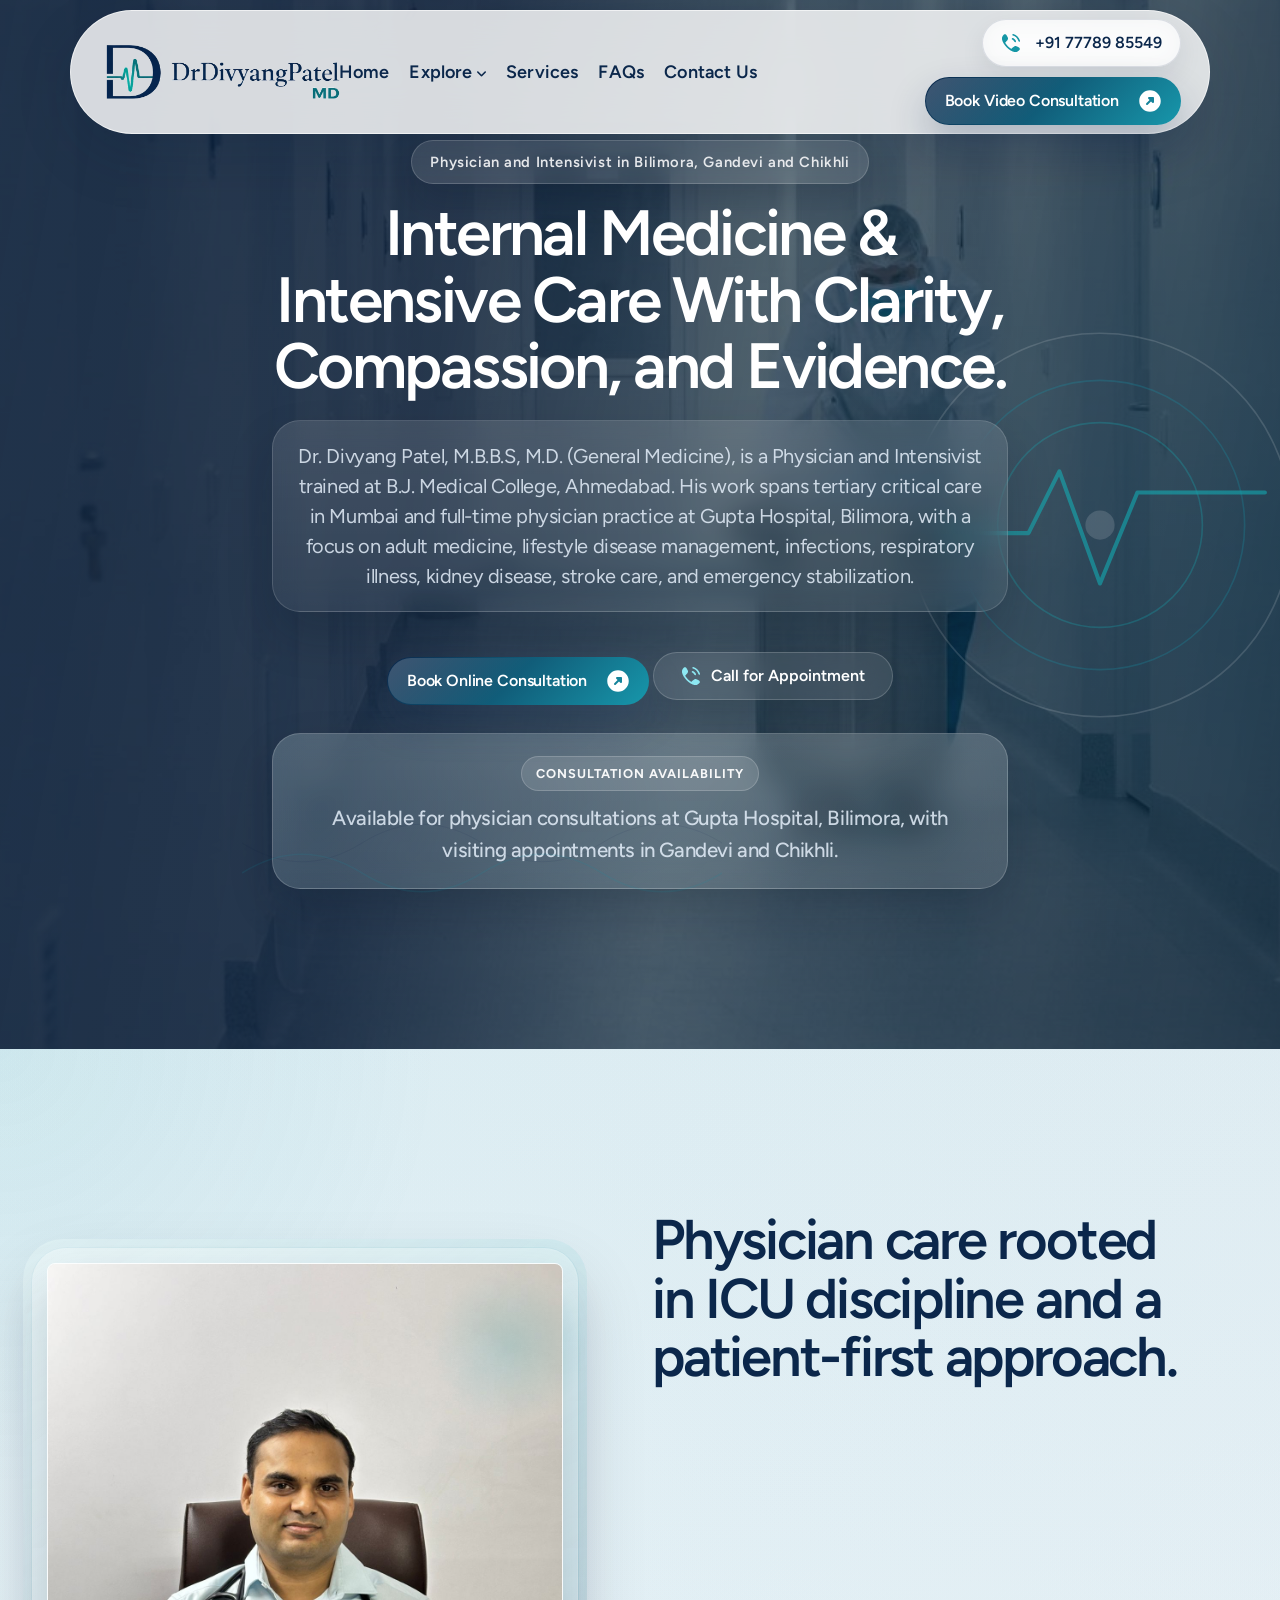
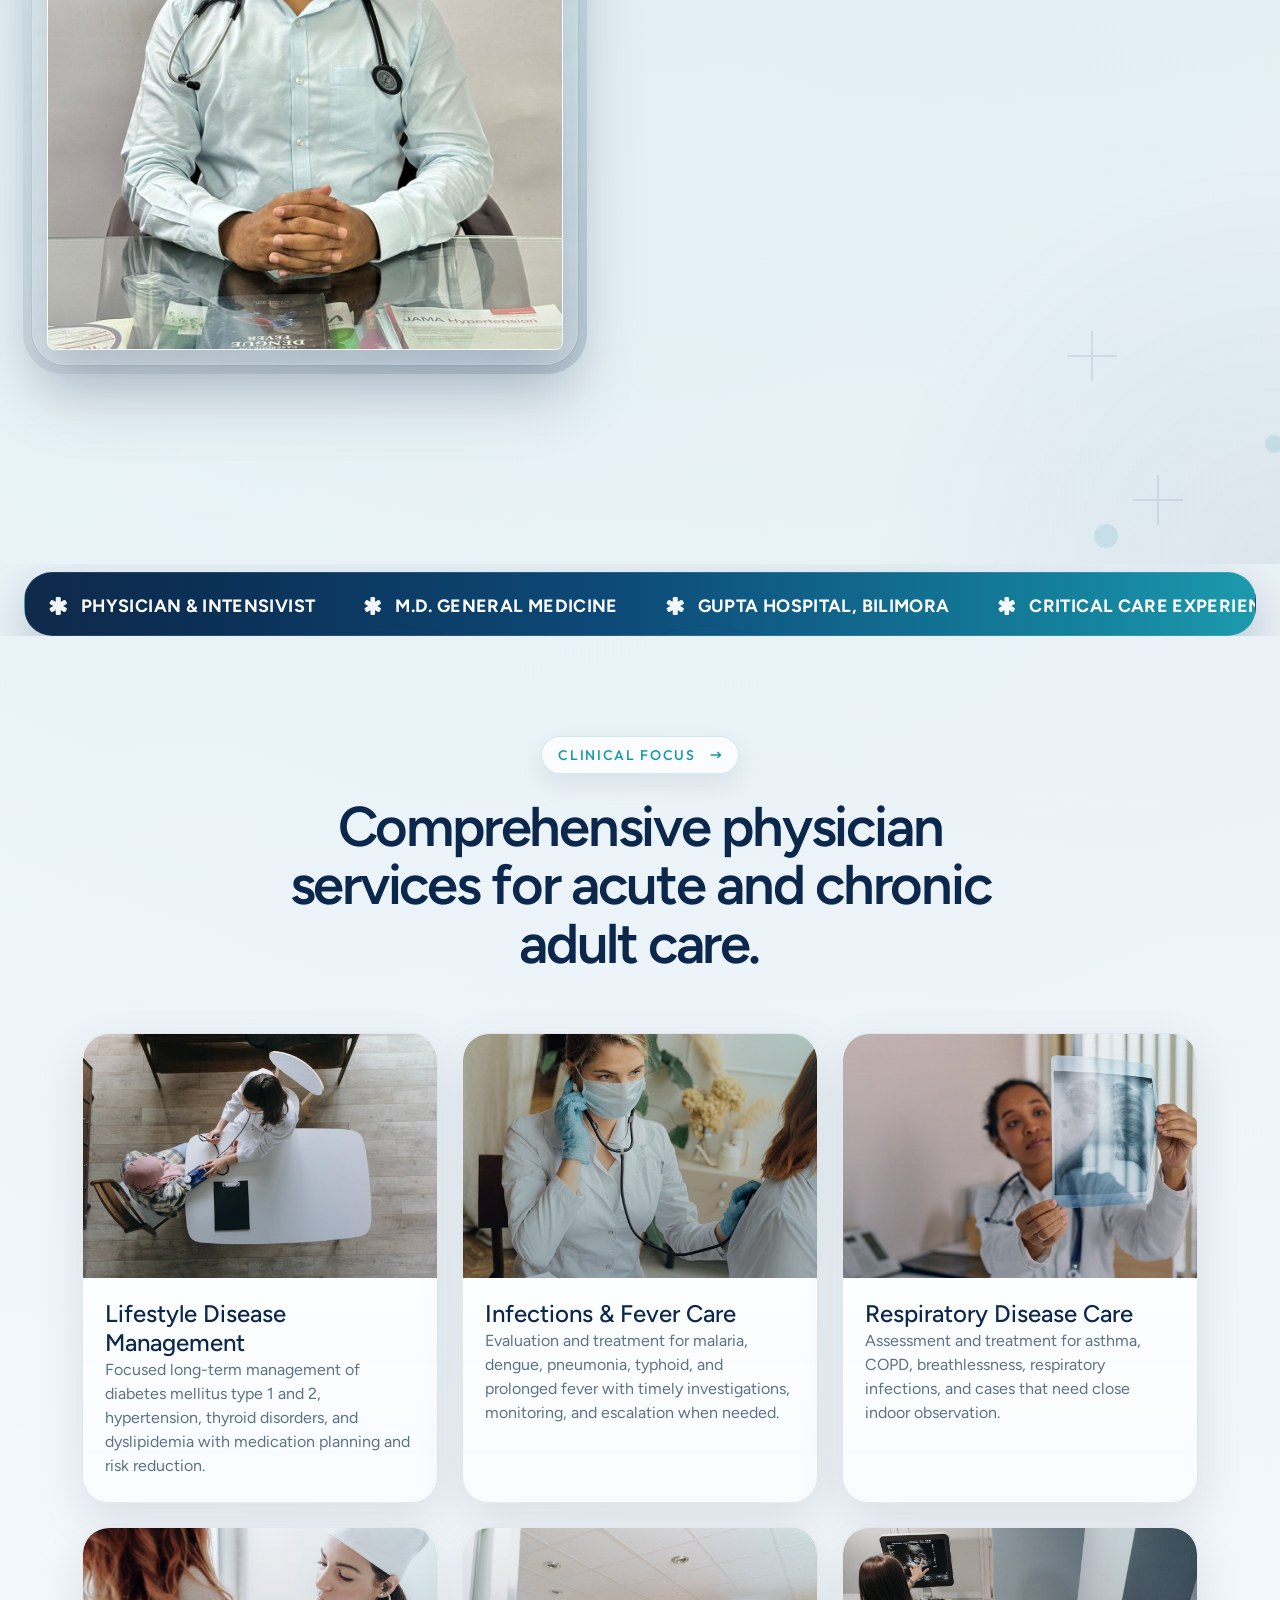
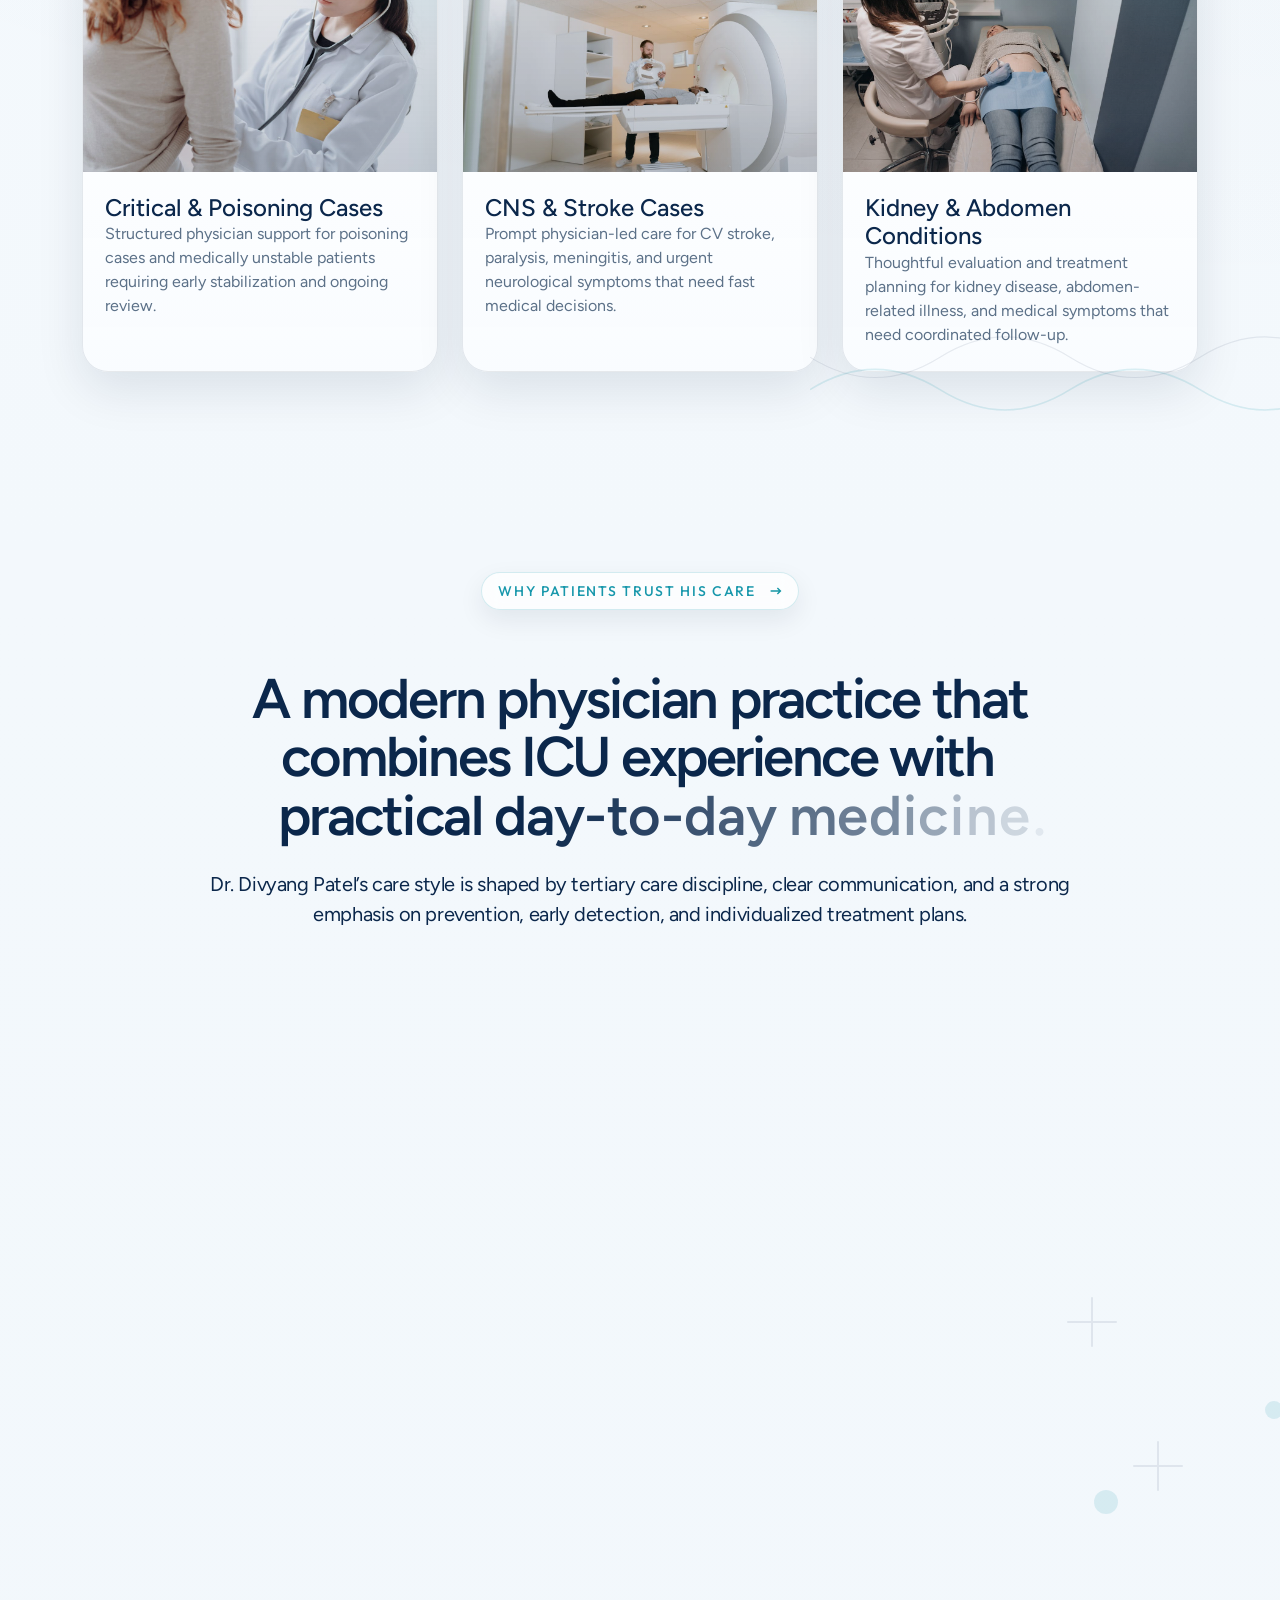
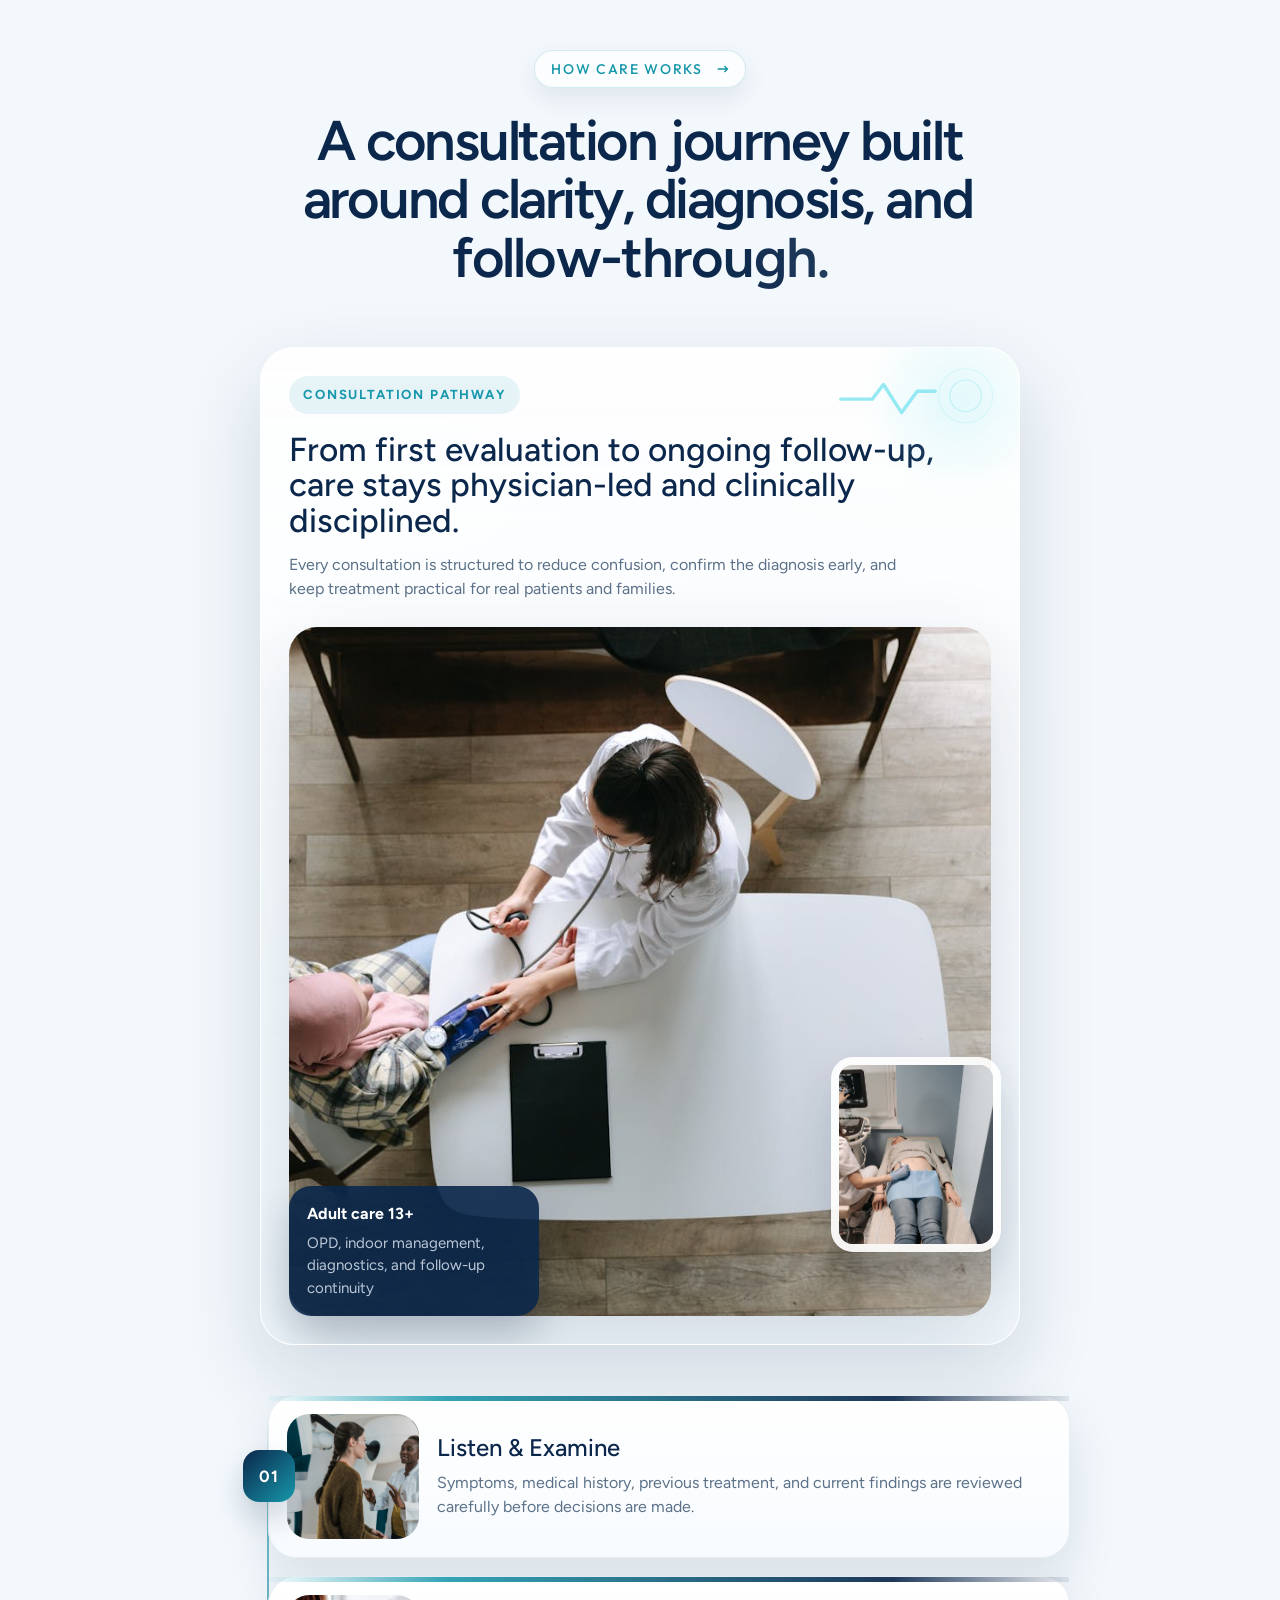
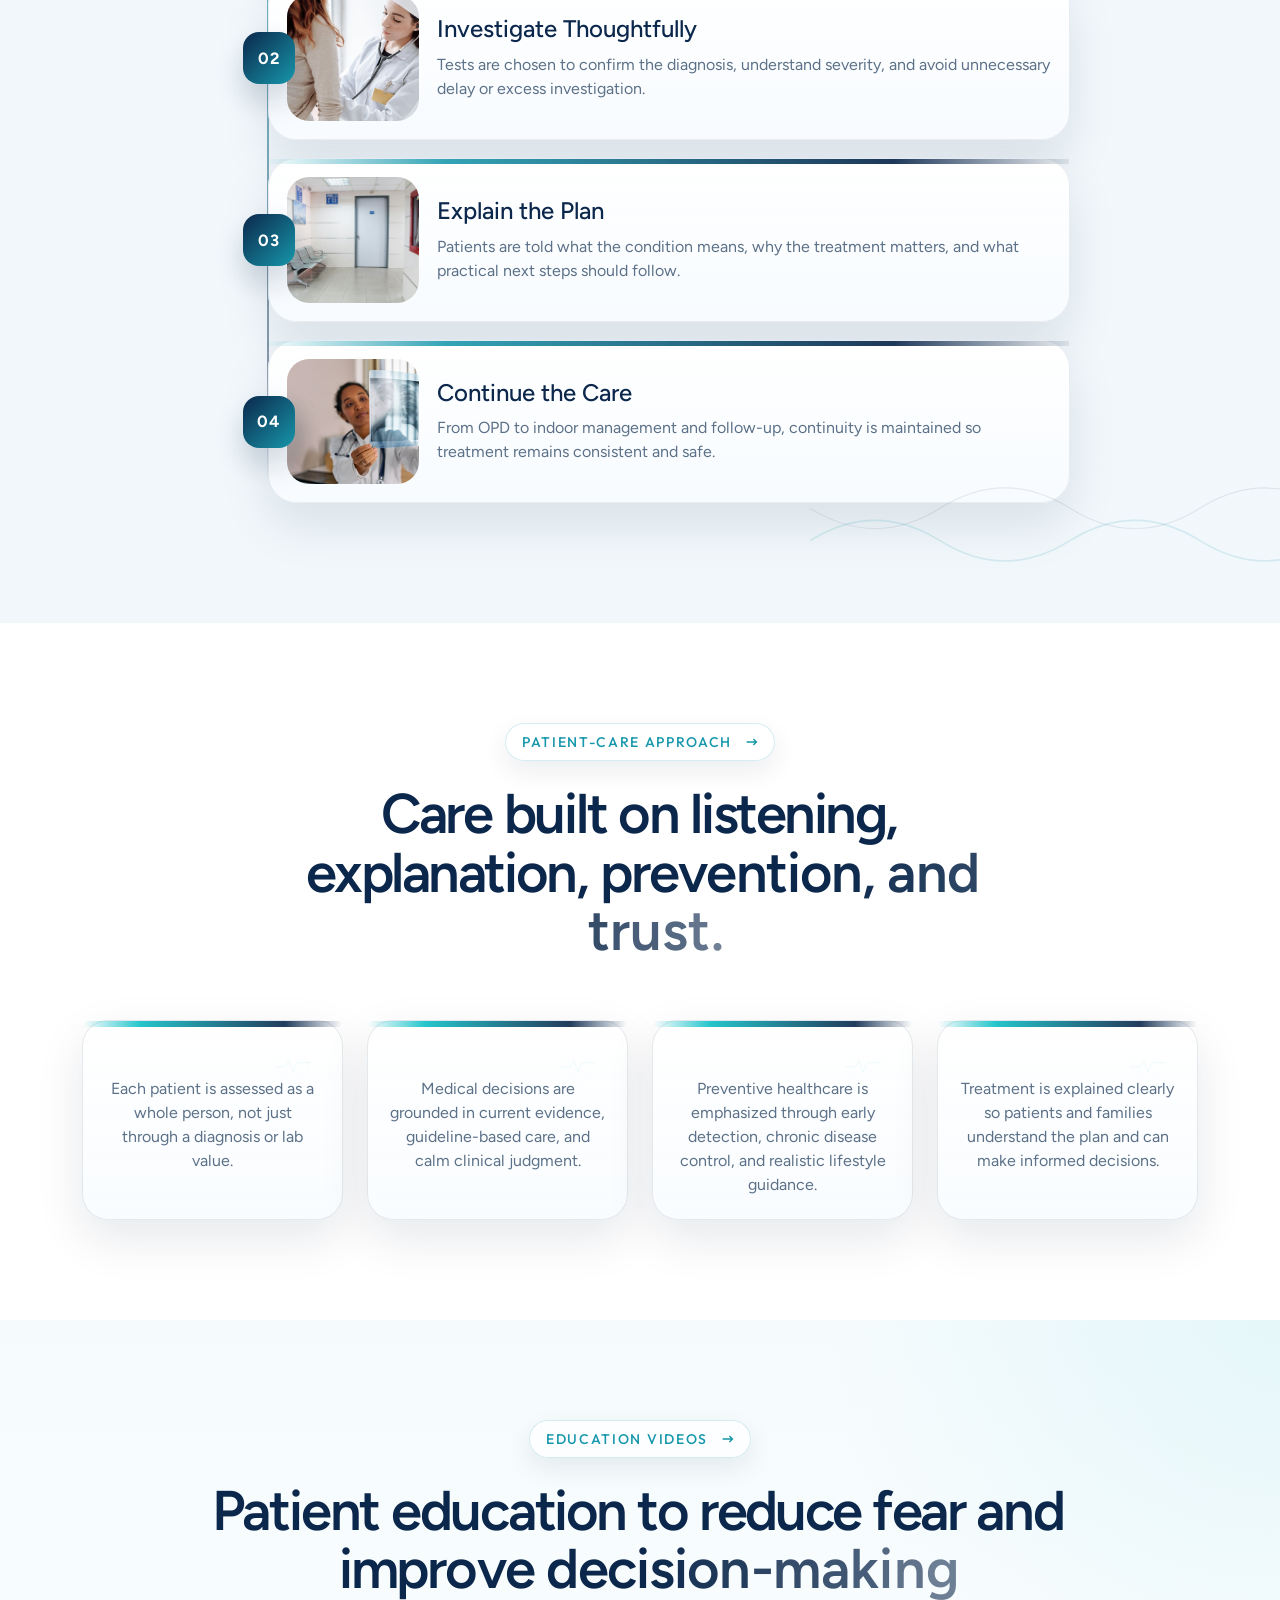
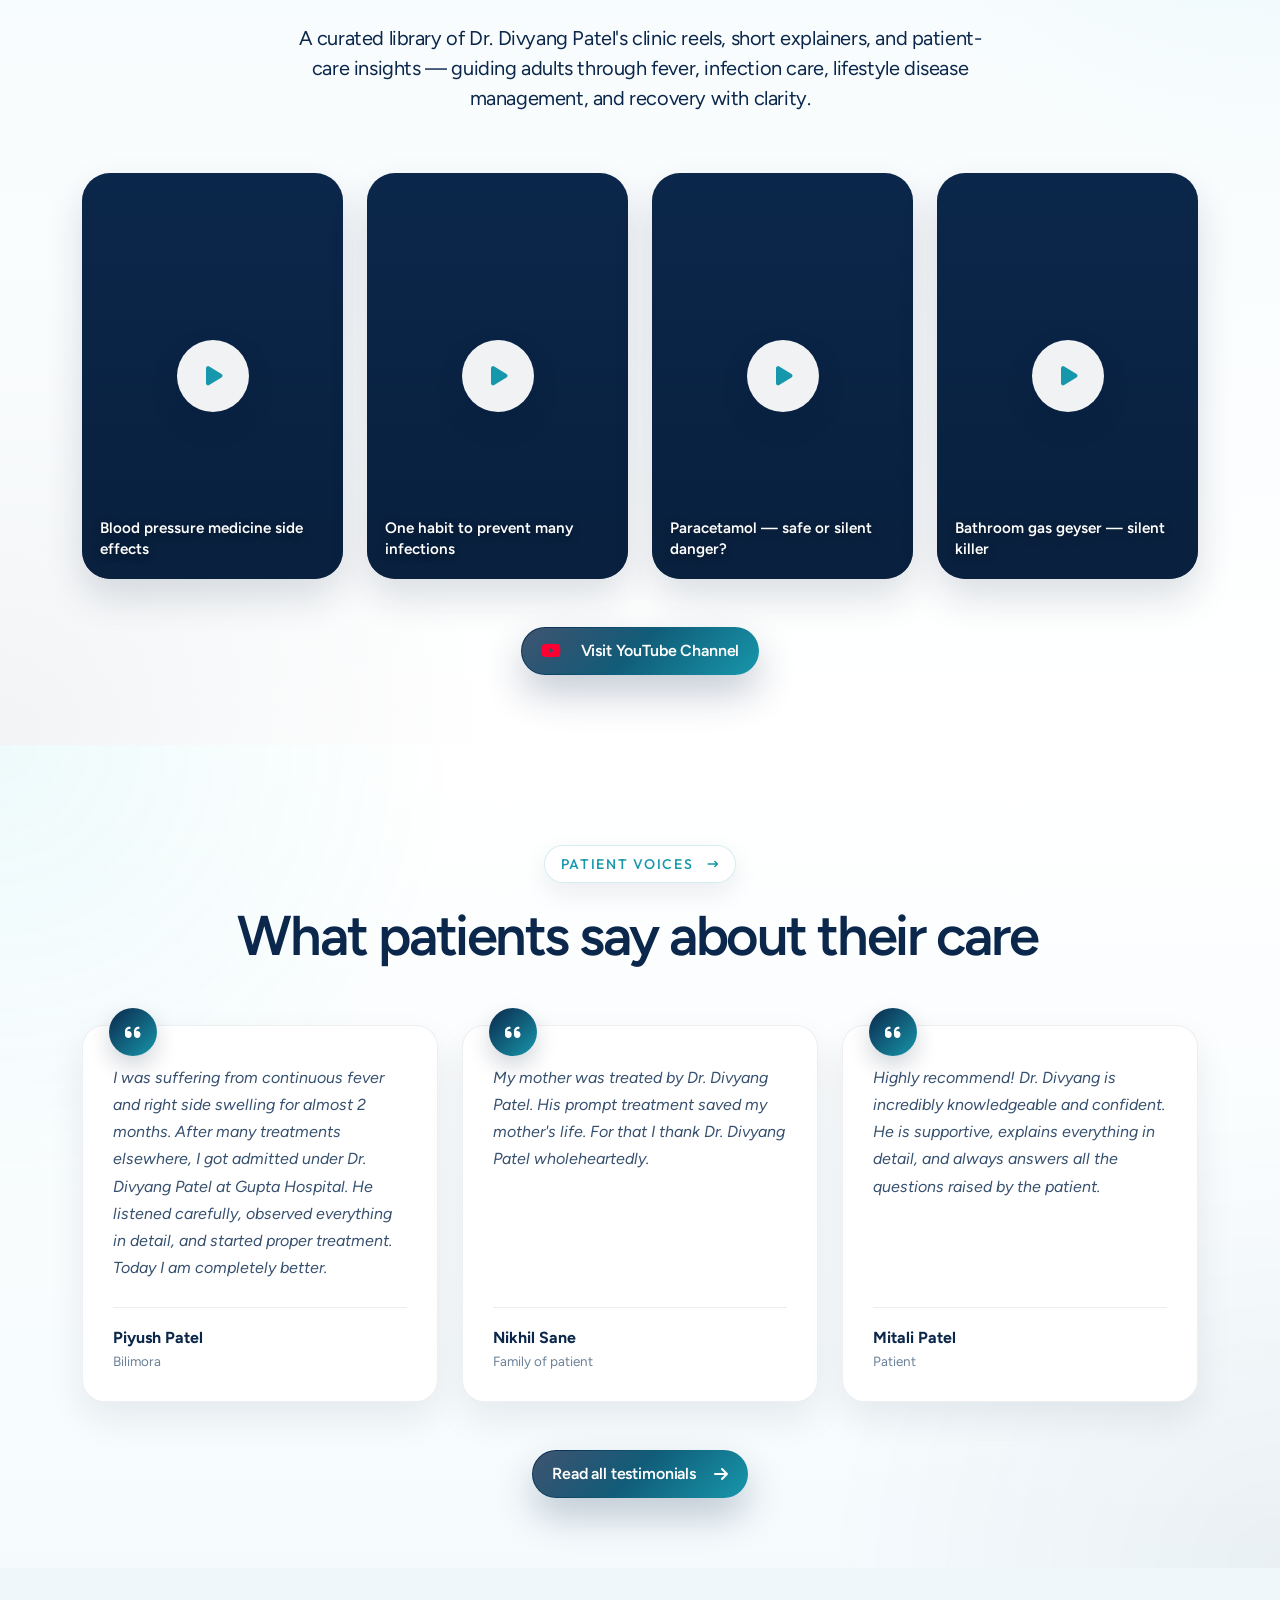
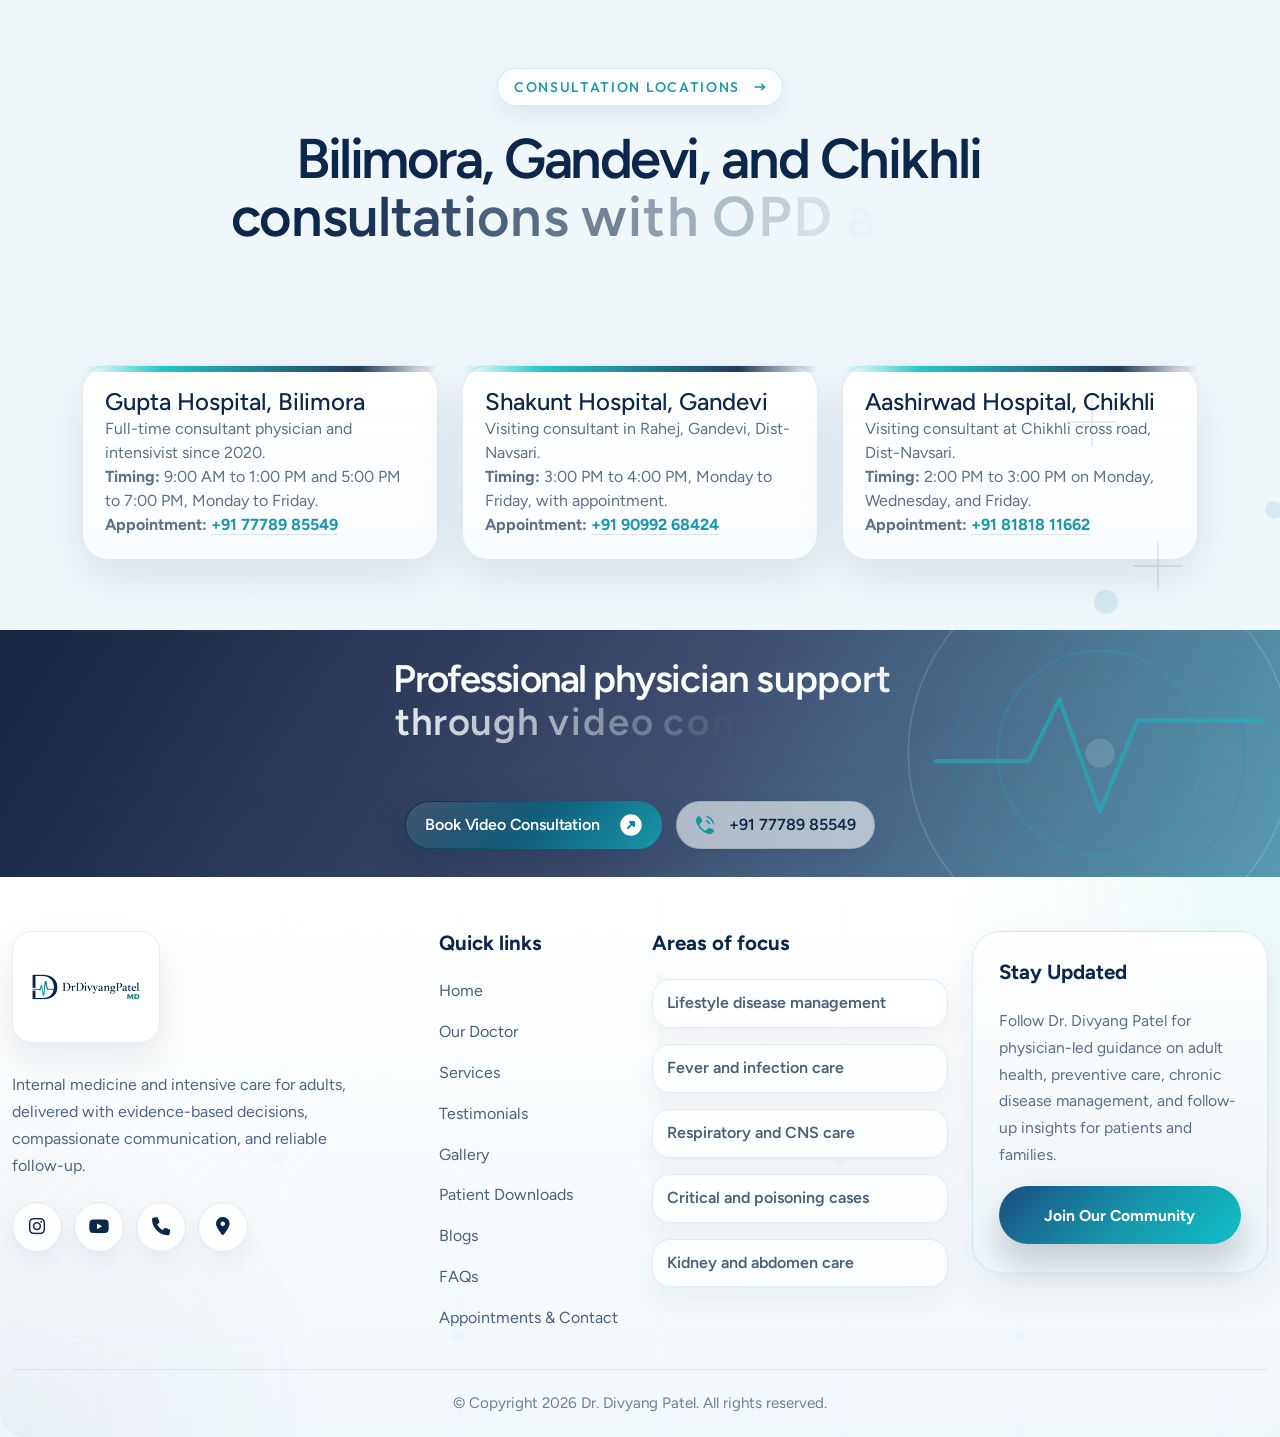
<file: index.html>
<!DOCTYPE html>
<html lang="en">
<head>
     <meta charset="UTF-8">
     <meta name="viewport" content="width=device-width, initial-scale=1.0">
     <title>Dr. Divyang Patel | Physician & Intensivist</title>

     <!--=====FAB ICON=======-->
    <link rel="shortcut icon" href="assets/drdivyangpatel/logo_transparent.png">

    <!--===== CSS LINK =======-->
    <link rel="stylesheet" href="assets/css/plugins/bootstrap.min.css">
    <link rel="stylesheet" href="assets/css/plugins/aos.css">
    <link rel="stylesheet" href="assets/css/plugins/fontawesome.css">
    <link rel="stylesheet" href="assets/css/plugins/magnific-popup.css">
    <link rel="stylesheet" href="assets/css/plugins/owlcarousel.min.css">
    <link rel="stylesheet" href="assets/css/plugins/sidebar.css">
    <link rel="stylesheet" href="assets/css/plugins/slick-slider.css">
    <link rel="stylesheet" href="assets/css/plugins/nice-select.css">
    <link rel="stylesheet" href="assets/css/plugins/swiper-bundle.css">
    <link rel="stylesheet" href="assets/css/main.css">
    <link rel="stylesheet" href="assets/css/drdivyang.css">

    <!-- Small inline styles to handle responsive video embeds used in the videos section -->
    <style>
      .video-responsive{position:relative;padding-bottom:56.25%;height:0;overflow:hidden}
      .video-responsive iframe,
      .video-responsive video{position:absolute;top:0;left:0;width:100%;height:100%}
      .video-card h4{margin-top:12px;font-size:1.05rem}
      .testimonial4-boxarea p{min-height:80px}
    </style>
    <!--=====  JS SCRIPT LINK =======-->
    <script src="assets/js/plugins/jquery-3-7-1.min.js"></script>

</head>
<body>

<!--===== PRELOADER STARTS =======-->
<div class="cs_preloader">
  <div class="cs_preloader_in dr-preloader-card">
    <div class="dr-preloader-logo-wrap">
      <img src="assets/drdivyangpatel/logo_transparent.png" alt="Dr. Divyang Patel logo" class="dr-preloader-logo">
    </div>
    <p class="dr-preloader-title">Dr. Divyang Patel</p>
    <p class="dr-preloader-subtitle">Physician & Intensivist</p>
    <div class="dr-preloader-bar" aria-hidden="true"><span></span></div>
    <p class="dr-preloader-loading">Preparing your consultation experience</p>
  </div>
</div>

<!--===== PRELOADER ENDS =======-->

<!--===== PROGRESS STARTS=======-->
<div class="paginacontainer">
     <div class="progress-wrap">
       <svg class="progress-circle svg-content" width="100%" height="100%" viewBox="-1 -1 102 102">
         <path d="M50,1 a49,49 0 0,1 0,98 a49,49 0 0,1 0,-98"/>
       </svg>
     </div>
   </div>
 <!--===== PROGRESS ENDS=======-->

<!--=====HEADER START=======-->
<header class="homepage4-body">
  <div id="vl-header-sticky" class="vl-header-area vl-transparent-header">
      <div class="container">
          <div class="row align-items-center row-bg1">
              <div class="col-lg-3 col-md-6 col-6">
                  <div class="vl-logo">
                      <a href="index.html"><img src="assets/drdivyangpatel/logo_transparent.png" alt=""></a>
                  </div>
              </div>
              <div class="col-lg-4 d-none d-lg-block">
                  <div class="vl-main-menu text-center">
                         <nav class="vl-mobile-menu-active">
<ul>
    <li class="has-dropdown">
        <a href="index.html">Home <span class="arrow-size"></i></span></a>
       
    </li>
    <li class="has-dropdown">
        <a href="#">Explore <span class="arrow-size"><i class="fa-solid fa-angle-down d-lg-inline d-none"></i></span></a>
        <ul class="sub-menu">
            <li><a href="doctor-divyang-patel.html">Our Doctor</a></li>
            <li><a href="testimonial.html">Testimonials</a></li>
            <li><a href="Gallery.html">Gallery</a></li>
            <li><a href="https://drdivyangpatelmd.exlyapp.com/blog">Blogs</a></li>
            <li><a href="downloads.html">Patient Downloads</a></li>
            <li><a href="assets/drdivyangpatel/Dhabkara%20no%20punarjanma.pdf" target="_blank" rel="noopener">સફેદ કોટની અંદરની સંવેદના</a></li>
        </ul>
    </li>
    <li class="has-dropdown">
        <a href="services.html">Services <span class="arrow-size"></i></span></a>
    </li>
    <li class="has-dropdown">
        <a href="faq.html">FAQs <span class="arrow-size"></i></span></a>
    </li>
    <li class="has-dropdown">
        <a href="contact.html">Contact Us <span class="arrow-size"></i></span></a>
    </li>
</ul>
                      </nav>
                  </div>
              </div>
              <div class="col-lg-5 col-md-6 col-6">
                <div class="vl-hero-btn d-none d-lg-block text-end">
                  <div class="btn-area1">
                    <a href="tel:+917778985549" class="phone"><svg xmlns="http://www.w3.org/2000/svg" width="20" height="20" viewBox="0 0 20 20" fill="none">
                        <g clip-path="url(#clip0_5825_4343)">
<path d="M4.32688 1.17598C4.79912 1.27359 5.1752 1.59087 5.40887 2.01006L6.15321 3.34544C6.42738 3.83727 6.65811 4.25117 6.80878 4.61098C6.96862 4.99266 7.06355 5.36904 7.02016 5.78518C6.97676 6.20131 6.80622 6.55001 6.57107 6.8905C6.3494 7.21148 6.03823 7.56888 5.66848 7.99356L4.57431 9.25038C4.37824 9.47563 4.2802 9.58821 4.27124 9.72896C4.26228 9.86971 4.34263 9.98996 4.50333 10.2304C5.87299 12.2796 7.71894 14.1262 9.76983 15.497C10.0103 15.6577 10.1305 15.738 10.2712 15.7291C10.412 15.7201 10.5247 15.6221 10.7498 15.426L12.0067 14.3318C12.4314 13.962 12.7888 13.6509 13.1098 13.4292C13.4502 13.194 13.799 13.0235 14.2151 12.9801C14.6312 12.9367 15.0077 13.0317 15.3893 13.1915C15.7491 13.3422 16.163 13.5729 16.6547 13.847L17.9902 14.5915C18.4094 14.8251 18.7267 15.2012 18.8243 15.6734C18.9229 16.1505 18.7775 16.6302 18.4562 17.0244C17.2904 18.4547 15.4227 19.3654 13.4633 18.9701C12.259 18.7272 11.0707 18.3225 9.63342 17.4982C6.74558 15.842 4.15636 13.2514 2.50212 10.367C1.67786 8.92963 1.2731 7.74134 1.03015 6.53696C0.634898 4.5776 1.54559 2.70987 2.9759 1.54412C3.37009 1.22284 3.84971 1.07736 4.32688 1.17598Z" fill="#1496a5"/>
<path fill-rule="evenodd" clip-rule="evenodd" d="M11.3062 1.54C11.4337 1.0978 11.8957 0.842779 12.3379 0.970388C15.5607 1.90041 18.099 4.43862 19.0292 7.66132C19.1567 8.1035 18.9017 8.56545 18.4596 8.69304C18.0174 8.8207 17.5554 8.5657 17.4278 8.1235C16.6565 5.45101 14.5483 3.34295 11.8757 2.57171C11.4336 2.4441 11.1786 1.98219 11.3062 1.54ZM10.7947 5.47187C10.9747 5.04825 11.4639 4.85066 11.8876 5.03055C13.2723 5.6186 14.381 6.72725 14.969 8.11199C15.1489 8.53562 14.9513 9.02487 14.5277 9.20479C14.1041 9.38462 13.6148 9.18704 13.4349 8.76345C13.0157 7.77614 12.2234 6.9839 11.2361 6.56463C10.8125 6.38474 10.6149 5.8955 10.7947 5.47187Z" fill="#1496a5"/>
                        </g>
                        <defs>
<clipPath id="clip0_5825_4343">
  <rect width="20" height="20" fill="white"/>
</clipPath>
                        </defs>
                      </svg> +91 77789 85549</a>
                    <a href="https://drdivyangpatelmd.exlyapp.com/cb578edf-0916-4bcf-a2c8-b572f93a51ea" class="vl-btn4">Book Video Consultation<span><svg xmlns="http://www.w3.org/2000/svg" width="22" height="22" viewBox="0 0 22 22" fill="none">
                        <path fill-rule="evenodd" clip-rule="evenodd" d="M11 0.25C5.06294 0.25 0.25 5.06294 0.25 11C0.25 16.9371 5.06294 21.75 11 21.75C16.9371 21.75 21.75 16.9371 21.75 11C21.75 5.06294 16.9371 0.25 11 0.25ZM10 7C9.5955 7 9.2309 7.24364 9.0761 7.61732C8.92134 7.99099 9.0069 8.42111 9.2929 8.70711L10.5858 10L7.29289 13.2929C6.90237 13.6834 6.90237 14.3166 7.29289 14.7071C7.68342 15.0976 8.31658 15.0976 8.70711 14.7071L12 11.4142L13.2929 12.7071C13.5789 12.9931 14.009 13.0787 14.3827 12.9239C14.7564 12.7691 15 12.4045 15 12V8C15 7.44772 14.5523 7 14 7H10Z" fill="white"/>
                      </svg></span></a>
                </div>
                </div>
                <div class="vl-header-action-item d-block d-lg-none">
                  <button type="button" class="vl-offcanvas-toggle">
                    <i class="fa-solid fa-bars-staggered"></i>
                  </button>
               </div>
              </div>
          </div>
      </div>
  </div>
</header>
 <!--=====HEADER END =======-->

<!--===== MOBILE HEADER STARTS =======-->
<div class="homepage4-body">
  <div class="vl-offcanvas">
    <div class="vl-offcanvas-wrapper">
        <div class="vl-offcanvas-header d-flex justify-content-between align-items-center mb-90">
            <div class="vl-offcanvas-logo">
            </div>
            <div class="vl-offcanvas-close">
               <button class="vl-offcanvas-close-toggle"><a href="index.html"><img src="assets/drdivyangpatel/logo_transparent.png" alt=""></a></button>
            </div>
        </div>

        <div class="vl-offcanvas-menu d-lg-none mb-40">
            <nav></nav>
        </div>

        <div class="space20"></div>
        <div class="vl-offcanvas-info">
            <div class="space20"></div>
            <span><a href="https://www.instagram.com/dr_divyangpatel_md?igsh=MXVoZnNqd2wxZHJ1Zg%3D%3D&utm_source=qr"> <i class="fa-regular fa-envelope"></i>@dr_divyangpatel_md</a></span>
            <span><a href="tel:+917778985549"><i class="fa-solid fa-phone"></i>+91 77789 85549</a></span>
            <span><a href="https://www.google.com/maps?q=Gupta+Hospital+Station+Road+Bilimora+Navsari+Gujarat"><i class="fa-solid fa-location-dot"></i> 
              Gupta Hospital
              <br>
              Station road, Bilimora, Dist-Navsari, Gujarat
            </a></span>
        </div>
        <!-- <div class="space20"></div>
        <div class="vl-offcanvas-social">
            <h3 class="vl-offcanvas-sm-title">Follow Us</h3>
            <div class="space20"></div> -->
            <!-- <a href="https://www.facebook.com/people/Kidney-Care-Hospital-and-Research-Center/100068045023616/"><i class="fab fa-facebook-f"></i></a>
            <a href="https://www.instagram.com/kidneyhospitaludaipur/"><i class="fab fa-instagram"></i></a> -->
         </div>
    </div>
</div>
<div class="vl-offcanvas-overlay"></div>
</div>
<!--===== MOBILE HEADER ENDS =======-->

<!--===== HERO AREA STARTS =======-->
<div class="hero4-section-area">
    <div class="dr-hero-video-wrap" aria-hidden="true">
        <video
          class="dr-hero-background-video"
          autoplay
          muted
          loop
          playsinline
          preload="metadata"
          poster="assets/videos/hospital-hallway-hero-poster.jpg"
        >
          <source src="assets/videos/hospital-hallway-hero.mp4" type="video/mp4">
        </video>
    </div>
    <div class="container">
        <div class="row align-items-center">
            <div class="col-lg-8">
                <div class="hero-header heading4">
                    <img src="assets/img/elements/elements12.png" alt="" class="elements12 keyframe5">
                    <div class="dr-hero-kicker" data-aos="fade-down" data-aos-duration="750">
                        Physician and Intensivist in Bilimora, Gandevi and Chikhli
                    </div>
                    <div class="space16"></div>
                    <h1 class="text-anime-style-3">
                        Internal Medicine & Intensive Care With Clarity, Compassion, and Evidence.
                    </h1>
                    <div class="space20"></div>
                    <p class="dr-hero-intro" data-aos="fade-left" data-aos-duration="900">
                        Dr. Divyang Patel, M.B.B.S, M.D. (General Medicine), is a Physician and Intensivist trained at B.J. Medical College, Ahmedabad. His work spans tertiary critical care in Mumbai and full-time physician practice at Gupta Hospital, Bilimora, with a focus on adult medicine, lifestyle disease management, infections, respiratory illness, kidney disease, stroke care, and emergency stabilization.
                    </p>
                    <div class="space40"></div>
                    <div class="btn-area1 dr-hero-actions" data-aos="fade-left" data-aos-duration="1000">
                        <a href="https://drdivyangpatelmd.exlyapp.com/cb578edf-0916-4bcf-a2c8-b572f93a51ea" class="vl-btn4 dr-hero-primary">Book Online Consultation<span><svg xmlns="http://www.w3.org/2000/svg" width="22" height="22" viewBox="0 0 22 22" fill="none"><path fill-rule="evenodd" clip-rule="evenodd" d="M11 0.25C5.06294 0.25 0.25 5.06294 0.25 11C0.25 16.9371 5.06294 21.75 11 21.75C16.9371 21.75 21.75 16.9371 21.75 11C21.75 5.06294 16.9371 0.25 11 0.25ZM10 7C9.5955 7 9.2309 7.24364 9.0761 7.61732C8.92134 7.99099 9.0069 8.42111 9.2929 8.70711L10.5858 10L7.29289 13.2929C6.90237 13.6834 6.90237 14.3166 7.29289 14.7071C7.68342 15.0976 8.31658 15.0976 8.70711 14.7071L12 11.4142L13.2929 12.7071C13.5789 12.9931 14.009 13.0787 14.3827 12.9239C14.7564 12.7691 15 12.4045 15 12V8C15 7.44772 14.5523 7 14 7H10Z" fill="white"/></svg></span></a>
                        <a href="tel:+917778985549" class="phone dr-hero-secondary"><svg xmlns="http://www.w3.org/2000/svg" width="20" height="20" viewBox="0 0 20 20" fill="none"><g clip-path="url(#clip0_hero_phone)"><path d="M4.32688 1.17598C4.79912 1.27359 5.1752 1.59087 5.40887 2.01006L6.15321 3.34544C6.42738 3.83727 6.65811 4.25117 6.80878 4.61098C6.96862 4.99266 7.06355 5.36904 7.02016 5.78518C6.97676 6.20131 6.80622 6.55001 6.57107 6.8905C6.3494 7.21148 6.03823 7.56888 5.66848 7.99356L4.57431 9.25038C4.37824 9.47563 4.2802 9.58821 4.27124 9.72896C4.26228 9.86971 4.34263 9.98996 4.50333 10.2304C5.87299 12.2796 7.71894 14.1262 9.76983 15.497C10.0103 15.6577 10.1305 15.738 10.2712 15.7291C10.412 15.7201 10.5247 15.6221 10.7498 15.426L12.0067 14.3318C12.4314 13.962 12.7888 13.6509 13.1098 13.4292C13.4502 13.194 13.799 13.0235 14.2151 12.9801C14.6312 12.9367 15.0077 13.0317 15.3893 13.1915C15.7491 13.3422 16.163 13.5729 16.6547 13.847L17.9902 14.5915C18.4094 14.8251 18.7267 15.2012 18.8243 15.6734C18.9229 16.1505 18.7775 16.6302 18.4562 17.0244C17.2904 18.4547 15.4227 19.3654 13.4633 18.9701C12.259 18.7272 11.0707 18.3225 9.63342 17.4982C6.74558 15.842 4.15636 13.2514 2.50212 10.367C1.67786 8.92963 1.2731 7.74134 1.03015 6.53696C0.634898 4.5776 1.54559 2.70987 2.9759 1.54412C3.37009 1.22284 3.84971 1.07736 4.32688 1.17598Z" fill="#8de8f2"/><path fill-rule="evenodd" clip-rule="evenodd" d="M11.3062 1.54C11.4337 1.0978 11.8957 0.842779 12.3379 0.970388C15.5607 1.90041 18.099 4.43862 19.0292 7.66132C19.1567 8.1035 18.9017 8.56545 18.4596 8.69304C18.0174 8.8207 17.5554 8.5657 17.4278 8.1235C16.6565 5.45101 14.5483 3.34295 11.8757 2.57171C11.4336 2.4441 11.1786 1.98219 11.3062 1.54ZM10.7947 5.47187C10.9747 5.04825 11.4639 4.85066 11.8876 5.03055C13.2723 5.6186 14.381 6.72725 14.969 8.11199C15.1489 8.53562 14.9513 9.02487 14.5277 9.20479C14.1041 9.38462 13.6148 9.18704 13.4349 8.76345C13.0157 7.77614 12.2234 6.9839 11.2361 6.56463C10.8125 6.38474 10.6149 5.8955 10.7947 5.47187Z" fill="#8de8f2"/></g><defs><clipPath id="clip0_hero_phone"><rect width="20" height="20" fill="white"/></clipPath></defs></svg>Call for Appointment</a>
                    </div>
                    <div class="dr-hero-note">
                        <span class="dr-hero-note-label">Consultation Availability</span>
                        <p>Available for physician consultations at Gupta Hospital, Bilimora, with visiting appointments in Gandevi and Chikhli.</p>
                    </div>
                </div>
            </div>
        </div>
    </div>
</div>
<!--===== HERO AREA ENDS =======-->

<!--===== ABOUT AREA STARTS =======-->
<div class="about4-section-area sp1">
  <div class="container">
    <div class="row align-items-center">
      <div class="col-lg-6">
        <div class="about-images-area">
          <div class="img1 image-anime reveal">
            <img src="assets/drdivyangpatel/Opd pic.jpg" alt="Dr. Divyang Patel">
          </div>
          <div class="img2">
            <img src="assets/img/elements/elements18.png" alt="" class="elements18 keyframe5">
          </div>
        </div>
      </div>

      <div class="col-lg-6">
        <div class="about4-heading heading4">
          <h5 class="vl-section-subtitle" data-aos="fade-left" data-aos-duration="800">
            About Dr. Divyang Patel
            <svg xmlns="http://www.w3.org/2000/svg" width="13" height="8" viewBox="0 0 13 8" fill="none"><path d="M0.667969 4.00033H11.049M8.00137 7.33366L11.3346 4.00033L8.0013 0.666992" stroke="#1496a5" stroke-width="1.5"/></svg>
          </h5>
          <div class="space24"></div>
          <h2 class="vl-section-title text-anime-style-3">
            Physician care rooted in ICU discipline and a patient-first approach.
          </h2>
          <div class="space24"></div>
          <p data-aos="fade-left" data-aos-duration="900">
            Dr. Divyang Patel believes that effective healthcare begins with understanding the patient as a whole person. His consultations focus on careful listening, clear explanation, practical treatment plans, and preventive guidance so patients can make informed decisions about their health.
            <br><br>
            He currently works as a full-time consultant physician and intensivist at Gupta Hospital, Bilimora, and also serves as a visiting consultant in Gandevi and Chikhli, helping adult patients above 13 years of age with acute illness, chronic disease control, and indoor care when needed.
          </p>

          <div class="row">
            <div class="col-lg-6">
              <div class="counter-boxarea" data-aos="fade-left" data-aos-duration="1000">
                <h2><span class="counter">3.5</span>+</h2>
                <div class="space16"></div>
                <p>Years in critical care at Kokilaben Hospital, Mumbai</p>
              </div>
            </div>
            <div class="col-lg-6">
              <div class="counter-boxarea" data-aos="fade-left" data-aos-duration="1100">
                <h2><span class="counter">2020</span></h2>
                <div class="space16"></div>
                <p>Full-time consultant physician at Gupta Hospital since</p>
              </div>
            </div>
            <div class="col-lg-6">
              <div class="counter-boxarea" data-aos="fade-left" data-aos-duration="1200">
                <h2><span class="counter">13</span>+</h2>
                <div class="space16"></div>
                <p>Years of age covered in OPD and indoor care</p>
              </div>
            </div>
            <div class="col-lg-6">
              <div class="counter-boxarea" data-aos="fade-left" data-aos-duration="1000">
                <h2><span class="counter">3</span></h2>
                <div class="space16"></div>
                <p>Current hospital associations across Bilimora and Navsari</p>
              </div>
            </div>
          </div>

        </div>
      </div>
    </div>
  </div>
</div>
<!--===== ABOUT AREA ENDS =======-->

<div class="slider4-section-area">
  <div class="marquee-wrap">
    <div class="marquee-text">
      <div class="brand-single-box"><h3><img src="assets/img/elements/elements1.png" alt=""> Physician & Intensivist</h3></div>
      <div class="brand-single-box"><h3><img src="assets/img/elements/elements1.png" alt=""> M.D. General Medicine</h3></div>
      <div class="brand-single-box"><h3><img src="assets/img/elements/elements1.png" alt=""> Gupta Hospital, Bilimora</h3></div>
      <div class="brand-single-box"><h3><img src="assets/img/elements/elements1.png" alt=""> Critical Care Experience</h3></div>
      <div class="brand-single-box"><h3><img src="assets/img/elements/elements1.png" alt=""> Diabetes & Hypertension Care</h3></div>
      <div class="brand-single-box"><h3><img src="assets/img/elements/elements1.png" alt=""> Infection Management</h3></div>
      <div class="brand-single-box"><h3><img src="assets/img/elements/elements1.png" alt=""> Respiratory & CNS Cases</h3></div>
      <div class="brand-single-box"><h3><img src="assets/img/elements/elements1.png" alt=""> Kidney & Abdomen Care</h3></div>
      <div class="brand-single-box" aria-hidden="true"><h3><img src="assets/img/elements/elements1.png" alt=""> Physician & Intensivist</h3></div>
      <div class="brand-single-box" aria-hidden="true"><h3><img src="assets/img/elements/elements1.png" alt=""> M.D. General Medicine</h3></div>
      <div class="brand-single-box" aria-hidden="true"><h3><img src="assets/img/elements/elements1.png" alt=""> Gupta Hospital, Bilimora</h3></div>
      <div class="brand-single-box" aria-hidden="true"><h3><img src="assets/img/elements/elements1.png" alt=""> Critical Care Experience</h3></div>
      <div class="brand-single-box" aria-hidden="true"><h3><img src="assets/img/elements/elements1.png" alt=""> Diabetes & Hypertension Care</h3></div>
      <div class="brand-single-box" aria-hidden="true"><h3><img src="assets/img/elements/elements1.png" alt=""> Infection Management</h3></div>
      <div class="brand-single-box" aria-hidden="true"><h3><img src="assets/img/elements/elements1.png" alt=""> Respiratory & CNS Cases</h3></div>
      <div class="brand-single-box" aria-hidden="true"><h3><img src="assets/img/elements/elements1.png" alt=""> Kidney & Abdomen Care</h3></div>
    </div>
  </div>
</div>

<!--===== SERVICE AREA STARTS =======-->
<div class="service4-section-area sp1">
  <div class="container">
    <div class="row">
      <div class="col-lg-8 m-auto">
        <div class="heading4 text-center space-margin60">
          <h5 class="vl-section-subtitle">Clinical Focus<svg xmlns="http://www.w3.org/2000/svg" width="13" height="8" viewBox="0 0 13 8" fill="none"><path d="M0.667969 4.00033H11.049M8.00137 7.33366L11.3346 4.00033L8.0013 0.666992" stroke="#1496a5" stroke-width="1.5"/></svg></h5>
          <div class="space24"></div>
          <h2 class="vl-section-title text-anime-style-3">Comprehensive physician services for acute and chronic adult care.</h2>
        </div>
      </div>
    </div>
    <div class="row g-4">
      <div class="col-lg-4 col-md-6"><div class="location-card dr-service-card"><div class="dr-service-media"><img src="assets/service-images/lifestyle-disease-management.jpg" alt="Blood pressure and chronic disease consultation"></div><div class="dr-service-copy"><h4>Lifestyle Disease Management</h4><p>Focused long-term management of diabetes mellitus type 1 and 2, hypertension, thyroid disorders, and dyslipidemia with medication planning and risk reduction.</p></div></div></div>
      <div class="col-lg-4 col-md-6"><div class="location-card dr-service-card"><div class="dr-service-media"><img src="assets/service-images/infections-fever-care.jpg" alt="Doctor examining patient for fever and infection care"></div><div class="dr-service-copy"><h4>Infections & Fever Care</h4><p>Evaluation and treatment for malaria, dengue, pneumonia, typhoid, and prolonged fever with timely investigations, monitoring, and escalation when needed.</p></div></div></div>
      <div class="col-lg-4 col-md-6"><div class="location-card dr-service-card"><div class="dr-service-media"><img src="assets/service-images/respiratory-disease-care.jpg" alt="Respiratory disease assessment using lung imaging"></div><div class="dr-service-copy"><h4>Respiratory Disease Care</h4><p>Assessment and treatment for asthma, COPD, breathlessness, respiratory infections, and cases that need close indoor observation.</p></div></div></div>
      <div class="col-lg-4 col-md-6"><div class="location-card dr-service-card"><div class="dr-service-media"><img src="assets/service-images/critical-poisoning-cases.jpg" alt="Urgent physician evaluation in a clinical setting"></div><div class="dr-service-copy"><h4>Critical & Poisoning Cases</h4><p>Structured physician support for poisoning cases and medically unstable patients requiring early stabilization and ongoing review.</p></div></div></div>
      <div class="col-lg-4 col-md-6"><div class="location-card dr-service-card"><div class="dr-service-media"><img src="assets/service-images/cns-stroke-cases.jpg" alt="MRI-based neurological evaluation"></div><div class="dr-service-copy"><h4>CNS & Stroke Cases</h4><p>Prompt physician-led care for CV stroke, paralysis, meningitis, and urgent neurological symptoms that need fast medical decisions.</p></div></div></div>
      <div class="col-lg-4 col-md-6"><div class="location-card dr-service-card"><div class="dr-service-media"><img src="assets/service-images/kidney-abdomen-conditions.jpg" alt="Ultrasound-based kidney and abdomen assessment"></div><div class="dr-service-copy"><h4>Kidney & Abdomen Conditions</h4><p>Thoughtful evaluation and treatment planning for kidney disease, abdomen-related illness, and medical symptoms that need coordinated follow-up.</p></div></div></div>
    </div>
  </div>
</div>
<!--===== SERVICE AREA ENDS =======-->

<div class="service-benefites-section-area sp2">
  <div class="container">
    <div class="row"><div class="col-lg-6 m-auto"><div class="heading4 text-center space-margin60"><h5 class="vl-section-subtitle">Why Patients Trust His Care<svg xmlns="http://www.w3.org/2000/svg" width="13" height="8" viewBox="0 0 13 8" fill="none"><path d="M0.667969 4.00033H11.049M8.00137 7.33366L11.3346 4.00033L8.0013 0.666992" stroke="#1496a5" stroke-width="1.5" /></svg></h5></div></div></div>
    <div class="row"><div class="col-lg-10 m-auto"><div class="heading4 text-center space-margin60"><h2 class="vl-section-title text-anime-style-3">A modern physician practice that combines ICU experience with practical day-to-day medicine.</h2><div class="space24"></div><p>Dr. Divyang Patel’s care style is shaped by tertiary care discipline, clear communication, and a strong emphasis on prevention, early detection, and individualized treatment plans.</p></div></div></div>
    <div class="row"><div class="col-lg-12"><div class="benefites-box"><div class="row">
      <div class="col-lg-6 col-md-6" data-aos="fade-up" data-aos-duration="900"><div class="benefites-widget-boxarea"><div class="icons"><img src="assets/img/icons/hero-icon3.svg" alt=""></div><div class="content-area"><a class="title">Evidence-Based Decisions</a><div class="space16"></div><p>Treatment choices are guided by current scientific evidence, clear diagnosis, and careful clinical judgment.</p></div></div></div>
      <div class="col-lg-6 col-md-6" data-aos="fade-up" data-aos-duration="1000"><div class="benefites-widget-boxarea"><div class="icons"><img src="assets/img/icons/hero-icon4.svg" alt=""></div><div class="content-area"><a class="title">Preventive Healthcare Focus</a><div class="space16"></div><p>Chronic disease risk reduction, timely investigations, and lifestyle advice are built into routine care.</p></div></div></div>
      <div class="col-lg-6 col-md-6" data-aos="fade-up" data-aos-duration="1100"><div class="benefites-widget-boxarea"><div class="icons"><img src="assets/img/icons/hero-icon2.svg" alt=""></div><div class="content-area"><a class="title">Clear Patient Communication</a><div class="space16"></div><p>Medical conditions and treatment options are explained in simple language so patients can decide with confidence.</p></div></div></div>
      <div class="col-lg-6 col-md-6" data-aos="fade-up" data-aos-duration="1200"><div class="benefites-widget-boxarea"><div class="icons"><img src="assets/img/icons/hero-icon1.svg" alt=""></div><div class="content-area"><a class="title">Indoor & Diagnostic Support</a><div class="space16"></div><p>OPD, indoor care, ECG, 2D-ECHO, X-ray, laboratory support, and physiotherapy are integrated into patient care.</p></div></div></div>
    </div></div></div></div>
  </div>
</div>

<div class="works4-section-area sp6">
  <div class="container">
    <div class="row"><div class="col-lg-8 m-auto"><div class="heading4 text-center space-margin60"><h5 class="vl-section-subtitle">How Care Works<svg xmlns="http://www.w3.org/2000/svg" width="13" height="8" viewBox="0 0 13 8" fill="none"><path d="M0.667969 4.00033H11.049M8.00137 7.33366L11.3346 4.00033L8.0013 0.666992" stroke="#1496a5" stroke-width="1.5"/></svg></h5><div class="space24"></div><h2 class="vl-section-title text-anime-style-3">A consultation journey built around clarity, diagnosis, and follow-through.</h2></div></div></div>
    <div class="dr-care-journey">
      <div class="row align-items-center g-4">
        <div class="col-xl-5 col-lg-12">
          <div class="dr-journey-visual">
            <div class="dr-journey-visual-copy">
              <span class="dr-journey-eyebrow">Consultation pathway</span>
              <h3>From first evaluation to ongoing follow-up, care stays physician-led and clinically disciplined.</h3>
              <p>Every consultation is structured to reduce confusion, confirm the diagnosis early, and keep treatment practical for real patients and families.</p>
            </div>
            <div class="dr-journey-visual-main">
              <img src="assets/service-images/lifestyle-disease-management.jpg" alt="Physician consultation environment for adult care">
            </div>
            <div class="dr-journey-visual-float">
              <img src="assets/service-images/kidney-abdomen-conditions.jpg" alt="Hospital diagnostic imaging environment">
            </div>
            <div class="dr-journey-stat">
              <strong>Adult care 13+</strong>
              <span>OPD, indoor management, diagnostics, and follow-up continuity</span>
            </div>
            <div class="dr-journey-svg" aria-hidden="true">
              <svg viewBox="0 0 320 120" fill="none" xmlns="http://www.w3.org/2000/svg">
                <circle cx="250" cy="60" r="48" stroke="rgba(141,232,242,0.28)" stroke-width="2"/>
                <circle cx="250" cy="60" r="28" stroke="rgba(141,232,242,0.5)" stroke-width="2"/>
                <path d="M28 66H84L104 40L136 90L164 52L196 52" stroke="#8DE8F2" stroke-width="6" stroke-linecap="round" stroke-linejoin="round"/>
              </svg>
            </div>
          </div>
        </div>
        <div class="col-xl-7 col-lg-12">
          <div class="dr-journey-steps">
            <div class="dr-journey-step">
              <span class="dr-step-no">01</span>
              <div class="dr-journey-step-thumb"><img src="assets/web-images/consultation-room.jpg" alt="Patient consultation and examination"></div>
              <div class="dr-journey-step-copy">
                <h4>Listen & Examine</h4>
                <p>Symptoms, medical history, previous treatment, and current findings are reviewed carefully before decisions are made.</p>
              </div>
            </div>
            <div class="dr-journey-step">
              <span class="dr-step-no">02</span>
              <div class="dr-journey-step-thumb"><img src="assets/service-images/critical-poisoning-cases.jpg" alt="Critical care monitoring and investigation setup"></div>
              <div class="dr-journey-step-copy">
                <h4>Investigate Thoughtfully</h4>
                <p>Tests are chosen to confirm the diagnosis, understand severity, and avoid unnecessary delay or excess investigation.</p>
              </div>
            </div>
            <div class="dr-journey-step">
              <span class="dr-step-no">03</span>
              <div class="dr-journey-step-thumb"><img src="assets/web-images/waiting-room.jpg" alt="Comfortable clinical discussion environment"></div>
              <div class="dr-journey-step-copy">
                <h4>Explain the Plan</h4>
                <p>Patients are told what the condition means, why the treatment matters, and what practical next steps should follow.</p>
              </div>
            </div>
            <div class="dr-journey-step">
              <span class="dr-step-no">04</span>
              <div class="dr-journey-step-thumb"><img src="assets/service-images/respiratory-disease-care.jpg" alt="Follow-up consultation and diagnostic support"></div>
              <div class="dr-journey-step-copy">
                <h4>Continue the Care</h4>
                <p>From OPD to indoor management and follow-up, continuity is maintained so treatment remains consistent and safe.</p>
              </div>
            </div>
          </div>
        </div>
      </div>
    </div>
  </div>
</div>

<div class="testimonial4-section-area sp1" style="background-image: url(assets/img/all-images/bg/bg6.png); background-position: center; background-repeat: no-repeat; background-size: cover;">
  <div class="container">
    <div class="row"><div class="col-lg-8 m-auto"><div class="heading4 text-center space-margin60"><h5 class="vl-section-subtitle">Patient-Care Approach <svg xmlns="http://www.w3.org/2000/svg" width="13" height="8" viewBox="0 0 13 8" fill="none"><path d="M0.667969 4.00033H11.049M8.00137 7.33366L11.3346 4.00033L8.0013 0.666992" stroke="#1496a5" stroke-width="1.5"/></svg></h5><div class="space24"></div><h2 class="vl-section-title text-anime-style-3">Care built on listening, explanation, prevention, and trust.</h2></div></div></div>
    <div class="row g-4">
      <div class="col-lg-3 col-md-6"><div class="testimonial4-boxarea"><div class="space16"></div><p style="text-align:center;">Each patient is assessed as a whole person, not just through a diagnosis or lab value.</p></div></div>
      <div class="col-lg-3 col-md-6"><div class="testimonial4-boxarea"><div class="space16"></div><p style="text-align:center;">Medical decisions are grounded in current evidence, guideline-based care, and calm clinical judgment.</p></div></div>
      <div class="col-lg-3 col-md-6"><div class="testimonial4-boxarea"><div class="space16"></div><p style="text-align:center;">Preventive healthcare is emphasized through early detection, chronic disease control, and realistic lifestyle guidance.</p></div></div>
      <div class="col-lg-3 col-md-6"><div class="testimonial4-boxarea"><div class="space16"></div><p style="text-align:center;">Treatment is explained clearly so patients and families understand the plan and can make informed decisions.</p></div></div>
    </div>
  </div>
</div>

<!--===== EDUCATION VIDEOS AREA STARTS =======-->
<div class="dr-video-section-area sp2">
  <div class="container">
    <div class="row"><div class="col-lg-10 m-auto"><div class="heading4 text-center space-margin60"><h5 class="vl-section-subtitle">Education Videos <svg xmlns="http://www.w3.org/2000/svg" width="13" height="8" viewBox="0 0 13 8" fill="none"><path d="M0.667969 4.00033H11.049M8.00137 7.33366L11.3346 4.00033L8.0013 0.666992" stroke="#1496a5" stroke-width="1.5"/></svg></h5><div class="space24"></div><h2 class="vl-section-title text-anime-style-3">Patient education to reduce fear and improve decision-making</h2><div class="space24"></div><p class="dr-video-section-lead">A curated library of Dr. Divyang Patel's clinic reels, short explainers, and patient-care insights — guiding adults through fever, infection care, lifestyle disease management, and recovery with clarity.</p></div></div></div>
    <div class="row g-4 dr-video-grid">
      <div class="col-lg-3 col-md-6">
        <a href="https://www.youtube.com/watch?v=Y07LTXeRGzY" class="dr-video-card popup-youtube" style="background-image: url('https://img.youtube.com/vi/Y07LTXeRGzY/maxresdefault.jpg');" aria-label="Play: Blood pressure medicine side effects">
          <span class="dr-video-play" aria-hidden="true"><i class="fa-solid fa-play"></i></span>
          <span class="dr-video-caption">Blood pressure medicine side effects</span>
        </a>
      </div>
      <div class="col-lg-3 col-md-6">
        <a href="https://www.youtube.com/watch?v=QMqaw-RCkXA" class="dr-video-card popup-youtube" style="background-image: url('https://img.youtube.com/vi/QMqaw-RCkXA/maxresdefault.jpg');" aria-label="Play: One simple habit can save you from many infections">
          <span class="dr-video-play" aria-hidden="true"><i class="fa-solid fa-play"></i></span>
          <span class="dr-video-caption">One habit to prevent many infections</span>
        </a>
      </div>
      <div class="col-lg-3 col-md-6">
        <a href="https://www.youtube.com/watch?v=qqEwCN4nDL4" class="dr-video-card popup-youtube" style="background-image: url('https://img.youtube.com/vi/qqEwCN4nDL4/maxresdefault.jpg');" aria-label="Play: Paracetamol — Safe or Silent Danger?">
          <span class="dr-video-play" aria-hidden="true"><i class="fa-solid fa-play"></i></span>
          <span class="dr-video-caption">Paracetamol — safe or silent danger?</span>
        </a>
      </div>
      <div class="col-lg-3 col-md-6">
        <a href="https://www.youtube.com/watch?v=FouOV63RUoc" class="dr-video-card popup-youtube" style="background-image: url('https://img.youtube.com/vi/FouOV63RUoc/maxresdefault.jpg');" aria-label="Play: Bathroom gas geyser silent danger">
          <span class="dr-video-play" aria-hidden="true"><i class="fa-solid fa-play"></i></span>
          <span class="dr-video-caption">Bathroom gas geyser — silent killer</span>
        </a>
      </div>
    </div>
    <div class="dr-video-cta-row">
      <a href="https://www.youtube.com/@dr.divyangpatel02" target="_blank" rel="noopener" class="vl-btn4 dr-video-channel-btn"><i class="fa-brands fa-youtube"></i>Visit YouTube Channel</a>
    </div>
  </div>
</div>
<!--===== EDUCATION VIDEOS AREA ENDS =======-->

<!--===== TESTIMONIALS GLIMPSE STARTS =======-->
<div class="dr-testimonials-glimpse sp2">
  <div class="container">
    <div class="row"><div class="col-lg-10 m-auto"><div class="heading4 text-center space-margin60"><h5 class="vl-section-subtitle">Patient Voices <svg xmlns="http://www.w3.org/2000/svg" width="13" height="8" viewBox="0 0 13 8" fill="none"><path d="M0.667969 4.00033H11.049M8.00137 7.33366L11.3346 4.00033L8.0013 0.666992" stroke="#1496a5" stroke-width="1.5"/></svg></h5><div class="space24"></div><h2 class="vl-section-title text-anime-style-3">What patients say about their care</h2></div></div></div>
    <div class="row g-4 dr-testimonial-grid">
      <div class="col-lg-4 col-md-6">
        <div class="dr-testimonial-card">
          <span class="dr-testimonial-quote-mark" aria-hidden="true"><i class="fa-solid fa-quote-left"></i></span>
          <p class="dr-testimonial-text">I was suffering from continuous fever and right side swelling for almost 2 months. After many treatments elsewhere, I got admitted under Dr. Divyang Patel at Gupta Hospital. He listened carefully, observed everything in detail, and started proper treatment. Today I am completely better.</p>
          <div class="dr-testimonial-author">
            <div>
              <strong>Piyush Patel</strong>
              <span>Bilimora</span>
            </div>
          </div>
        </div>
      </div>
      <div class="col-lg-4 col-md-6">
        <div class="dr-testimonial-card">
          <span class="dr-testimonial-quote-mark" aria-hidden="true"><i class="fa-solid fa-quote-left"></i></span>
          <p class="dr-testimonial-text">My mother was treated by Dr. Divyang Patel. His prompt treatment saved my mother's life. For that I thank Dr. Divyang Patel wholeheartedly.</p>
          <div class="dr-testimonial-author">
            <div>
              <strong>Nikhil Sane</strong>
              <span>Family of patient</span>
            </div>
          </div>
        </div>
      </div>
      <div class="col-lg-4 col-md-6">
        <div class="dr-testimonial-card">
          <span class="dr-testimonial-quote-mark" aria-hidden="true"><i class="fa-solid fa-quote-left"></i></span>
          <p class="dr-testimonial-text">Highly recommend! Dr. Divyang is incredibly knowledgeable and confident. He is supportive, explains everything in detail, and always answers all the questions raised by the patient.</p>
          <div class="dr-testimonial-author">
            <div>
              <strong>Mitali Patel</strong>
              <span>Patient</span>
            </div>
          </div>
        </div>
      </div>
    </div>
    <div class="dr-testimonials-cta-row">
      <a href="testimonial.html" class="vl-btn4">Read all testimonials <span class="dr-btn-icon"><i class="fa-solid fa-arrow-right"></i></span></a>
    </div>
  </div>
</div>
<!--===== TESTIMONIALS GLIMPSE ENDS =======-->

<div class="service-benefites-section-area sp2">
  <div class="container">
    <div class="row"><div class="col-lg-10 m-auto"><div class="heading4 text-center space-margin60"><h5 class="vl-section-subtitle">Consultation Locations<svg xmlns="http://www.w3.org/2000/svg" width="13" height="8" viewBox="0 0 13 8" fill="none"><path d="M0.667969 4.00033H11.049M8.00137 7.33366L11.3346 4.00033L8.0013 0.666992" stroke="#1496a5" stroke-width="1.5"/></svg></h5><div class="space24"></div><h2 class="vl-section-title text-anime-style-3">Bilimora, Gandevi, and Chikhli consultations with OPD and indoor support.</h2></div></div></div>
    <div class="row g-4">
      <div class="col-lg-4 col-md-6"><div class="location-card"><h4>Gupta Hospital, Bilimora</h4><p>Full-time consultant physician and intensivist since 2020.</p><p><strong>Timing:</strong> 9:00 AM to 1:00 PM and 5:00 PM to 7:00 PM, Monday to Friday.</p><p><strong>Appointment:</strong> <a href="tel:+917778985549">+91 77789 85549</a></p></div></div>
      <div class="col-lg-4 col-md-6"><div class="location-card"><h4>Shakunt Hospital, Gandevi</h4><p>Visiting consultant in Rahej, Gandevi, Dist-Navsari.</p><p><strong>Timing:</strong> 3:00 PM to 4:00 PM, Monday to Friday, with appointment.</p><p><strong>Appointment:</strong> <a href="tel:+919099268424">+91 90992 68424</a></p></div></div>
      <div class="col-lg-4 col-md-6"><div class="location-card"><h4>Aashirwad Hospital, Chikhli</h4><p>Visiting consultant at Chikhli cross road, Dist-Navsari.</p><p><strong>Timing:</strong> 2:00 PM to 3:00 PM on Monday, Wednesday, and Friday.</p><p><strong>Appointment:</strong> <a href="tel:+918181811662">+91 81818 11662</a></p></div></div>
    </div>
  </div>
</div>
<!--===== CTA AREA STARTS =======-->
<div class="cta4-section-area" style="background-image: url(assets/img/all-images/bg/bg5.avif); background-position: center; background-size: cover; background-repeat: no-repeat;">
  <div class="container">
    <div class="row align-items-center">
      <div class="col-lg-8 m-auto">
        <div class="cta-content-area heading1">
          <h2 class="text-anime-style-3">Professional physician support through video consultation and scheduled appointments.</h2>
          <div class="space24"></div>
          <div class="btn-area1">
            <a href="https://drdivyangpatelmd.exlyapp.com/cb578edf-0916-4bcf-a2c8-b572f93a51ea" class="vl-btn4">Book Video Consultation <span><svg xmlns="http://www.w3.org/2000/svg" width="22" height="22" viewBox="0 0 22 22" fill="none">
                <path fill-rule="evenodd" clip-rule="evenodd" d="M11 0.25C5.06294 0.25 0.25 5.06294 0.25 11C0.25 16.9371 5.06294 21.75 11 21.75C16.9371 21.75 21.75 16.9371 21.75 11C21.75 5.06294 16.9371 0.25 11 0.25ZM10 7C9.5955 7 9.2309 7.24364 9.0761 7.61732C8.92134 7.99099 9.0069 8.42111 9.2929 8.70711L10.5858 10L7.29289 13.2929C6.90237 13.6834 6.90237 14.3166 7.29289 14.7071C7.68342 15.0976 8.31658 15.0976 8.70711 14.7071L12 11.4142L13.2929 12.7071C13.5789 12.9931 14.009 13.0787 14.3827 12.9239C14.7564 12.7691 15 12.4045 15 12V8C15 7.44772 14.5523 7 14 7H10Z" fill="white"/>
              </svg></span></a>
              <a href="tel:+917778985549" class="phone"><svg xmlns="http://www.w3.org/2000/svg" width="20" height="20" viewBox="0 0 20 20" fill="none">
                <g clip-path="url(#clip0_5825_4343)">
                  <path d="M4.32688 1.17598C4.79912 1.27359 5.1752 1.59087 5.40887 2.01006L6.15321 3.34544C6.42738 3.83727 6.65811 4.25117 6.80878 4.61098C6.96862 4.99266 7.06355 5.36904 7.02016 5.78518C6.97676 6.20131 6.80622 6.55001 6.57107 6.8905C6.3494 7.21148 6.03823 7.56888 5.66848 7.99356L4.57431 9.25038C4.37824 9.47563 4.2802 9.58821 4.27124 9.72896C4.26228 9.86971 4.34263 9.98996 4.50333 10.2304C5.87299 12.2796 7.71894 14.1262 9.76983 15.497C10.0103 15.6577 10.1305 15.738 10.2712 15.7291C10.412 15.7201 10.5247 15.6221 10.7498 15.426L12.0067 14.3318C12.4314 13.962 12.7888 13.6509 13.1098 13.4292C13.4502 13.194 13.799 13.0235 14.2151 12.9801C14.6312 12.9367 15.0077 13.0317 15.3893 13.1915C15.7491 13.3422 16.163 13.5729 16.6547 13.847L17.9902 14.5915C18.4094 14.8251 18.7267 15.2012 18.8243 15.6734C18.9229 16.1505 18.7775 16.6302 18.4562 17.0244C17.2904 18.4547 15.4227 19.3654 13.4633 18.9701C12.259 18.7272 11.0707 18.3225 9.63342 17.4982C6.74558 15.842 4.15636 13.2514 2.50212 10.367C1.67786 8.92963 1.2731 7.74134 1.03015 6.53696C0.634898 4.5776 1.54559 2.70987 2.9759 1.54412C3.37009 1.22284 3.84971 1.07736 4.32688 1.17598Z" fill="#1496a5"/>
                  <path fill-rule="evenodd" clip-rule="evenodd" d="M11.3062 1.54C11.4337 1.0978 11.8957 0.842779 12.3379 0.970388C15.5607 1.90041 18.099 4.43862 19.0292 7.66132C19.1567 8.1035 18.9017 8.56545 18.4596 8.69304C18.0174 8.8207 17.5554 8.5657 17.4278 8.1235C16.6565 5.45101 14.5483 3.34295 11.8757 2.57171C11.4336 2.4441 11.1786 1.98219 11.3062 1.54ZM10.7947 5.47187C10.9747 5.04825 11.4639 4.85066 11.8876 5.03055C13.2723 5.6186 14.381 6.72725 14.969 8.11199C15.1489 8.53562 14.9513 9.02487 14.5277 9.20479C14.1041 9.38462 13.6148 9.18704 13.4349 8.76345C13.0157 7.77614 12.2234 6.9839 11.2361 6.56463C10.8125 6.38474 10.6149 5.8955 10.7947 5.47187Z" fill="#1496a5"/>
                </g>
                <defs>
                  <clipPath id="clip0_5825_4343M">
                    <rect width="20" height="20" fill="white"/>
                  </clipPath>
                </defs>
              </svg>+91 77789 85549</a>
        </div>
        </div>
      </div>

    </div>
  </div>
</div>
<!--===== CTA AREA ENDS =======-->

<!--===== FOOTER AREA STARTS =======-->
<div class="vl-footer4-section-area dr-footer-theme">
  <div class="container">
    <div class="dr-footer-main">
      <div class="row">
        <div class="col-lg-4 col-md-6">
          <div class="dr-footer-brand">
            <a href="index.html" class="dr-footer-logo" aria-label="Dr. Divyang Patel home">
              <span class="dr-footer-logo-badge">
                <img src="assets/drdivyangpatel/logo_transparent.png" alt="Dr. Divyang Patel logo">
              </span>
            </a>
            <p>Internal medicine and intensive care for adults, delivered with evidence-based decisions, compassionate communication, and reliable follow-up.</p>
            <div class="dr-footer-social">
              <a href="https://www.instagram.com/dr_divyangpatel_md?igsh=MXVoZnNqd2wxZHJ1Zg%3D%3D&amp;utm_source=qr" aria-label="Instagram"><i class="fa-brands fa-instagram"></i></a>
              <a href="https://www.youtube.com/@dr.divyangpatel02" target="_blank" rel="noopener" aria-label="YouTube channel"><i class="fa-brands fa-youtube"></i></a>
              <a href="tel:+917778985549" aria-label="Call Dr. Divyang Patel"><i class="fa-solid fa-phone"></i></a>
              <a href="https://www.google.com/maps?q=Gupta+Hospital+Station+Road+Bilimora+Navsari+Gujarat" aria-label="Clinic location"><i class="fa-solid fa-location-dot"></i></a>
            </div>
          </div>
        </div>

        <div class="col-lg-2 col-md-6">
          <div class="dr-footer-column">
            <h3>Quick links</h3>
            <ul>
              <li><a href="index.html">Home</a></li>
              <li><a href="doctor-divyang-patel.html">Our Doctor</a></li>
              <li><a href="services.html">Services</a></li>
              <li><a href="testimonial.html">Testimonials</a></li>
              <li><a href="Gallery.html">Gallery</a></li>
              <li><a href="downloads.html">Patient Downloads</a></li>
              <li><a href="https://drdivyangpatelmd.exlyapp.com/blog">Blogs</a></li>
              <li><a href="faq.html">FAQs</a></li>
              <li><a href="contact.html">Appointments &amp; Contact</a></li>
            </ul>
          </div>
        </div>

        <div class="col-lg-3 col-md-6">
          <div class="dr-footer-column dr-footer-services">
            <h3>Areas of focus</h3>
            <ul class="dr-footer-service-list">
              <li><span>Lifestyle disease management</span></li>
              <li><span>Fever and infection care</span></li>
              <li><span>Respiratory and CNS care</span></li>
              <li><span>Critical and poisoning cases</span></li>
              <li><span>Kidney and abdomen care</span></li>
            </ul>
          </div>
        </div>

        <div class="col-lg-3 col-md-6">
          <div class="dr-footer-subscribe">
            <h3>Stay Updated</h3>
            <p>Follow Dr. Divyang Patel for physician-led guidance on adult health, preventive care, chronic disease management, and follow-up insights for patients and families.</p>
            <a href="https://drdivyangpatelmd.exlyapp.com/e467e22a-8691-47d4-a02b-ed1f6fe5d339" class="dr-footer-subscribe-btn">Join Our Community</a>
          </div>
        </div>
      </div>

      <div class="dr-footer-bottom">
        <p>© Copyright 2026 Dr. Divyang Patel. All rights reserved.</p>
      </div>
    </div>
  </div>
</div>
<!--===== FOOTER AREA ENDS =======-->

<!--===== JS SCRIPT LINK =======-->
<script src="assets/js/plugins/bootstrap.min.js"></script>
<script src="assets/js/plugins/fontawesome.js"></script>
<script src="assets/js/plugins/aos.js"></script>
<script src="assets/js/plugins/counter.js"></script>
<script src="assets/js/plugins/gsap.min.js"></script>
<script src="assets/js/plugins/ScrollTrigger.min.js"></script>
<script src="assets/js/plugins/Splitetext.js"></script>
<script src="assets/js/plugins/SmoothScroll.js"></script>
<script src="assets/js/plugins/sidebar.js"></script>
<script src="assets/js/plugins/magnific-popup.js"></script>
<script src="assets/js/plugins/mobilemenu.js"></script>
<script src="assets/js/plugins/owlcarousel.min.js"></script>
<script src="assets/js/plugins/nice-select.js"></script>
<script src="assets/js/plugins/waypoints.js"></script>
<script src="assets/js/plugins/slick-slider.js"></script>
<script src="assets/js/plugins/circle-progress.js"></script>
<script src="assets/js/plugins/swiper.js"></script>
<script src="assets/js/main.js"></script>

</body>
</html>
</file>
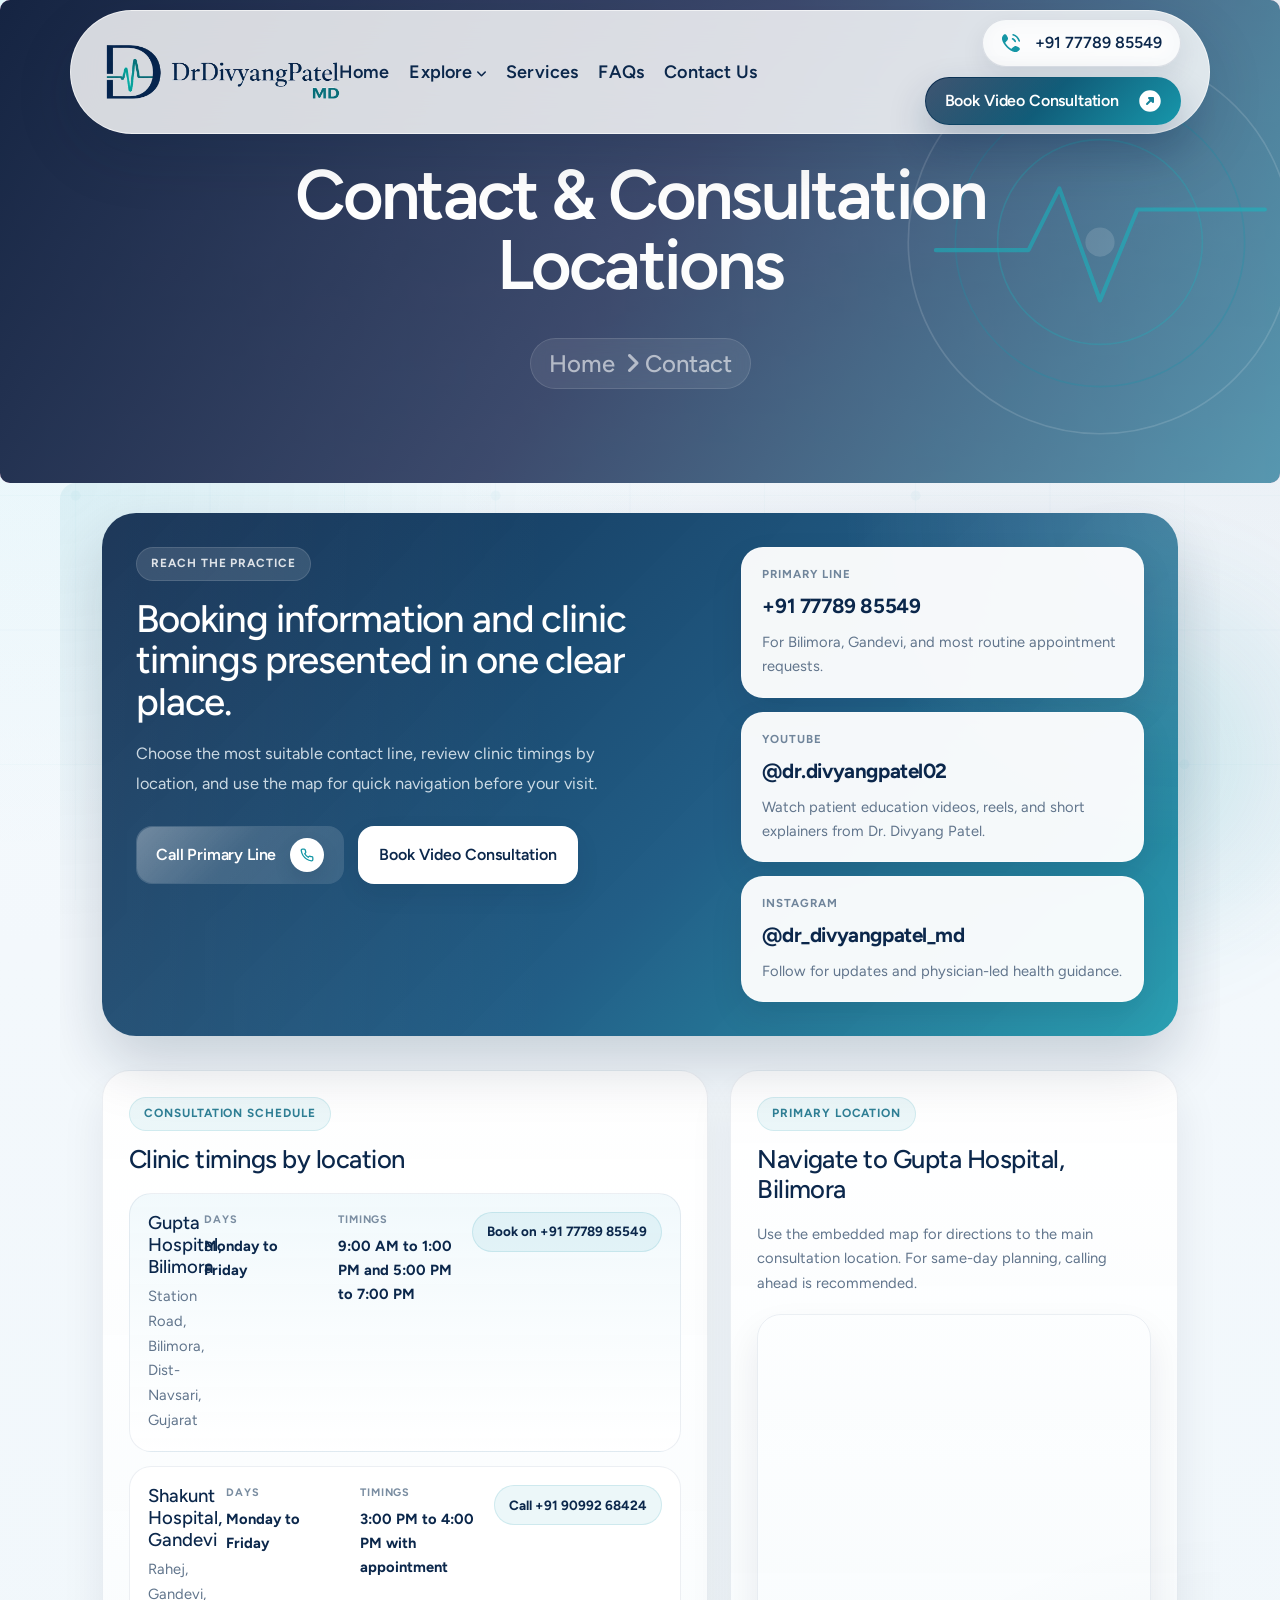
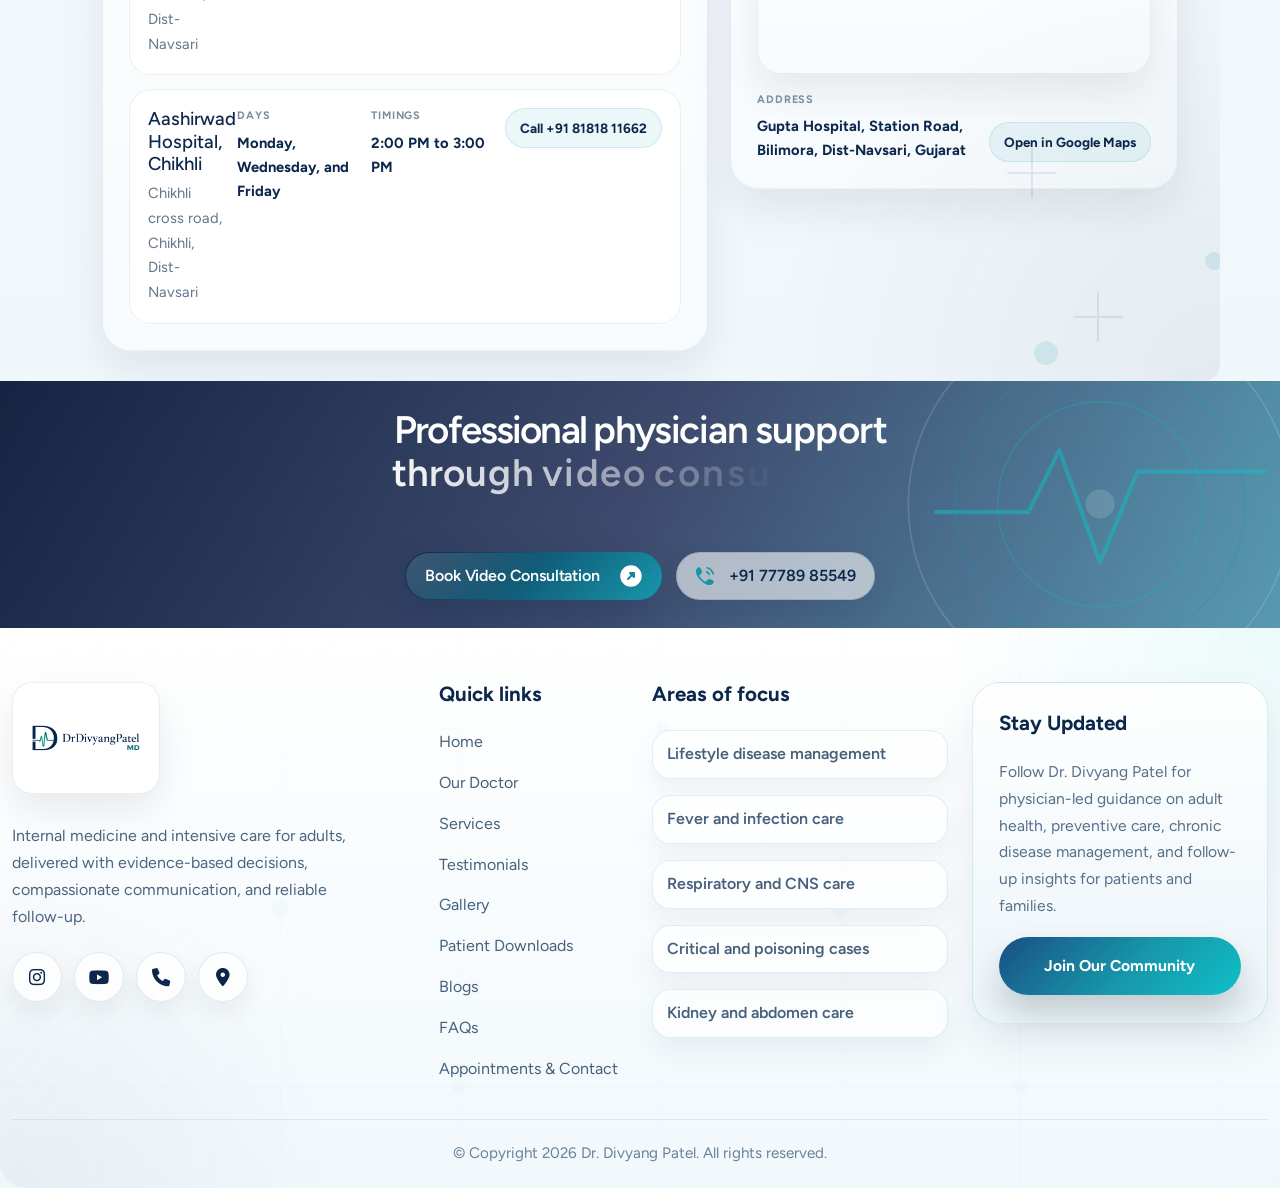
<file: contact.html>
<!DOCTYPE html>
<html lang="en">
<head>
    <meta charset="UTF-8">
    <meta name="viewport" content="width=device-width, initial-scale=1.0">
    <title>Contact | Dr. Divyang Patel</title>
    <link rel="shortcut icon" href="assets/drdivyangpatel/logo_transparent.png">
    <link rel="stylesheet" href="assets/css/plugins/bootstrap.min.css">
    <link rel="stylesheet" href="assets/css/plugins/aos.css">
    <link rel="stylesheet" href="assets/css/plugins/fontawesome.css">
    <link rel="stylesheet" href="assets/css/plugins/magnific-popup.css">
    <link rel="stylesheet" href="assets/css/plugins/owlcarousel.min.css">
    <link rel="stylesheet" href="assets/css/plugins/sidebar.css">
    <link rel="stylesheet" href="assets/css/plugins/slick-slider.css">
    <link rel="stylesheet" href="assets/css/plugins/nice-select.css">
    <link rel="stylesheet" href="assets/css/plugins/swiper-bundle.css">
    <link rel="stylesheet" href="assets/css/main.css">
    <link rel="stylesheet" href="assets/css/drdivyang.css">
    <script src="assets/js/plugins/jquery-3-7-1.min.js"></script>
</head>

<body class="homepage1-body">

<!--===== PRELOADER STARTS =======-->
<div class="cs_preloader">
  <div class="cs_preloader_in dr-preloader-card">
    <div class="dr-preloader-logo-wrap">
      <img src="assets/drdivyangpatel/logo_transparent.png" alt="Dr. Divyang Patel logo" class="dr-preloader-logo">
    </div>
    <p class="dr-preloader-title">Dr. Divyang Patel</p>
    <p class="dr-preloader-subtitle">Physician & Intensivist</p>
    <div class="dr-preloader-bar" aria-hidden="true"><span></span></div>
    <p class="dr-preloader-loading">Preparing your consultation experience</p>
  </div>
</div>

<!--===== PRELOADER ENDS =======-->

<!--===== PROGRESS STARTS=======-->
<div class="paginacontainer">
     <div class="progress-wrap">
       <svg class="progress-circle svg-content" width="100%" height="100%" viewBox="-1 -1 102 102">
         <path d="M50,1 a49,49 0 0,1 0,98 a49,49 0 0,1 0,-98"/>
       </svg>
     </div>
   </div>
 <!--===== PROGRESS ENDS=======-->

<!--=====HEADER START=======-->
<header class="homepage4-body">
  <div id="vl-header-sticky" class="vl-header-area vl-transparent-header">
      <div class="container">
          <div class="row align-items-center row-bg1">
              <div class="col-lg-3 col-md-6 col-6">
                  <div class="vl-logo">
                      <a href="index.html"><img src="assets/drdivyangpatel/logo_transparent.png" alt=""></a>
                  </div>
              </div>
              <div class="col-lg-4 d-none d-lg-block">
                  <div class="vl-main-menu text-center">
                         <nav class="vl-mobile-menu-active">
<ul>
    <li class="has-dropdown">
        <a href="index.html">Home <span class="arrow-size"></i></span></a>
       
    </li>
    <li class="has-dropdown">
      <a href="#">Explore <span class="arrow-size"><i class="fa-solid fa-angle-down d-lg-inline d-none"></i></span></a>
        <ul class="sub-menu">
            <li><a href="doctor-divyang-patel.html">Our Doctor</a></li>
            <li><a href="testimonial.html">Testimonials</a></li>
            <li><a href="Gallery.html">Gallery</a></li>
            <li><a href="https://drdivyangpatelmd.exlyapp.com/blog">Blogs</a></li>
            <li><a href="downloads.html">Patient Downloads</a></li>
            <li><a href="assets/drdivyangpatel/Dhabkara%20no%20punarjanma.pdf" target="_blank" rel="noopener">સફેદ કોટની અંદરની સંવેદના</a></li>
        </ul>
    </li>
    <li class="has-dropdown">
        <a href="services.html">Services <span class="arrow-size"></i></span></a>
    </li>
    <li class="has-dropdown">
        <a href="faq.html">FAQs <span class="arrow-size"></i></span></a>
    </li>
    <li class="has-dropdown">
        <a href="contact.html">Contact Us <span class="arrow-size"></i></span></a>
    </li>
</ul>
                      </nav>
                  </div>
              </div>
              <div class="col-lg-5 col-md-6 col-6">
                <div class="vl-hero-btn d-none d-lg-block text-end">
                  <div class="btn-area1">
                    <a href="tel:+917778985549" class="phone"><svg xmlns="http://www.w3.org/2000/svg" width="20" height="20" viewBox="0 0 20 20" fill="none">
                        <g clip-path="url(#clip0_5825_4343)">
<path d="M4.32688 1.17598C4.79912 1.27359 5.1752 1.59087 5.40887 2.01006L6.15321 3.34544C6.42738 3.83727 6.65811 4.25117 6.80878 4.61098C6.96862 4.99266 7.06355 5.36904 7.02016 5.78518C6.97676 6.20131 6.80622 6.55001 6.57107 6.8905C6.3494 7.21148 6.03823 7.56888 5.66848 7.99356L4.57431 9.25038C4.37824 9.47563 4.2802 9.58821 4.27124 9.72896C4.26228 9.86971 4.34263 9.98996 4.50333 10.2304C5.87299 12.2796 7.71894 14.1262 9.76983 15.497C10.0103 15.6577 10.1305 15.738 10.2712 15.7291C10.412 15.7201 10.5247 15.6221 10.7498 15.426L12.0067 14.3318C12.4314 13.962 12.7888 13.6509 13.1098 13.4292C13.4502 13.194 13.799 13.0235 14.2151 12.9801C14.6312 12.9367 15.0077 13.0317 15.3893 13.1915C15.7491 13.3422 16.163 13.5729 16.6547 13.847L17.9902 14.5915C18.4094 14.8251 18.7267 15.2012 18.8243 15.6734C18.9229 16.1505 18.7775 16.6302 18.4562 17.0244C17.2904 18.4547 15.4227 19.3654 13.4633 18.9701C12.259 18.7272 11.0707 18.3225 9.63342 17.4982C6.74558 15.842 4.15636 13.2514 2.50212 10.367C1.67786 8.92963 1.2731 7.74134 1.03015 6.53696C0.634898 4.5776 1.54559 2.70987 2.9759 1.54412C3.37009 1.22284 3.84971 1.07736 4.32688 1.17598Z" fill="#1496a5"/>
<path fill-rule="evenodd" clip-rule="evenodd" d="M11.3062 1.54C11.4337 1.0978 11.8957 0.842779 12.3379 0.970388C15.5607 1.90041 18.099 4.43862 19.0292 7.66132C19.1567 8.1035 18.9017 8.56545 18.4596 8.69304C18.0174 8.8207 17.5554 8.5657 17.4278 8.1235C16.6565 5.45101 14.5483 3.34295 11.8757 2.57171C11.4336 2.4441 11.1786 1.98219 11.3062 1.54ZM10.7947 5.47187C10.9747 5.04825 11.4639 4.85066 11.8876 5.03055C13.2723 5.6186 14.381 6.72725 14.969 8.11199C15.1489 8.53562 14.9513 9.02487 14.5277 9.20479C14.1041 9.38462 13.6148 9.18704 13.4349 8.76345C13.0157 7.77614 12.2234 6.9839 11.2361 6.56463C10.8125 6.38474 10.6149 5.8955 10.7947 5.47187Z" fill="#1496a5"/>
                        </g>
                        <defs>
<clipPath id="clip0_5825_4343">
  <rect width="20" height="20" fill="white"/>
</clipPath>
                        </defs>
                      </svg>+91 77789 85549</a>
                    <a href="https://drdivyangpatelmd.exlyapp.com/cb578edf-0916-4bcf-a2c8-b572f93a51ea" class="vl-btn4">Book Video Consultation<span><svg xmlns="http://www.w3.org/2000/svg" width="22" height="22" viewBox="0 0 22 22" fill="none">
                        <path fill-rule="evenodd" clip-rule="evenodd" d="M11 0.25C5.06294 0.25 0.25 5.06294 0.25 11C0.25 16.9371 5.06294 21.75 11 21.75C16.9371 21.75 21.75 16.9371 21.75 11C21.75 5.06294 16.9371 0.25 11 0.25ZM10 7C9.5955 7 9.2309 7.24364 9.0761 7.61732C8.92134 7.99099 9.0069 8.42111 9.2929 8.70711L10.5858 10L7.29289 13.2929C6.90237 13.6834 6.90237 14.3166 7.29289 14.7071C7.68342 15.0976 8.31658 15.0976 8.70711 14.7071L12 11.4142L13.2929 12.7071C13.5789 12.9931 14.009 13.0787 14.3827 12.9239C14.7564 12.7691 15 12.4045 15 12V8C15 7.44772 14.5523 7 14 7H10Z" fill="white"/>
                      </svg></span></a>
                </div>
                </div>
                <div class="vl-header-action-item d-block d-lg-none">
                  <button type="button" class="vl-offcanvas-toggle">
                    <i class="fa-solid fa-bars-staggered"></i>
                  </button>
               </div>
              </div>
          </div>
      </div>
  </div>
</header>
 <!--=====HEADER END =======-->

 <!--===== MOBILE HEADER STARTS =======-->
<div class="homepage4-body">
  <div class="vl-offcanvas">
    <div class="vl-offcanvas-wrapper">
        <div class="vl-offcanvas-header d-flex justify-content-between align-items-center mb-90">
            <div class="vl-offcanvas-logo">
            </div>
            <div class="vl-offcanvas-close">
               <button class="vl-offcanvas-close-toggle"><a href="index.html"><img src="assets/drdivyangpatel/logo_transparent.png" alt=""></a></button>
            </div>
        </div>

        <div class="vl-offcanvas-menu d-lg-none mb-40">
            <nav></nav>
        </div>

        <div class="space20"></div>
        <div class="vl-offcanvas-info">
            <div class="space20"></div>
            <span><a href="https://www.instagram.com/dr_divyangpatel_md?igsh=MXVoZnNqd2wxZHJ1Zg%3D%3D&utm_source=qr"> <i class="fa-regular fa-envelope"></i>@dr_divyangpatel_md</a></span>
            <span><a href="tel:+917778985549"><i class="fa-solid fa-phone"></i>+91 77789 85549</a></span>
            <span><a href="https://www.google.com/maps?q=Gupta+Hospital+Station+Road+Bilimora+Navsari+Gujarat"><i class="fa-solid fa-location-dot"></i> 
              Gupta Hospital
              <br>
              Station road, Bilimora, Dist-Navsari, Gujarat
            </a></span>
        </div>
        <!-- <div class="space20"></div>
        <div class="vl-offcanvas-social">
            <h3 class="vl-offcanvas-sm-title">Follow Us</h3>
            <div class="space20"></div> -->
            <!-- <a href="https://www.facebook.com/people/Kidney-Care-Hospital-and-Research-Center/100068045023616/"><i class="fab fa-facebook-f"></i></a>
            <a href="https://www.instagram.com/kidneyhospitaludaipur/"><i class="fab fa-instagram"></i></a> -->
         </div>
    </div>
</div>
<div class="vl-offcanvas-overlay"></div>
</div>
<!--===== MOBILE HEADER ENDS =======-->

<!--===== HERO AREA STARTS =======-->
<div class="inner-header-section-area" style="background-image: url(assets/img/all-images/bg/bg5.avif); background-position: center; background-repeat: no-repeat; background-size: cover;">
  <div class="container"><div class="row align-items-center"><div class="col-lg-12"><div class="hero-header"><h1 class="text-anime-style-1">Contact & Consultation Locations</h1><div class="space28"></div><a href="index.html" class="bradecrumb">Home <i class="fa-solid fa-angle-right"></i>Contact</a></div></div></div></div>
</div>

<div class="contact1-section-area sp1">
  <div class="container">
    <div class="dr-contact-page">
      <section class="dr-contact-intro">
        <div class="dr-contact-intro-copy">
          <span class="dr-contact-kicker">Reach The Practice</span>
          <h2>Booking information and clinic timings presented in one clear place.</h2>
          <p>Choose the most suitable contact line, review clinic timings by location, and use the map for quick navigation before your visit.</p>
          <div class="dr-contact-intro-actions">
            <a href="tel:+917778985549" class="vl-btn4">Call Primary Line<span class="dr-btn-icon"><svg xmlns="http://www.w3.org/2000/svg" width="16" height="16" viewBox="0 0 24 24" fill="none" stroke="#1496a5" stroke-width="2.2" stroke-linecap="round" stroke-linejoin="round"><path d="M22 16.92v3a2 2 0 0 1-2.18 2 19.79 19.79 0 0 1-8.63-3.07 19.5 19.5 0 0 1-6-6 19.79 19.79 0 0 1-3.07-8.67A2 2 0 0 1 4.11 2h3a2 2 0 0 1 2 1.72 12.84 12.84 0 0 0 .7 2.81 2 2 0 0 1-.45 2.11L8.09 9.91a16 16 0 0 0 6 6l1.27-1.27a2 2 0 0 1 2.11-.45 12.84 12.84 0 0 0 2.81.7A2 2 0 0 1 22 16.92z"/></svg></span></a>
            <a href="https://drdivyangpatelmd.exlyapp.com/cb578edf-0916-4bcf-a2c8-b572f93a51ea" class="phone">Book Video Consultation</a>
          </div>
        </div>
        <aside class="dr-contact-overview">
          <div class="dr-contact-overview-item">
            <span class="dr-contact-overview-label">Primary line</span>
            <a href="tel:+917778985549" class="dr-contact-overview-value">+91 77789 85549</a>
            <p>For Bilimora, Gandevi, and most routine appointment requests.</p>
          </div>
          <div class="dr-contact-overview-item">
            <span class="dr-contact-overview-label">YouTube</span>
            <a href="https://www.youtube.com/@dr.divyangpatel02" target="_blank" rel="noopener" class="dr-contact-overview-value">@dr.divyangpatel02</a>
            <p>Watch patient education videos, reels, and short explainers from Dr. Divyang Patel.</p>
          </div>
          <div class="dr-contact-overview-item">
            <span class="dr-contact-overview-label">Instagram</span>
            <a href="https://www.instagram.com/dr_divyangpatel_md?igsh=MXVoZnNqd2wxZHJ1Zg%3D%3D&utm_source=qr" target="_blank" rel="noopener" class="dr-contact-overview-value">@dr_divyangpatel_md</a>
            <p>Follow for updates and physician-led health guidance.</p>
          </div>
        </aside>
      </section>

      <section class="dr-contact-layout">
        <div class="dr-schedule-panel">
          <div class="dr-section-heading">
            <span class="dr-section-kicker">Consultation Schedule</span>
            <h3>Clinic timings by location</h3>
          </div>
          <div class="dr-schedule-table">
            <div class="dr-schedule-row dr-schedule-row--highlight">
              <div class="dr-schedule-location">
                <h4>Gupta Hospital, Bilimora</h4>
                <p>Station Road, Bilimora, Dist-Navsari, Gujarat</p>
              </div>
              <div class="dr-schedule-meta">
                <span>Days</span>
                <strong>Monday to Friday</strong>
              </div>
              <div class="dr-schedule-meta">
                <span>Timings</span>
                <strong>9:00 AM to 1:00 PM and 5:00 PM to 7:00 PM</strong>
              </div>
              <div class="dr-schedule-action">
                <a href="tel:+917778985549">Book on +91 77789 85549</a>
              </div>
            </div>

            <div class="dr-schedule-row">
              <div class="dr-schedule-location">
                <h4>Shakunt Hospital, Gandevi</h4>
                <p>Rahej, Gandevi, Dist-Navsari</p>
              </div>
              <div class="dr-schedule-meta">
                <span>Days</span>
                <strong>Monday to Friday</strong>
              </div>
              <div class="dr-schedule-meta">
                <span>Timings</span>
                <strong>3:00 PM to 4:00 PM with appointment</strong>
              </div>
              <div class="dr-schedule-action">
                <a href="tel:+919099268424">Call +91 90992 68424</a>
              </div>
            </div>

            <div class="dr-schedule-row">
              <div class="dr-schedule-location">
                <h4>Aashirwad Hospital, Chikhli</h4>
                <p>Chikhli cross road, Chikhli, Dist-Navsari</p>
              </div>
              <div class="dr-schedule-meta">
                <span>Days</span>
                <strong>Monday, Wednesday, and Friday</strong>
              </div>
              <div class="dr-schedule-meta">
                <span>Timings</span>
                <strong>2:00 PM to 3:00 PM</strong>
              </div>
              <div class="dr-schedule-action">
                <a href="tel:+918181811662">Call +91 81818 11662</a>
              </div>
            </div>
          </div>
        </div>

        <div class="dr-map-panel">
          <div class="dr-section-heading">
            <span class="dr-section-kicker">Primary Location</span>
            <h3>Navigate to Gupta Hospital, Bilimora</h3>
          </div>
          <p class="dr-map-copy">Use the embedded map for directions to the main consultation location. For same-day planning, calling ahead is recommended.</p>
          <div class="dr-map-shell">
            <iframe src="https://www.google.com/maps?q=Gupta+Hospital+Station+Road+Bilimora+Navsari+Gujarat&output=embed" width="100%" height="100%" style="border:0;" allowfullscreen="" loading="lazy"></iframe>
          </div>
          <div class="dr-map-footer">
            <div>
              <span>Address</span>
              <strong>Gupta Hospital, Station Road, Bilimora, Dist-Navsari, Gujarat</strong>
            </div>
            <a href="https://www.google.com/maps?q=Gupta+Hospital+Station+Road+Bilimora+Navsari+Gujarat" target="_blank" rel="noopener">Open in Google Maps</a>
          </div>
        </div>
      </section>
    </div>
  </div>
</div>
<!--===== CTA AREA STARTS =======-->
<div class="cta4-section-area" style="background-image: url(assets/img/all-images/bg/bg5.avif); background-position: center; background-size: cover; background-repeat: no-repeat;">
  <div class="container">
    <div class="row align-items-center">
      <div class="col-lg-8 m-auto">
        <div class="cta-content-area heading1">
          <h2 class="text-anime-style-3">Professional physician support through video consultation and scheduled appointments.</h2>
          <div class="space24"></div>
          <div class="btn-area1">
            <a href="https://drdivyangpatelmd.exlyapp.com/cb578edf-0916-4bcf-a2c8-b572f93a51ea" class="vl-btn4">Book Video Consultation <span><svg xmlns="http://www.w3.org/2000/svg" width="22" height="22" viewBox="0 0 22 22" fill="none">
                <path fill-rule="evenodd" clip-rule="evenodd" d="M11 0.25C5.06294 0.25 0.25 5.06294 0.25 11C0.25 16.9371 5.06294 21.75 11 21.75C16.9371 21.75 21.75 16.9371 21.75 11C21.75 5.06294 16.9371 0.25 11 0.25ZM10 7C9.5955 7 9.2309 7.24364 9.0761 7.61732C8.92134 7.99099 9.0069 8.42111 9.2929 8.70711L10.5858 10L7.29289 13.2929C6.90237 13.6834 6.90237 14.3166 7.29289 14.7071C7.68342 15.0976 8.31658 15.0976 8.70711 14.7071L12 11.4142L13.2929 12.7071C13.5789 12.9931 14.009 13.0787 14.3827 12.9239C14.7564 12.7691 15 12.4045 15 12V8C15 7.44772 14.5523 7 14 7H10Z" fill="white"/>
              </svg></span></a>
              <a href="tel:+917778985549" class="phone"><svg xmlns="http://www.w3.org/2000/svg" width="20" height="20" viewBox="0 0 20 20" fill="none">
                <g clip-path="url(#clip0_5825_4343)">
                  <path d="M4.32688 1.17598C4.79912 1.27359 5.1752 1.59087 5.40887 2.01006L6.15321 3.34544C6.42738 3.83727 6.65811 4.25117 6.80878 4.61098C6.96862 4.99266 7.06355 5.36904 7.02016 5.78518C6.97676 6.20131 6.80622 6.55001 6.57107 6.8905C6.3494 7.21148 6.03823 7.56888 5.66848 7.99356L4.57431 9.25038C4.37824 9.47563 4.2802 9.58821 4.27124 9.72896C4.26228 9.86971 4.34263 9.98996 4.50333 10.2304C5.87299 12.2796 7.71894 14.1262 9.76983 15.497C10.0103 15.6577 10.1305 15.738 10.2712 15.7291C10.412 15.7201 10.5247 15.6221 10.7498 15.426L12.0067 14.3318C12.4314 13.962 12.7888 13.6509 13.1098 13.4292C13.4502 13.194 13.799 13.0235 14.2151 12.9801C14.6312 12.9367 15.0077 13.0317 15.3893 13.1915C15.7491 13.3422 16.163 13.5729 16.6547 13.847L17.9902 14.5915C18.4094 14.8251 18.7267 15.2012 18.8243 15.6734C18.9229 16.1505 18.7775 16.6302 18.4562 17.0244C17.2904 18.4547 15.4227 19.3654 13.4633 18.9701C12.259 18.7272 11.0707 18.3225 9.63342 17.4982C6.74558 15.842 4.15636 13.2514 2.50212 10.367C1.67786 8.92963 1.2731 7.74134 1.03015 6.53696C0.634898 4.5776 1.54559 2.70987 2.9759 1.54412C3.37009 1.22284 3.84971 1.07736 4.32688 1.17598Z" fill="#1496a5"/>
                  <path fill-rule="evenodd" clip-rule="evenodd" d="M11.3062 1.54C11.4337 1.0978 11.8957 0.842779 12.3379 0.970388C15.5607 1.90041 18.099 4.43862 19.0292 7.66132C19.1567 8.1035 18.9017 8.56545 18.4596 8.69304C18.0174 8.8207 17.5554 8.5657 17.4278 8.1235C16.6565 5.45101 14.5483 3.34295 11.8757 2.57171C11.4336 2.4441 11.1786 1.98219 11.3062 1.54ZM10.7947 5.47187C10.9747 5.04825 11.4639 4.85066 11.8876 5.03055C13.2723 5.6186 14.381 6.72725 14.969 8.11199C15.1489 8.53562 14.9513 9.02487 14.5277 9.20479C14.1041 9.38462 13.6148 9.18704 13.4349 8.76345C13.0157 7.77614 12.2234 6.9839 11.2361 6.56463C10.8125 6.38474 10.6149 5.8955 10.7947 5.47187Z" fill="#1496a5"/>
                </g>
                <defs>
                  <clipPath id="clip0_5825_4343M">
                    <rect width="20" height="20" fill="white"/>
                  </clipPath>
                </defs>
              </svg>+91 77789 85549</a>
        </div>
        </div>
      </div>

    </div>
  </div>
</div>
<!--===== CTA AREA ENDS =======-->

<!--===== FOOTER AREA STARTS =======-->
<div class="vl-footer4-section-area dr-footer-theme">
  <div class="container">
    <div class="dr-footer-main">
      <div class="row">
        <div class="col-lg-4 col-md-6">
          <div class="dr-footer-brand">
            <a href="index.html" class="dr-footer-logo" aria-label="Dr. Divyang Patel home">
              <span class="dr-footer-logo-badge">
                <img src="assets/drdivyangpatel/logo_transparent.png" alt="Dr. Divyang Patel logo">
              </span>
            </a>
            <p>Internal medicine and intensive care for adults, delivered with evidence-based decisions, compassionate communication, and reliable follow-up.</p>
            <div class="dr-footer-social">
              <a href="https://www.instagram.com/dr_divyangpatel_md?igsh=MXVoZnNqd2wxZHJ1Zg%3D%3D&amp;utm_source=qr" aria-label="Instagram"><i class="fa-brands fa-instagram"></i></a>
              <a href="https://www.youtube.com/@dr.divyangpatel02" target="_blank" rel="noopener" aria-label="YouTube channel"><i class="fa-brands fa-youtube"></i></a>
              <a href="tel:+917778985549" aria-label="Call Dr. Divyang Patel"><i class="fa-solid fa-phone"></i></a>
              <a href="https://www.google.com/maps?q=Gupta+Hospital+Station+Road+Bilimora+Navsari+Gujarat" aria-label="Clinic location"><i class="fa-solid fa-location-dot"></i></a>
            </div>
          </div>
        </div>

        <div class="col-lg-2 col-md-6">
          <div class="dr-footer-column">
            <h3>Quick links</h3>
            <ul>
              <li><a href="index.html">Home</a></li>
              <li><a href="doctor-divyang-patel.html">Our Doctor</a></li>
              <li><a href="services.html">Services</a></li>
              <li><a href="testimonial.html">Testimonials</a></li>
              <li><a href="Gallery.html">Gallery</a></li>
              <li><a href="downloads.html">Patient Downloads</a></li>
              <li><a href="https://drdivyangpatelmd.exlyapp.com/blog">Blogs</a></li>
              <li><a href="faq.html">FAQs</a></li>
              <li><a href="contact.html">Appointments &amp; Contact</a></li>
            </ul>
          </div>
        </div>

        <div class="col-lg-3 col-md-6">
          <div class="dr-footer-column dr-footer-services">
            <h3>Areas of focus</h3>
            <ul class="dr-footer-service-list">
              <li><span>Lifestyle disease management</span></li>
              <li><span>Fever and infection care</span></li>
              <li><span>Respiratory and CNS care</span></li>
              <li><span>Critical and poisoning cases</span></li>
              <li><span>Kidney and abdomen care</span></li>
            </ul>
          </div>
        </div>

        <div class="col-lg-3 col-md-6">
          <div class="dr-footer-subscribe">
            <h3>Stay Updated</h3>
            <p>Follow Dr. Divyang Patel for physician-led guidance on adult health, preventive care, chronic disease management, and follow-up insights for patients and families.</p>
            <a href="https://drdivyangpatelmd.exlyapp.com/e467e22a-8691-47d4-a02b-ed1f6fe5d339" class="dr-footer-subscribe-btn">Join Our Community</a>
          </div>
        </div>
      </div>

      <div class="dr-footer-bottom">
        <p>© Copyright 2026 Dr. Divyang Patel. All rights reserved.</p>
      </div>
    </div>
  </div>
</div>
<!--===== FOOTER AREA ENDS =======-->



<script src="assets/js/plugins/bootstrap.min.js"></script>
<script src="assets/js/plugins/fontawesome.js"></script>
<script src="assets/js/plugins/aos.js"></script>
<script src="assets/js/plugins/counter.js"></script>
<script src="assets/js/plugins/gsap.min.js"></script>
<script src="assets/js/plugins/ScrollTrigger.min.js"></script>
<script src="assets/js/plugins/Splitetext.js"></script>
<script src="assets/js/plugins/SmoothScroll.js"></script>
<script src="assets/js/plugins/sidebar.js"></script>
<script src="assets/js/plugins/magnific-popup.js"></script>
<script src="assets/js/plugins/mobilemenu.js"></script>
<script src="assets/js/plugins/owlcarousel.min.js"></script>
<script src="assets/js/plugins/nice-select.js"></script>
<script src="assets/js/plugins/waypoints.js"></script>
<script src="assets/js/plugins/slick-slider.js"></script>
<script src="assets/js/plugins/circle-progress.js"></script>
<script src="assets/js/plugins/swiper.js"></script>
<script src="assets/js/main.js"></script>

</body>
</html>
</file>
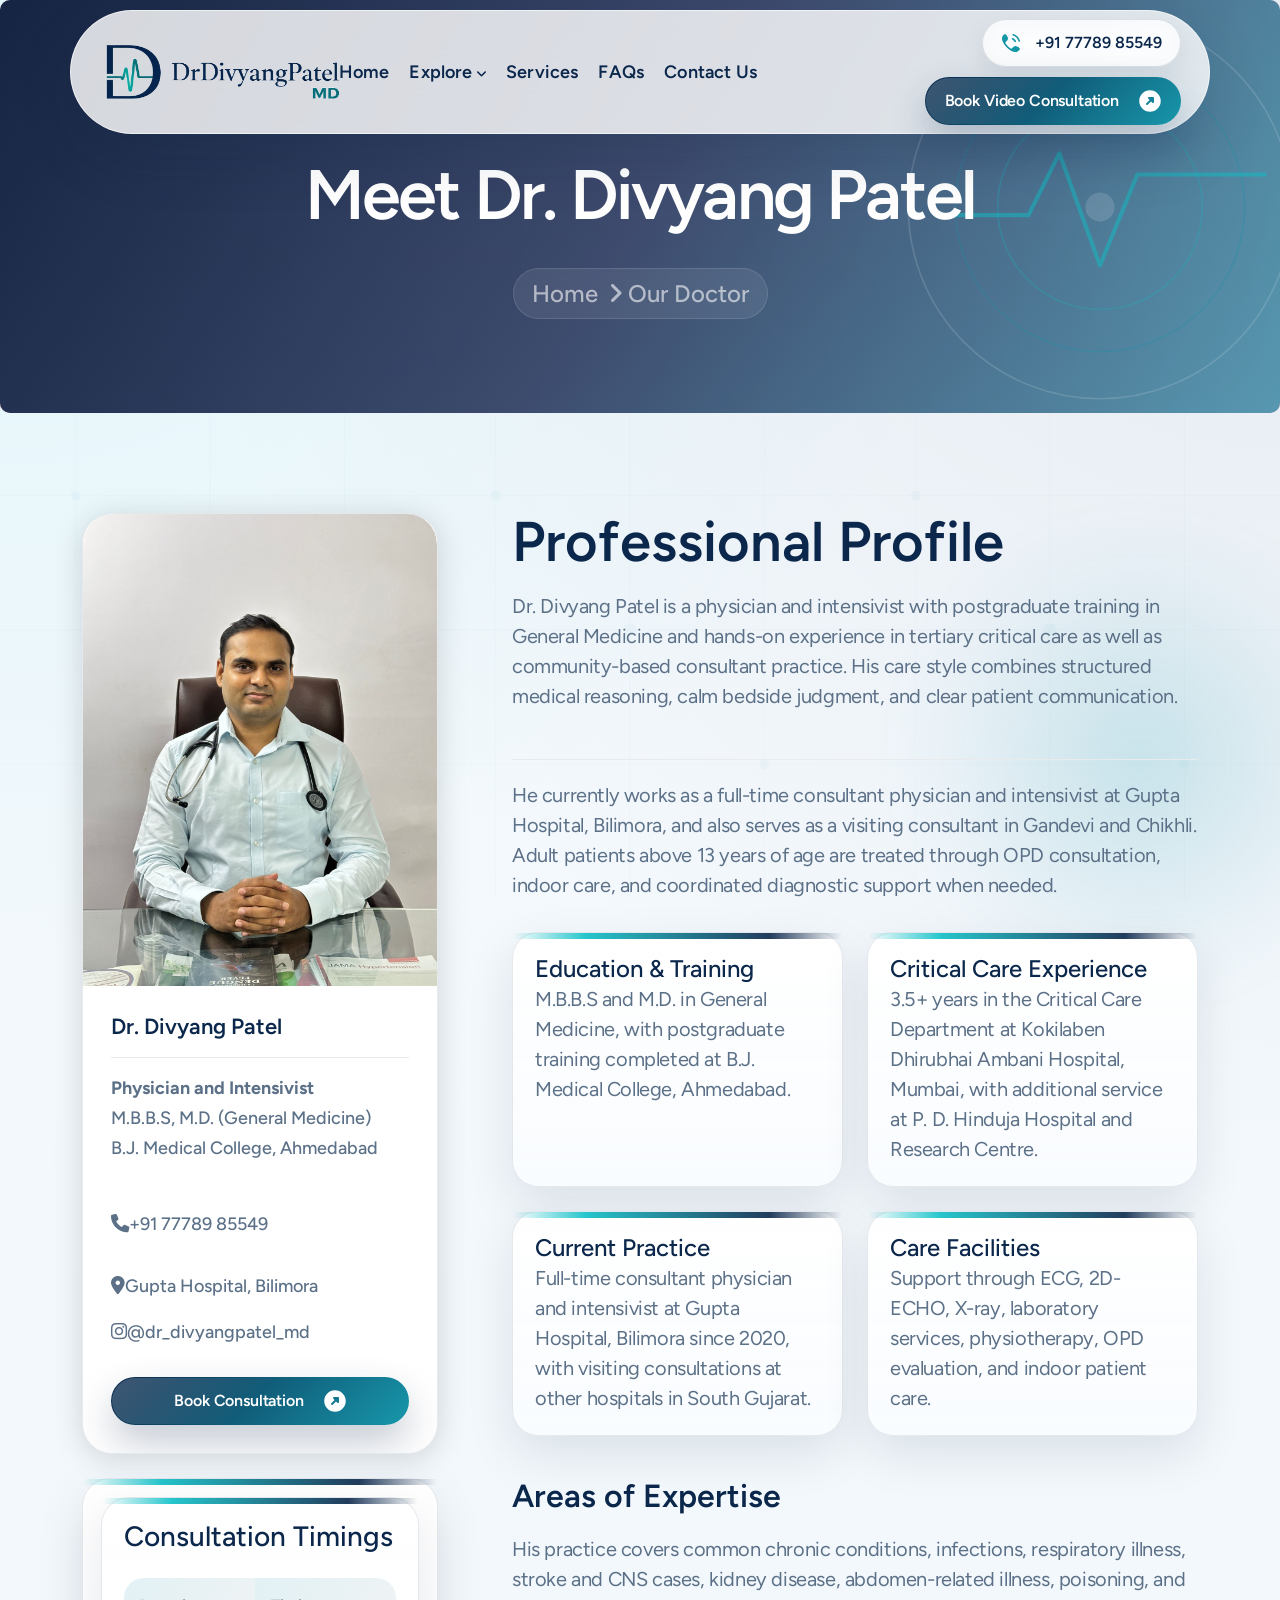
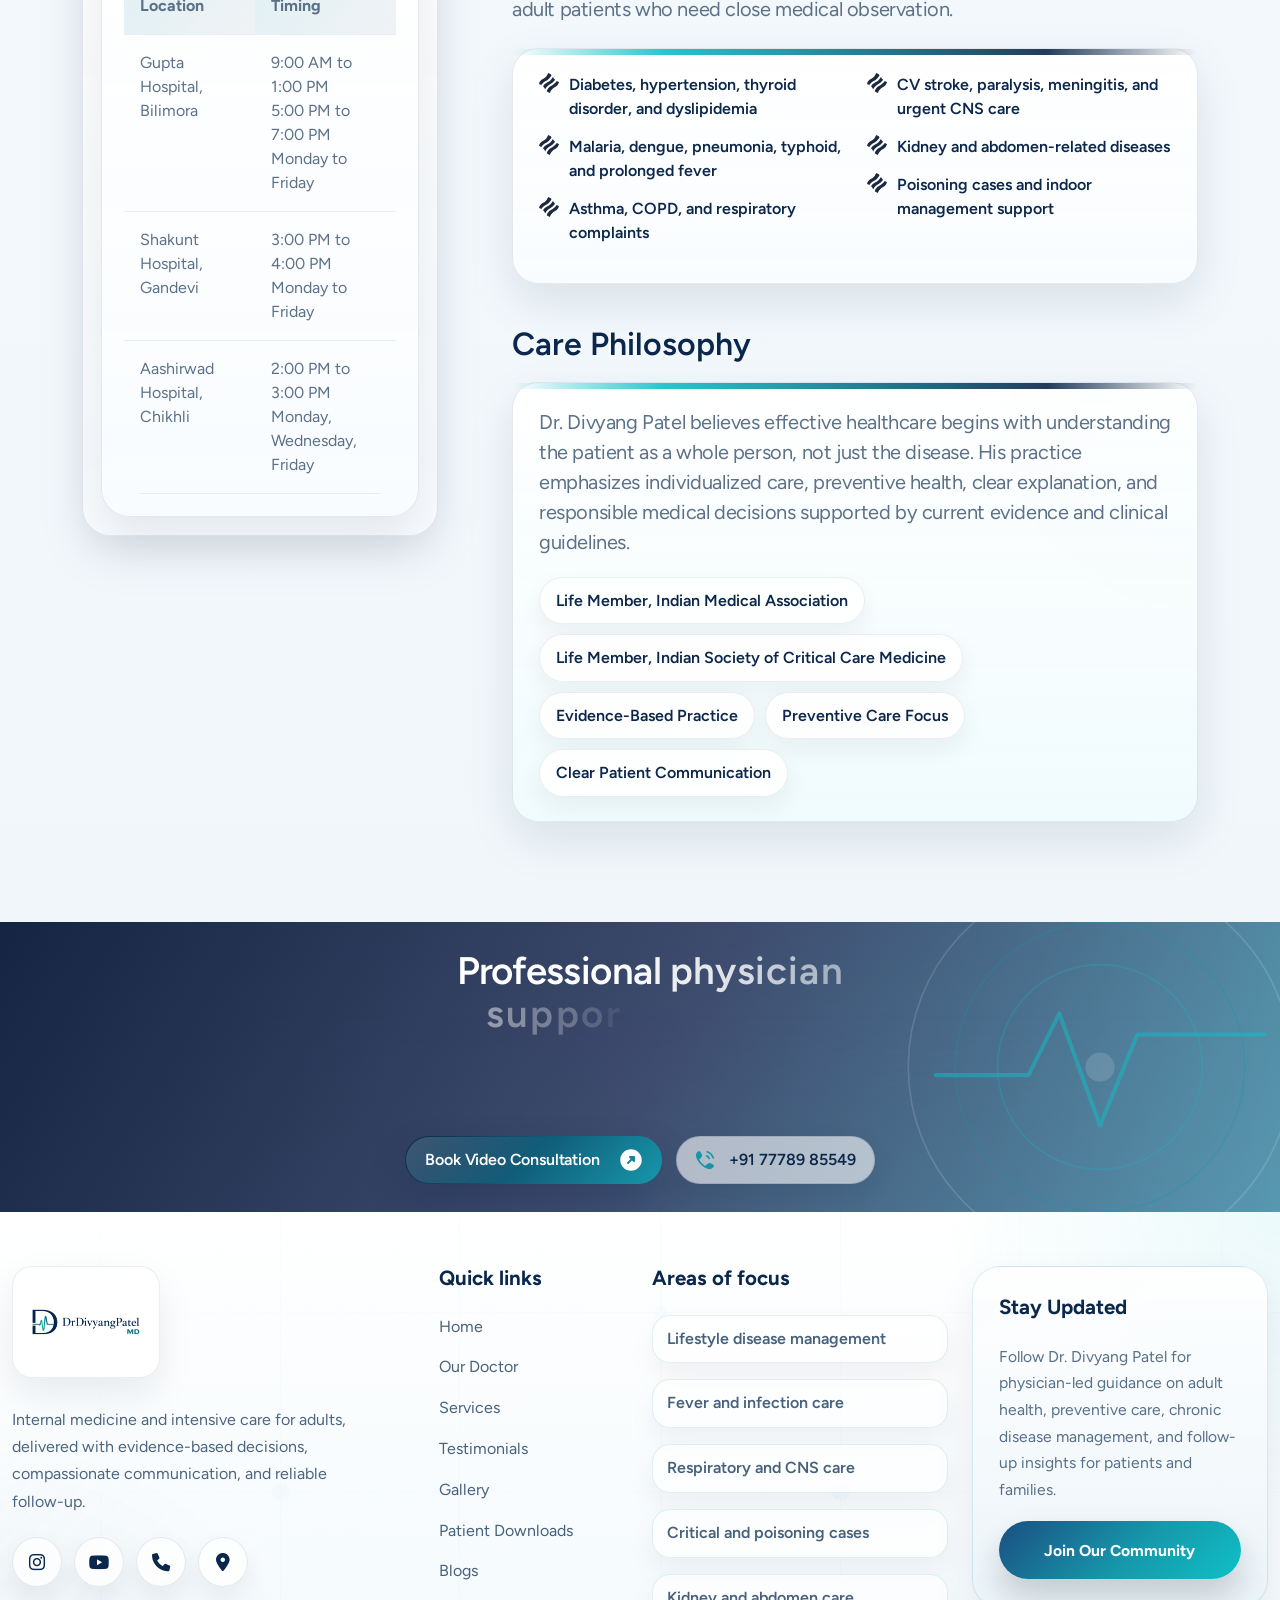
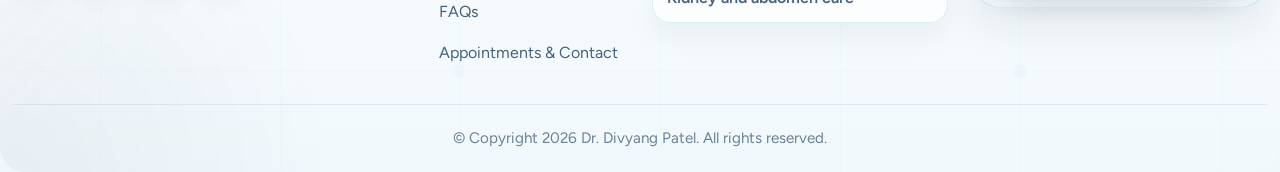
<file: doctor-divyang-patel.html>
<!DOCTYPE html>
<html lang="en">
<head>
     <meta charset="UTF-8">
     <meta name="viewport" content="width=device-width, initial-scale=1.0">
     <title>Dr. Divyang Patel | Our Doctor</title>

     <!--=====FAB ICON=======-->
    <link rel="shortcut icon" href="assets/drdivyangpatel/logo_transparent.png">

    <!--===== CSS LINK =======-->
    <link rel="stylesheet" href="assets/css/plugins/bootstrap.min.css">
    <link rel="stylesheet" href="assets/css/plugins/aos.css">
    <link rel="stylesheet" href="assets/css/plugins/fontawesome.css">
    <link rel="stylesheet" href="assets/css/plugins/magnific-popup.css">
    <link rel="stylesheet" href="assets/css/plugins/owlcarousel.min.css">
    <link rel="stylesheet" href="assets/css/plugins/sidebar.css">
    <link rel="stylesheet" href="assets/css/plugins/slick-slider.css">
    <link rel="stylesheet" href="assets/css/plugins/nice-select.css">
    <link rel="stylesheet" href="assets/css/plugins/swiper-bundle.css">
    <link rel="stylesheet" href="assets/css/main.css">
    <link rel="stylesheet" href="assets/css/drdivyang.css">

    <!--=====  JS SCRIPT LINK =======-->
    <script src="assets/js/plugins/jquery-3-7-1.min.js"></script>
</head>
<body class="homepage1-body">

<!--===== PRELOADER STARTS =======-->
<div class="cs_preloader">
  <div class="cs_preloader_in dr-preloader-card">
    <div class="dr-preloader-logo-wrap">
      <img src="assets/drdivyangpatel/logo_transparent.png" alt="Dr. Divyang Patel logo" class="dr-preloader-logo">
    </div>
    <p class="dr-preloader-title">Dr. Divyang Patel</p>
    <p class="dr-preloader-subtitle">Physician & Intensivist</p>
    <div class="dr-preloader-bar" aria-hidden="true"><span></span></div>
    <p class="dr-preloader-loading">Preparing your consultation experience</p>
  </div>
</div>

<!--===== PRELOADER ENDS =======-->

<!--===== PROGRESS STARTS=======-->
<div class="paginacontainer">
     <div class="progress-wrap">
       <svg class="progress-circle svg-content" width="100%" height="100%" viewBox="-1 -1 102 102">
         <path d="M50,1 a49,49 0 0,1 0,98 a49,49 0 0,1 0,-98"/>
       </svg>
     </div>
   </div>
 <!--===== PROGRESS ENDS=======-->

<!--=====HEADER START=======-->
<header class="homepage4-body">
  <div id="vl-header-sticky" class="vl-header-area vl-transparent-header">
      <div class="container">
          <div class="row align-items-center row-bg1">
              <div class="col-lg-3 col-md-6 col-6">
                  <div class="vl-logo">
                      <a href="index.html"><img src="assets/drdivyangpatel/logo_transparent.png" alt=""></a>
                  </div>
              </div>
              <div class="col-lg-4 d-none d-lg-block">
                  <div class="vl-main-menu text-center">
                         <nav class="vl-mobile-menu-active">
<ul>
    <li class="has-dropdown">
        <a href="index.html">Home <span class="arrow-size"></i></span></a>
       
    </li>
    <li class="has-dropdown">
      <a href="#">Explore <span class="arrow-size"><i class="fa-solid fa-angle-down d-lg-inline d-none"></i></span></a>
        <ul class="sub-menu">
            <li><a href="doctor-divyang-patel.html">Our Doctor</a></li>
            <li><a href="testimonial.html">Testimonials</a></li>
            <li><a href="Gallery.html">Gallery</a></li>
            <li><a href="https://drdivyangpatelmd.exlyapp.com/blog">Blogs</a></li>
            <li><a href="downloads.html">Patient Downloads</a></li>
            <li><a href="assets/drdivyangpatel/Dhabkara%20no%20punarjanma.pdf" target="_blank" rel="noopener">સફેદ કોટની અંદરની સંવેદના</a></li>
        </ul>
    </li>
    <li class="has-dropdown">
        <a href="services.html">Services <span class="arrow-size"></i></span></a>
    </li>
    <li class="has-dropdown">
        <a href="faq.html">FAQs <span class="arrow-size"></i></span></a>
    </li>
    <li class="has-dropdown">
        <a href="contact.html">Contact Us <span class="arrow-size"></i></span></a>
    </li>
</ul>
                      </nav>
                  </div>
              </div>
              <div class="col-lg-5 col-md-6 col-6">
                <div class="vl-hero-btn d-none d-lg-block text-end">
                  <div class="btn-area1">
                    <a href="tel:+917778985549" class="phone"><svg xmlns="http://www.w3.org/2000/svg" width="20" height="20" viewBox="0 0 20 20" fill="none">
                        <g clip-path="url(#clip0_5825_4343)">
<path d="M4.32688 1.17598C4.79912 1.27359 5.1752 1.59087 5.40887 2.01006L6.15321 3.34544C6.42738 3.83727 6.65811 4.25117 6.80878 4.61098C6.96862 4.99266 7.06355 5.36904 7.02016 5.78518C6.97676 6.20131 6.80622 6.55001 6.57107 6.8905C6.3494 7.21148 6.03823 7.56888 5.66848 7.99356L4.57431 9.25038C4.37824 9.47563 4.2802 9.58821 4.27124 9.72896C4.26228 9.86971 4.34263 9.98996 4.50333 10.2304C5.87299 12.2796 7.71894 14.1262 9.76983 15.497C10.0103 15.6577 10.1305 15.738 10.2712 15.7291C10.412 15.7201 10.5247 15.6221 10.7498 15.426L12.0067 14.3318C12.4314 13.962 12.7888 13.6509 13.1098 13.4292C13.4502 13.194 13.799 13.0235 14.2151 12.9801C14.6312 12.9367 15.0077 13.0317 15.3893 13.1915C15.7491 13.3422 16.163 13.5729 16.6547 13.847L17.9902 14.5915C18.4094 14.8251 18.7267 15.2012 18.8243 15.6734C18.9229 16.1505 18.7775 16.6302 18.4562 17.0244C17.2904 18.4547 15.4227 19.3654 13.4633 18.9701C12.259 18.7272 11.0707 18.3225 9.63342 17.4982C6.74558 15.842 4.15636 13.2514 2.50212 10.367C1.67786 8.92963 1.2731 7.74134 1.03015 6.53696C0.634898 4.5776 1.54559 2.70987 2.9759 1.54412C3.37009 1.22284 3.84971 1.07736 4.32688 1.17598Z" fill="#1496a5"/>
<path fill-rule="evenodd" clip-rule="evenodd" d="M11.3062 1.54C11.4337 1.0978 11.8957 0.842779 12.3379 0.970388C15.5607 1.90041 18.099 4.43862 19.0292 7.66132C19.1567 8.1035 18.9017 8.56545 18.4596 8.69304C18.0174 8.8207 17.5554 8.5657 17.4278 8.1235C16.6565 5.45101 14.5483 3.34295 11.8757 2.57171C11.4336 2.4441 11.1786 1.98219 11.3062 1.54ZM10.7947 5.47187C10.9747 5.04825 11.4639 4.85066 11.8876 5.03055C13.2723 5.6186 14.381 6.72725 14.969 8.11199C15.1489 8.53562 14.9513 9.02487 14.5277 9.20479C14.1041 9.38462 13.6148 9.18704 13.4349 8.76345C13.0157 7.77614 12.2234 6.9839 11.2361 6.56463C10.8125 6.38474 10.6149 5.8955 10.7947 5.47187Z" fill="#1496a5"/>
                        </g>
                        <defs>
<clipPath id="clip0_5825_4343">
  <rect width="20" height="20" fill="white"/>
</clipPath>
                        </defs>
                      </svg>+91 77789 85549</a>
                    <a href="https://drdivyangpatelmd.exlyapp.com/cb578edf-0916-4bcf-a2c8-b572f93a51ea" class="vl-btn4">Book Video Consultation<span><svg xmlns="http://www.w3.org/2000/svg" width="22" height="22" viewBox="0 0 22 22" fill="none">
                        <path fill-rule="evenodd" clip-rule="evenodd" d="M11 0.25C5.06294 0.25 0.25 5.06294 0.25 11C0.25 16.9371 5.06294 21.75 11 21.75C16.9371 21.75 21.75 16.9371 21.75 11C21.75 5.06294 16.9371 0.25 11 0.25ZM10 7C9.5955 7 9.2309 7.24364 9.0761 7.61732C8.92134 7.99099 9.0069 8.42111 9.2929 8.70711L10.5858 10L7.29289 13.2929C6.90237 13.6834 6.90237 14.3166 7.29289 14.7071C7.68342 15.0976 8.31658 15.0976 8.70711 14.7071L12 11.4142L13.2929 12.7071C13.5789 12.9931 14.009 13.0787 14.3827 12.9239C14.7564 12.7691 15 12.4045 15 12V8C15 7.44772 14.5523 7 14 7H10Z" fill="white"/>
                      </svg></span></a>
                </div>
                </div>
                <div class="vl-header-action-item d-block d-lg-none">
                  <button type="button" class="vl-offcanvas-toggle">
                    <i class="fa-solid fa-bars-staggered"></i>
                  </button>
               </div>
              </div>
          </div>
      </div>
  </div>
</header>
 <!--=====HEADER END =======-->

 <!--===== MOBILE HEADER STARTS =======-->
<div class="homepage4-body">
  <div class="vl-offcanvas">
    <div class="vl-offcanvas-wrapper">
        <div class="vl-offcanvas-header d-flex justify-content-between align-items-center mb-90">
            <div class="vl-offcanvas-logo">
            </div>
            <div class="vl-offcanvas-close">
               <button class="vl-offcanvas-close-toggle"><a href="index.html"><img src="assets/drdivyangpatel/logo_transparent.png" alt=""></a></button>
            </div>
        </div>

        <div class="vl-offcanvas-menu d-lg-none mb-40">
            <nav></nav>
        </div>

        <div class="space20"></div>
        <div class="vl-offcanvas-info">
            <div class="space20"></div>
            <span><a href="https://www.instagram.com/dr_divyangpatel_md?igsh=MXVoZnNqd2wxZHJ1Zg%3D%3D&utm_source=qr"> <i class="fa-regular fa-envelope"></i>@dr_divyangpatel_md</a></span>
            <span><a href="tel:+917778985549"><i class="fa-solid fa-phone"></i>+91 77789 85549</a></span>
            <span><a href="https://www.google.com/maps?q=Gupta+Hospital+Station+Road+Bilimora+Navsari+Gujarat"><i class="fa-solid fa-location-dot"></i> 
              Gupta Hospital
              <br>
              Station road, Bilimora, Dist-Navsari, Gujarat
            </a></span>
        </div>
        <!-- <div class="space20"></div>
        <div class="vl-offcanvas-social">
            <h3 class="vl-offcanvas-sm-title">Follow Us</h3>
            <div class="space20"></div> -->
            <!-- <a href="https://www.facebook.com/people/Kidney-Care-Hospital-and-Research-Center/100068045023616/"><i class="fab fa-facebook-f"></i></a>
            <a href="https://www.instagram.com/kidneyhospitaludaipur/"><i class="fab fa-instagram"></i></a> -->
         </div>
    </div>
</div>
<div class="vl-offcanvas-overlay"></div>
</div>
<!--===== MOBILE HEADER ENDS =======-->


<!--===== HERO AREA STARTS =======-->
<div class="inner-header-section-area" style="background-image: url(assets/img/all-images/bg/bg5.avif); background-position: center; background-repeat: no-repeat; background-size: cover;">
  <div class="container"><div class="row align-items-center"><div class="col-lg-12"><div class="hero-header"><h1 class="text-anime-style-1">Meet Dr. Divyang Patel</h1><div class="space28"></div><a href="index.html" class="bradecrumb">Home <i class="fa-solid fa-angle-right"></i>Our Doctor</a></div></div></div></div>
</div>

<div class="team-all-details-area sp1 dr-doctor-standard-page">
  <div class="container">
    <div class="row g-4 align-items-start">
      <div class="col-lg-4">
        <div class="team-single-boxarea2 dr-profile-card">
          <div class="img1">
            <img src="assets/drdivyangpatel/Opd pic.jpg" alt="Dr. Divyang Patel" class="team-img10">
          </div>
          <div class="content-area">
            <a href="doctor-divyang-patel.html" class="title">Dr. Divyang Patel</a>
            <div class="space16"></div>
            <p><strong>Physician and Intensivist</strong><br>M.B.B.S, M.D. (General Medicine)<br>B.J. Medical College, Ahmedabad</p>
            <ul class="dr-profile-links">
              <li><a href="tel:+917778985549"><i class="fa-solid fa-phone"></i>+91 77789 85549</a></li>
              <li><a href="https://www.google.com/maps?q=Gupta+Hospital+Station+Road+Bilimora+Navsari+Gujarat"><i class="fa-solid fa-location-dot"></i>Gupta Hospital, Bilimora</a></li>
              <li><a href="https://www.instagram.com/dr_divyangpatel_md?igsh=MXVoZnNqd2wxZHJ1Zg%3D%3D&amp;utm_source=qr"><i class="fa-brands fa-instagram"></i>@dr_divyangpatel_md</a></li>
            </ul>
            <div class="space32"></div>
            <div class="btn-area1">
              <a href="https://drdivyangpatelmd.exlyapp.com/cb578edf-0916-4bcf-a2c8-b572f93a51ea" class="vl-btn4">Book Consultation<span><svg xmlns="http://www.w3.org/2000/svg" width="22" height="22" viewBox="0 0 22 22" fill="none"><path fill-rule="evenodd" clip-rule="evenodd" d="M11 0.25C5.06294 0.25 0.25 5.06294 0.25 11C0.25 16.9371 5.06294 21.75 11 21.75C16.9371 21.75 21.75 16.9371 21.75 11C21.75 5.06294 16.9371 0.25 11 0.25ZM10 7C9.5955 7 9.2309 7.24364 9.0761 7.61732C8.92134 7.99099 9.0069 8.42111 9.2929 8.70711L10.5858 10L7.29289 13.2929C6.90237 13.6834 6.90237 14.3166 7.29289 14.7071C7.68342 15.0976 8.31658 15.0976 8.70711 14.7071L12 11.4142L13.2929 12.7071C13.5789 12.9931 14.009 13.0787 14.3827 12.9239C14.7564 12.7691 15 12.4045 15 12V8C15 7.44772 14.5523 7 14 7H10Z" fill="white"/></svg></span></a>
            </div>
          </div>
        </div>

        <div class="service-main-siderbar-area dr-doctor-sidebar-box">
          <div class="open-hours-box">
            <h3>Consultation Timings</h3>
            <div class="space24"></div>
            <table class="schedule-table">
              <thead><tr><th>Location</th><th>Timing</th></tr></thead>
              <tbody>
                <tr><td>Gupta Hospital, Bilimora</td><td>9:00 AM to 1:00 PM<br>5:00 PM to 7:00 PM<br>Monday to Friday</td></tr>
                <tr><td>Shakunt Hospital, Gandevi</td><td>3:00 PM to 4:00 PM<br>Monday to Friday</td></tr>
                <tr><td>Aashirwad Hospital, Chikhli</td><td>2:00 PM to 3:00 PM<br>Monday, Wednesday, Friday</td></tr>
              </tbody>
            </table>
          </div>
        </div>
      </div>

      <div class="col-lg-8">
        <div class="doctor-deatisl-content-area heading4 padding-left dr-detail-layout">
          <h2>Professional Profile</h2>
          <div class="space20"></div>
          <p class="pera">Dr. Divyang Patel is a physician and intensivist with postgraduate training in General Medicine and hands-on experience in tertiary critical care as well as community-based consultant practice. His care style combines structured medical reasoning, calm bedside judgment, and clear patient communication.</p>
          <div class="space20"></div>
          <p>He currently works as a full-time consultant physician and intensivist at Gupta Hospital, Bilimora, and also serves as a visiting consultant in Gandevi and Chikhli. Adult patients above 13 years of age are treated through OPD consultation, indoor care, and coordinated diagnostic support when needed.</p>

          <div class="space32"></div>
          <div class="row g-4">
            <div class="col-md-6"><div class="location-card dr-detail-card"><h4>Education &amp; Training</h4><p>M.B.B.S and M.D. in General Medicine, with postgraduate training completed at B.J. Medical College, Ahmedabad.</p></div></div>
            <div class="col-md-6"><div class="location-card dr-detail-card"><h4>Critical Care Experience</h4><p>3.5+ years in the Critical Care Department at Kokilaben Dhirubhai Ambani Hospital, Mumbai, with additional service at P. D. Hinduja Hospital and Research Centre.</p></div></div>
            <div class="col-md-6"><div class="location-card dr-detail-card"><h4>Current Practice</h4><p>Full-time consultant physician and intensivist at Gupta Hospital, Bilimora since 2020, with visiting consultations at other hospitals in South Gujarat.</p></div></div>
            <div class="col-md-6"><div class="location-card dr-detail-card"><h4>Care Facilities</h4><p>Support through ECG, 2D-ECHO, X-ray, laboratory services, physiotherapy, OPD evaluation, and indoor patient care.</p></div></div>
          </div>

          <div class="space40"></div>
          <h3>Areas of Expertise</h3>
          <div class="space18"></div>
          <p>His practice covers common chronic conditions, infections, respiratory illness, stroke and CNS cases, kidney disease, abdomen-related illness, poisoning, and adult patients who need close medical observation.</p>
          <div class="space24"></div>
          <div class="m-list-area">
            <div class="row">
              <div class="col-md-6">
                <ul class="m-list">
                  <li><img src="assets/img/icons/sub-logo1.svg" alt="">Diabetes, hypertension, thyroid disorder, and dyslipidemia</li>
                  <li><img src="assets/img/icons/sub-logo1.svg" alt="">Malaria, dengue, pneumonia, typhoid, and prolonged fever</li>
                  <li><img src="assets/img/icons/sub-logo1.svg" alt="">Asthma, COPD, and respiratory complaints</li>
                </ul>
              </div>
              <div class="col-md-6">
                <ul class="m-list">
                  <li><img src="assets/img/icons/sub-logo1.svg" alt="">CV stroke, paralysis, meningitis, and urgent CNS care</li>
                  <li><img src="assets/img/icons/sub-logo1.svg" alt="">Kidney and abdomen-related diseases</li>
                  <li><img src="assets/img/icons/sub-logo1.svg" alt="">Poisoning cases and indoor management support</li>
                </ul>
              </div>
            </div>
          </div>

          <div class="space40"></div>
          <h3>Care Philosophy</h3>
          <div class="space18"></div>
          <div class="brand-panel">
            <p>Dr. Divyang Patel believes effective healthcare begins with understanding the patient as a whole person, not just the disease. His practice emphasizes individualized care, preventive health, clear explanation, and responsible medical decisions supported by current evidence and clinical guidelines.</p>
            <div class="space20"></div>
            <div class="brand-pills">
              <span>Life Member, Indian Medical Association</span>
              <span>Life Member, Indian Society of Critical Care Medicine</span>
              <span>Evidence-Based Practice</span>
              <span>Preventive Care Focus</span>
              <span>Clear Patient Communication</span>
            </div>
          </div>
        </div>
      </div>
    </div>
  </div>
</div>
<!--===== CTA AREA STARTS =======-->
<div class="cta4-section-area" style="background-image: url(assets/img/all-images/bg/bg5.avif); background-position: center; background-size: cover; background-repeat: no-repeat;">
  <div class="container">
    <div class="row align-items-center">
      <div class="col-lg-8 m-auto">
        <div class="cta-content-area heading1">
          <h2 class="text-anime-style-3">Professional physician support through video consultation and scheduled appointments.</h2>
          <div class="space24"></div>
          <div class="btn-area1">
            <a href="https://drdivyangpatelmd.exlyapp.com/cb578edf-0916-4bcf-a2c8-b572f93a51ea" class="vl-btn4">Book Video Consultation <span><svg xmlns="http://www.w3.org/2000/svg" width="22" height="22" viewBox="0 0 22 22" fill="none">
                <path fill-rule="evenodd" clip-rule="evenodd" d="M11 0.25C5.06294 0.25 0.25 5.06294 0.25 11C0.25 16.9371 5.06294 21.75 11 21.75C16.9371 21.75 21.75 16.9371 21.75 11C21.75 5.06294 16.9371 0.25 11 0.25ZM10 7C9.5955 7 9.2309 7.24364 9.0761 7.61732C8.92134 7.99099 9.0069 8.42111 9.2929 8.70711L10.5858 10L7.29289 13.2929C6.90237 13.6834 6.90237 14.3166 7.29289 14.7071C7.68342 15.0976 8.31658 15.0976 8.70711 14.7071L12 11.4142L13.2929 12.7071C13.5789 12.9931 14.009 13.0787 14.3827 12.9239C14.7564 12.7691 15 12.4045 15 12V8C15 7.44772 14.5523 7 14 7H10Z" fill="white"/>
              </svg></span></a>
              <a href="tel:+917778985549" class="phone"><svg xmlns="http://www.w3.org/2000/svg" width="20" height="20" viewBox="0 0 20 20" fill="none">
                <g clip-path="url(#clip0_5825_4343)">
                  <path d="M4.32688 1.17598C4.79912 1.27359 5.1752 1.59087 5.40887 2.01006L6.15321 3.34544C6.42738 3.83727 6.65811 4.25117 6.80878 4.61098C6.96862 4.99266 7.06355 5.36904 7.02016 5.78518C6.97676 6.20131 6.80622 6.55001 6.57107 6.8905C6.3494 7.21148 6.03823 7.56888 5.66848 7.99356L4.57431 9.25038C4.37824 9.47563 4.2802 9.58821 4.27124 9.72896C4.26228 9.86971 4.34263 9.98996 4.50333 10.2304C5.87299 12.2796 7.71894 14.1262 9.76983 15.497C10.0103 15.6577 10.1305 15.738 10.2712 15.7291C10.412 15.7201 10.5247 15.6221 10.7498 15.426L12.0067 14.3318C12.4314 13.962 12.7888 13.6509 13.1098 13.4292C13.4502 13.194 13.799 13.0235 14.2151 12.9801C14.6312 12.9367 15.0077 13.0317 15.3893 13.1915C15.7491 13.3422 16.163 13.5729 16.6547 13.847L17.9902 14.5915C18.4094 14.8251 18.7267 15.2012 18.8243 15.6734C18.9229 16.1505 18.7775 16.6302 18.4562 17.0244C17.2904 18.4547 15.4227 19.3654 13.4633 18.9701C12.259 18.7272 11.0707 18.3225 9.63342 17.4982C6.74558 15.842 4.15636 13.2514 2.50212 10.367C1.67786 8.92963 1.2731 7.74134 1.03015 6.53696C0.634898 4.5776 1.54559 2.70987 2.9759 1.54412C3.37009 1.22284 3.84971 1.07736 4.32688 1.17598Z" fill="#1496a5"/>
                  <path fill-rule="evenodd" clip-rule="evenodd" d="M11.3062 1.54C11.4337 1.0978 11.8957 0.842779 12.3379 0.970388C15.5607 1.90041 18.099 4.43862 19.0292 7.66132C19.1567 8.1035 18.9017 8.56545 18.4596 8.69304C18.0174 8.8207 17.5554 8.5657 17.4278 8.1235C16.6565 5.45101 14.5483 3.34295 11.8757 2.57171C11.4336 2.4441 11.1786 1.98219 11.3062 1.54ZM10.7947 5.47187C10.9747 5.04825 11.4639 4.85066 11.8876 5.03055C13.2723 5.6186 14.381 6.72725 14.969 8.11199C15.1489 8.53562 14.9513 9.02487 14.5277 9.20479C14.1041 9.38462 13.6148 9.18704 13.4349 8.76345C13.0157 7.77614 12.2234 6.9839 11.2361 6.56463C10.8125 6.38474 10.6149 5.8955 10.7947 5.47187Z" fill="#1496a5"/>
                </g>
                <defs>
                  <clipPath id="clip0_5825_4343M">
                    <rect width="20" height="20" fill="white"/>
                  </clipPath>
                </defs>
              </svg>+91 77789 85549</a>
        </div>
        </div>
      </div>

    </div>
  </div>
</div>
<!--===== CTA AREA ENDS =======-->

<!--===== FOOTER AREA STARTS =======-->
<div class="vl-footer4-section-area dr-footer-theme">
  <div class="container">
    <div class="dr-footer-main">
      <div class="row">
        <div class="col-lg-4 col-md-6">
          <div class="dr-footer-brand">
            <a href="index.html" class="dr-footer-logo" aria-label="Dr. Divyang Patel home">
              <span class="dr-footer-logo-badge">
                <img src="assets/drdivyangpatel/logo_transparent.png" alt="Dr. Divyang Patel logo">
              </span>
            </a>
            <p>Internal medicine and intensive care for adults, delivered with evidence-based decisions, compassionate communication, and reliable follow-up.</p>
            <div class="dr-footer-social">
              <a href="https://www.instagram.com/dr_divyangpatel_md?igsh=MXVoZnNqd2wxZHJ1Zg%3D%3D&amp;utm_source=qr" aria-label="Instagram"><i class="fa-brands fa-instagram"></i></a>
              <a href="https://www.youtube.com/@dr.divyangpatel02" target="_blank" rel="noopener" aria-label="YouTube channel"><i class="fa-brands fa-youtube"></i></a>
              <a href="tel:+917778985549" aria-label="Call Dr. Divyang Patel"><i class="fa-solid fa-phone"></i></a>
              <a href="https://www.google.com/maps?q=Gupta+Hospital+Station+Road+Bilimora+Navsari+Gujarat" aria-label="Clinic location"><i class="fa-solid fa-location-dot"></i></a>
            </div>
          </div>
        </div>

        <div class="col-lg-2 col-md-6">
          <div class="dr-footer-column">
            <h3>Quick links</h3>
            <ul>
              <li><a href="index.html">Home</a></li>
              <li><a href="doctor-divyang-patel.html">Our Doctor</a></li>
              <li><a href="services.html">Services</a></li>
              <li><a href="testimonial.html">Testimonials</a></li>
              <li><a href="Gallery.html">Gallery</a></li>
              <li><a href="downloads.html">Patient Downloads</a></li>
              <li><a href="https://drdivyangpatelmd.exlyapp.com/blog">Blogs</a></li>
              <li><a href="faq.html">FAQs</a></li>
              <li><a href="contact.html">Appointments &amp; Contact</a></li>
            </ul>
          </div>
        </div>

        <div class="col-lg-3 col-md-6">
          <div class="dr-footer-column dr-footer-services">
            <h3>Areas of focus</h3>
            <ul class="dr-footer-service-list">
              <li><span>Lifestyle disease management</span></li>
              <li><span>Fever and infection care</span></li>
              <li><span>Respiratory and CNS care</span></li>
              <li><span>Critical and poisoning cases</span></li>
              <li><span>Kidney and abdomen care</span></li>
            </ul>
          </div>
        </div>

        <div class="col-lg-3 col-md-6">
          <div class="dr-footer-subscribe">
            <h3>Stay Updated</h3>
            <p>Follow Dr. Divyang Patel for physician-led guidance on adult health, preventive care, chronic disease management, and follow-up insights for patients and families.</p>
            <a href="https://drdivyangpatelmd.exlyapp.com/e467e22a-8691-47d4-a02b-ed1f6fe5d339" class="dr-footer-subscribe-btn">Join Our Community</a>
          </div>
        </div>
      </div>

      <div class="dr-footer-bottom">
        <p>© Copyright 2026 Dr. Divyang Patel. All rights reserved.</p>
      </div>
    </div>
  </div>
</div>
<!--===== FOOTER AREA ENDS =======-->

<!--===== JS SCRIPT LINK =======-->
<script src="assets/js/plugins/bootstrap.min.js"></script>
<script src="assets/js/plugins/fontawesome.js"></script>
<script src="assets/js/plugins/aos.js"></script>
<script src="assets/js/plugins/counter.js"></script>
<script src="assets/js/plugins/gsap.min.js"></script>
<script src="assets/js/plugins/ScrollTrigger.min.js"></script>
<script src="assets/js/plugins/Splitetext.js"></script>
<script src="assets/js/plugins/SmoothScroll.js"></script>
<script src="assets/js/plugins/sidebar.js"></script>
<script src="assets/js/plugins/magnific-popup.js"></script>
<script src="assets/js/plugins/mobilemenu.js"></script>
<script src="assets/js/plugins/owlcarousel.min.js"></script>
<script src="assets/js/plugins/nice-select.js"></script>
<script src="assets/js/plugins/waypoints.js"></script>
<script src="assets/js/plugins/slick-slider.js"></script>
<script src="assets/js/plugins/circle-progress.js"></script>
<script src="assets/js/plugins/swiper.js"></script>
<script src="assets/js/main.js"></script>

</body>
</html>
</file>
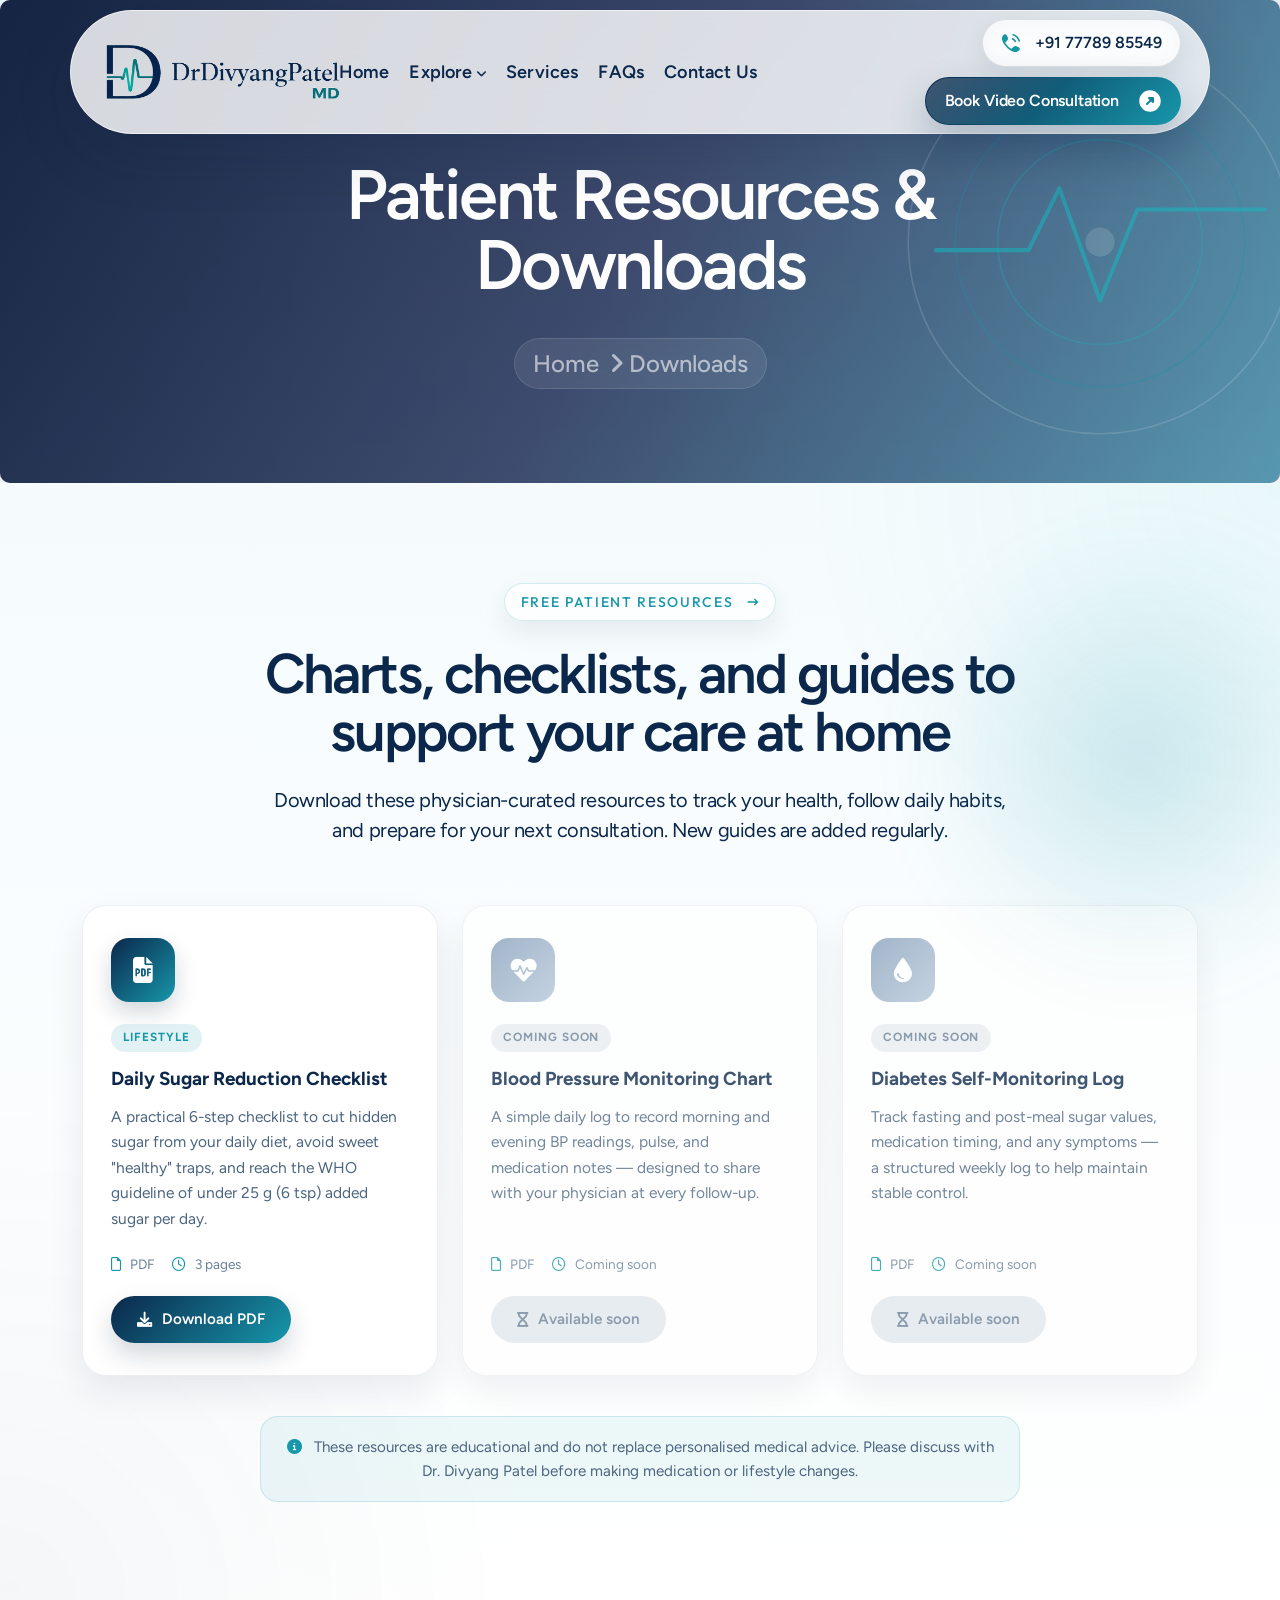
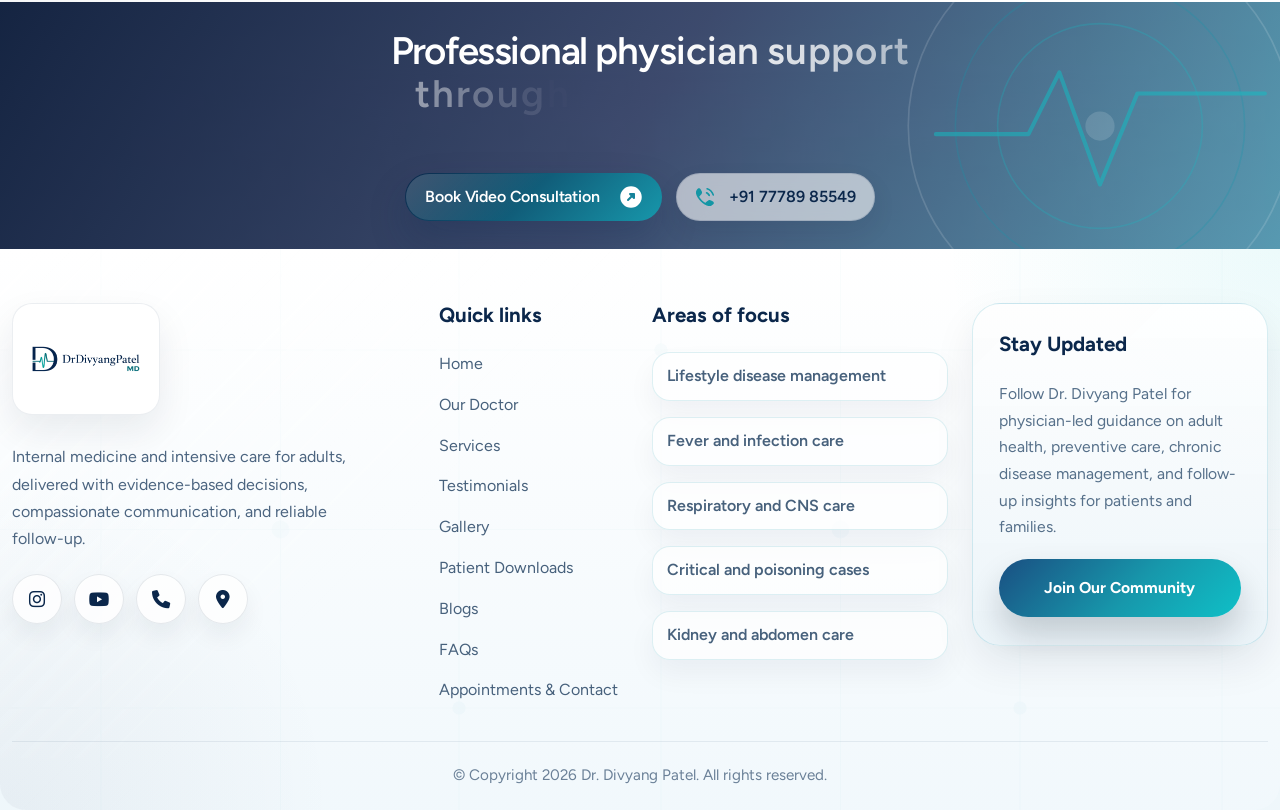
<file: downloads.html>
<!DOCTYPE html>
<html lang="en">
<head>
     <meta charset="UTF-8">
     <meta name="viewport" content="width=device-width, initial-scale=1.0">
     <title>Patient Resources & Downloads | Dr. Divyang Patel</title>

     <!--=====FAB ICON=======-->
    <link rel="shortcut icon" href="assets/drdivyangpatel/logo_transparent.png">

    <!--===== CSS LINK =======-->
    <link rel="stylesheet" href="assets/css/plugins/bootstrap.min.css">
    <link rel="stylesheet" href="assets/css/plugins/aos.css">
    <link rel="stylesheet" href="assets/css/plugins/fontawesome.css">
    <link rel="stylesheet" href="assets/css/plugins/magnific-popup.css">
    <link rel="stylesheet" href="assets/css/plugins/owlcarousel.min.css">
    <link rel="stylesheet" href="assets/css/plugins/sidebar.css">
    <link rel="stylesheet" href="assets/css/plugins/slick-slider.css">
    <link rel="stylesheet" href="assets/css/plugins/nice-select.css">
    <link rel="stylesheet" href="assets/css/plugins/swiper-bundle.css">
    <link rel="stylesheet" href="assets/css/main.css">
    <link rel="stylesheet" href="assets/css/drdivyang.css">

    <!--=====  JS SCRIPT LINK =======-->
    <script src="assets/js/plugins/jquery-3-7-1.min.js"></script>
</head>
<body class="homepage1-body">

<!--===== PRELOADER STARTS =======-->
<div class="cs_preloader">
  <div class="cs_preloader_in dr-preloader-card">
    <div class="dr-preloader-logo-wrap">
      <img src="assets/drdivyangpatel/logo_transparent.png" alt="Dr. Divyang Patel logo" class="dr-preloader-logo">
    </div>
    <p class="dr-preloader-title">Dr. Divyang Patel</p>
    <p class="dr-preloader-subtitle">Physician & Intensivist</p>
    <div class="dr-preloader-bar" aria-hidden="true"><span></span></div>
    <p class="dr-preloader-loading">Preparing your consultation experience</p>
  </div>
</div>
<!--===== PRELOADER ENDS =======-->

<!--===== PROGRESS STARTS=======-->
<div class="paginacontainer">
     <div class="progress-wrap">
       <svg class="progress-circle svg-content" width="100%" height="100%" viewBox="-1 -1 102 102">
         <path d="M50,1 a49,49 0 0,1 0,98 a49,49 0 0,1 0,-98"/>
       </svg>
     </div>
   </div>
 <!--===== PROGRESS ENDS=======-->

<!--=====HEADER START=======-->
<header class="homepage4-body">
  <div id="vl-header-sticky" class="vl-header-area vl-transparent-header">
      <div class="container">
          <div class="row align-items-center row-bg1">
              <div class="col-lg-3 col-md-6 col-6">
                  <div class="vl-logo">
                      <a href="index.html"><img src="assets/drdivyangpatel/logo_transparent.png" alt=""></a>
                  </div>
              </div>
              <div class="col-lg-4 d-none d-lg-block">
                  <div class="vl-main-menu text-center">
                         <nav class="vl-mobile-menu-active">
<ul>
    <li class="has-dropdown">
        <a href="index.html">Home <span class="arrow-size"></i></span></a>
    </li>
    <li class="has-dropdown">
      <a href="#">Explore <span class="arrow-size"><i class="fa-solid fa-angle-down d-lg-inline d-none"></i></span></a>
        <ul class="sub-menu">
            <li><a href="doctor-divyang-patel.html">Our Doctor</a></li>
            <li><a href="testimonial.html">Testimonials</a></li>
            <li><a href="Gallery.html">Gallery</a></li>
            <li><a href="https://drdivyangpatelmd.exlyapp.com/blog">Blogs</a></li>
            <li><a href="downloads.html">Patient Downloads</a></li>
            <li><a href="assets/drdivyangpatel/Dhabkara%20no%20punarjanma.pdf" target="_blank" rel="noopener">સફેદ કોટની અંદરની સંવેદના</a></li>
        </ul>
    </li>
    <li class="has-dropdown">
        <a href="services.html">Services <span class="arrow-size"></i></span></a>
    </li>
    <li class="has-dropdown">
        <a href="faq.html">FAQs <span class="arrow-size"></i></span></a>
    </li>
    <li class="has-dropdown">
        <a href="contact.html">Contact Us <span class="arrow-size"></i></span></a>
    </li>
</ul>
                      </nav>
                  </div>
              </div>
              <div class="col-lg-5 col-md-6 col-6">
                <div class="vl-hero-btn d-none d-lg-block text-end">
                  <div class="btn-area1">
                    <a href="tel:+917778985549" class="phone"><svg xmlns="http://www.w3.org/2000/svg" width="20" height="20" viewBox="0 0 20 20" fill="none">
                        <g clip-path="url(#clip0_5825_4343)">
<path d="M4.32688 1.17598C4.79912 1.27359 5.1752 1.59087 5.40887 2.01006L6.15321 3.34544C6.42738 3.83727 6.65811 4.25117 6.80878 4.61098C6.96862 4.99266 7.06355 5.36904 7.02016 5.78518C6.97676 6.20131 6.80622 6.55001 6.57107 6.8905C6.3494 7.21148 6.03823 7.56888 5.66848 7.99356L4.57431 9.25038C4.37824 9.47563 4.2802 9.58821 4.27124 9.72896C4.26228 9.86971 4.34263 9.98996 4.50333 10.2304C5.87299 12.2796 7.71894 14.1262 9.76983 15.497C10.0103 15.6577 10.1305 15.738 10.2712 15.7291C10.412 15.7201 10.5247 15.6221 10.7498 15.426L12.0067 14.3318C12.4314 13.962 12.7888 13.6509 13.1098 13.4292C13.4502 13.194 13.799 13.0235 14.2151 12.9801C14.6312 12.9367 15.0077 13.0317 15.3893 13.1915C15.7491 13.3422 16.163 13.5729 16.6547 13.847L17.9902 14.5915C18.4094 14.8251 18.7267 15.2012 18.8243 15.6734C18.9229 16.1505 18.7775 16.6302 18.4562 17.0244C17.2904 18.4547 15.4227 19.3654 13.4633 18.9701C12.259 18.7272 11.0707 18.3225 9.63342 17.4982C6.74558 15.842 4.15636 13.2514 2.50212 10.367C1.67786 8.92963 1.2731 7.74134 1.03015 6.53696C0.634898 4.5776 1.54559 2.70987 2.9759 1.54412C3.37009 1.22284 3.84971 1.07736 4.32688 1.17598Z" fill="#1496a5"/>
<path fill-rule="evenodd" clip-rule="evenodd" d="M11.3062 1.54C11.4337 1.0978 11.8957 0.842779 12.3379 0.970388C15.5607 1.90041 18.099 4.43862 19.0292 7.66132C19.1567 8.1035 18.9017 8.56545 18.4596 8.69304C18.0174 8.8207 17.5554 8.5657 17.4278 8.1235C16.6565 5.45101 14.5483 3.34295 11.8757 2.57171C11.4336 2.4441 11.1786 1.98219 11.3062 1.54ZM10.7947 5.47187C10.9747 5.04825 11.4639 4.85066 11.8876 5.03055C13.2723 5.6186 14.381 6.72725 14.969 8.11199C15.1489 8.53562 14.9513 9.02487 14.5277 9.20479C14.1041 9.38462 13.6148 9.18704 13.4349 8.76345C13.0157 7.77614 12.2234 6.9839 11.2361 6.56463C10.8125 6.38474 10.6149 5.8955 10.7947 5.47187Z" fill="#1496a5"/>
                        </g>
                        <defs>
<clipPath id="clip0_5825_4343">
  <rect width="20" height="20" fill="white"/>
</clipPath>
                        </defs>
                      </svg>+91 77789 85549</a>
                    <a href="https://drdivyangpatelmd.exlyapp.com/cb578edf-0916-4bcf-a2c8-b572f93a51ea" class="vl-btn4">Book Video Consultation<span><svg xmlns="http://www.w3.org/2000/svg" width="22" height="22" viewBox="0 0 22 22" fill="none">
                        <path fill-rule="evenodd" clip-rule="evenodd" d="M11 0.25C5.06294 0.25 0.25 5.06294 0.25 11C0.25 16.9371 5.06294 21.75 11 21.75C16.9371 21.75 21.75 16.9371 21.75 11C21.75 5.06294 16.9371 0.25 11 0.25ZM10 7C9.5955 7 9.2309 7.24364 9.0761 7.61732C8.92134 7.99099 9.0069 8.42111 9.2929 8.70711L10.5858 10L7.29289 13.2929C6.90237 13.6834 6.90237 14.3166 7.29289 14.7071C7.68342 15.0976 8.31658 15.0976 8.70711 14.7071L12 11.4142L13.2929 12.7071C13.5789 12.9931 14.009 13.0787 14.3827 12.9239C14.7564 12.7691 15 12.4045 15 12V8C15 7.44772 14.5523 7 14 7H10Z" fill="white"/>
                      </svg></span></a>
                </div>
                </div>
                <div class="vl-header-action-item d-block d-lg-none">
                  <button type="button" class="vl-offcanvas-toggle">
                    <i class="fa-solid fa-bars-staggered"></i>
                  </button>
               </div>
              </div>
          </div>
      </div>
  </div>
</header>
 <!--=====HEADER END =======-->

 <!--===== MOBILE HEADER STARTS =======-->
<div class="homepage4-body">
  <div class="vl-offcanvas">
    <div class="vl-offcanvas-wrapper">
        <div class="vl-offcanvas-header d-flex justify-content-between align-items-center mb-90">
            <div class="vl-offcanvas-logo"></div>
            <div class="vl-offcanvas-close">
               <button class="vl-offcanvas-close-toggle"><a href="index.html"><img src="assets/drdivyangpatel/logo_transparent.png" alt=""></a></button>
            </div>
        </div>

        <div class="vl-offcanvas-menu d-lg-none mb-40">
            <nav></nav>
        </div>

        <div class="space20"></div>
        <div class="vl-offcanvas-info">
            <div class="space20"></div>
            <span><a href="https://www.instagram.com/dr_divyangpatel_md?igsh=MXVoZnNqd2wxZHJ1Zg%3D%3D&utm_source=qr"> <i class="fa-regular fa-envelope"></i>@dr_divyangpatel_md</a></span>
            <span><a href="tel:+917778985549"><i class="fa-solid fa-phone"></i>+91 77789 85549</a></span>
            <span><a href="https://www.google.com/maps?q=Gupta+Hospital+Station+Road+Bilimora+Navsari+Gujarat"><i class="fa-solid fa-location-dot"></i>
              Gupta Hospital
              <br>
              Station road, Bilimora, Dist-Navsari, Gujarat
            </a></span>
        </div>
         </div>
    </div>
</div>
<div class="vl-offcanvas-overlay"></div>
</div>
<!--===== MOBILE HEADER ENDS =======-->

<!--===== HERO AREA STARTS =======-->
<div class="inner-header-section-area" style="background-image: url(assets/img/all-images/bg/bg5.avif); background-position: center; background-repeat: no-repeat; background-size: cover;">
  <div class="container"><div class="row align-items-center"><div class="col-lg-12"><div class="hero-header"><h1 class="text-anime-style-1">Patient Resources &amp; Downloads</h1><div class="space28"></div><a href="index.html" class="bradecrumb">Home <i class="fa-solid fa-angle-right"></i>Downloads</a></div></div></div></div>
</div>

<!--===== DOWNLOADS SECTION STARTS =======-->
<div class="dr-downloads-section-area sp1">
  <div class="container">
    <div class="row">
      <div class="col-lg-9 m-auto">
        <div class="heading4 text-center space-margin60">
          <h5 class="vl-section-subtitle">Free Patient Resources <svg xmlns="http://www.w3.org/2000/svg" width="13" height="8" viewBox="0 0 13 8" fill="none"><path d="M0.667969 4.00033H11.049M8.00137 7.33366L11.3346 4.00033L8.0013 0.666992" stroke="#1496a5" stroke-width="1.5"/></svg></h5>
          <div class="space24"></div>
          <h2 class="vl-section-title">Charts, checklists, and guides to support your care at home</h2>
          <div class="space24"></div>
          <p class="dr-downloads-lead">Download these physician-curated resources to track your health, follow daily habits, and prepare for your next consultation. New guides are added regularly.</p>
        </div>
      </div>
    </div>

    <div class="row g-4 dr-download-grid">
      <!-- ===== Download card: Sugar reduction checklist ===== -->
      <div class="col-lg-4 col-md-6">
        <div class="dr-download-card">
          <div class="dr-download-icon" aria-hidden="true"><i class="fa-solid fa-file-pdf"></i></div>
          <span class="dr-download-tag">Lifestyle</span>
          <h4>Daily Sugar Reduction Checklist</h4>
          <p>A practical 6-step checklist to cut hidden sugar from your daily diet, avoid sweet "healthy" traps, and reach the WHO guideline of under 25 g (6 tsp) added sugar per day.</p>
          <div class="dr-download-meta">
            <span><i class="fa-regular fa-file"></i> PDF</span>
            <span><i class="fa-regular fa-clock"></i> 3 pages</span>
          </div>
          <a href="assets/drdivyangpatel/Sugar%20reduction%20checklist.pdf" target="_blank" rel="noopener" download class="dr-download-btn">
            <i class="fa-solid fa-download"></i> Download PDF
          </a>
        </div>
      </div>

      <!-- ===== Placeholder card: BP monitoring chart (replace href + remove .is-coming-soon when PDF is ready) ===== -->
      <div class="col-lg-4 col-md-6">
        <div class="dr-download-card is-coming-soon">
          <div class="dr-download-icon" aria-hidden="true"><i class="fa-solid fa-heart-pulse"></i></div>
          <span class="dr-download-tag">Coming Soon</span>
          <h4>Blood Pressure Monitoring Chart</h4>
          <p>A simple daily log to record morning and evening BP readings, pulse, and medication notes — designed to share with your physician at every follow-up.</p>
          <div class="dr-download-meta">
            <span><i class="fa-regular fa-file"></i> PDF</span>
            <span><i class="fa-regular fa-clock"></i> Coming soon</span>
          </div>
          <a href="#" class="dr-download-btn dr-download-btn--disabled" aria-disabled="true" tabindex="-1">
            <i class="fa-solid fa-hourglass-half"></i> Available soon
          </a>
        </div>
      </div>

      <!-- ===== Placeholder card: Diabetes log ===== -->
      <div class="col-lg-4 col-md-6">
        <div class="dr-download-card is-coming-soon">
          <div class="dr-download-icon" aria-hidden="true"><i class="fa-solid fa-droplet"></i></div>
          <span class="dr-download-tag">Coming Soon</span>
          <h4>Diabetes Self-Monitoring Log</h4>
          <p>Track fasting and post-meal sugar values, medication timing, and any symptoms — a structured weekly log to help maintain stable control.</p>
          <div class="dr-download-meta">
            <span><i class="fa-regular fa-file"></i> PDF</span>
            <span><i class="fa-regular fa-clock"></i> Coming soon</span>
          </div>
          <a href="#" class="dr-download-btn dr-download-btn--disabled" aria-disabled="true" tabindex="-1">
            <i class="fa-solid fa-hourglass-half"></i> Available soon
          </a>
        </div>
      </div>

      <!--
        ===== TO ADD A NEW DOWNLOAD =====
        1) Place the PDF in:  assets/drdivyangpatel/
        2) Duplicate the card block above and update:
           - Icon (any Font Awesome class works)
           - Tag (e.g. "Lifestyle", "Cardiac", "Diabetes")
           - Title, description
           - href to point at the new PDF (use %20 for spaces)
      -->
    </div>

    <div class="space40"></div>
    <div class="dr-downloads-note text-center">
      <p><i class="fa-solid fa-circle-info"></i> These resources are educational and do not replace personalised medical advice. Please discuss with Dr. Divyang Patel before making medication or lifestyle changes.</p>
    </div>
  </div>
</div>
<!--===== DOWNLOADS SECTION ENDS =======-->

<!--===== CTA AREA STARTS =======-->
<div class="cta4-section-area" style="background-image: url(assets/img/all-images/bg/bg5.avif); background-position: center; background-size: cover; background-repeat: no-repeat;">
  <div class="container">
    <div class="row align-items-center">
      <div class="col-lg-8 m-auto">
        <div class="cta-content-area heading1">
          <h2 class="text-anime-style-3">Professional physician support through video consultation and scheduled appointments.</h2>
          <div class="space24"></div>
          <div class="btn-area1">
            <a href="https://drdivyangpatelmd.exlyapp.com/cb578edf-0916-4bcf-a2c8-b572f93a51ea" class="vl-btn4">Book Video Consultation <span><svg xmlns="http://www.w3.org/2000/svg" width="22" height="22" viewBox="0 0 22 22" fill="none">
                <path fill-rule="evenodd" clip-rule="evenodd" d="M11 0.25C5.06294 0.25 0.25 5.06294 0.25 11C0.25 16.9371 5.06294 21.75 11 21.75C16.9371 21.75 21.75 16.9371 21.75 11C21.75 5.06294 16.9371 0.25 11 0.25ZM10 7C9.5955 7 9.2309 7.24364 9.0761 7.61732C8.92134 7.99099 9.0069 8.42111 9.2929 8.70711L10.5858 10L7.29289 13.2929C6.90237 13.6834 6.90237 14.3166 7.29289 14.7071C7.68342 15.0976 8.31658 15.0976 8.70711 14.7071L12 11.4142L13.2929 12.7071C13.5789 12.9931 14.009 13.0787 14.3827 12.9239C14.7564 12.7691 15 12.4045 15 12V8C15 7.44772 14.5523 7 14 7H10Z" fill="white"/>
              </svg></span></a>
              <a href="tel:+917778985549" class="phone"><svg xmlns="http://www.w3.org/2000/svg" width="20" height="20" viewBox="0 0 20 20" fill="none">
                <g clip-path="url(#clip0_5825_4343)">
                  <path d="M4.32688 1.17598C4.79912 1.27359 5.1752 1.59087 5.40887 2.01006L6.15321 3.34544C6.42738 3.83727 6.65811 4.25117 6.80878 4.61098C6.96862 4.99266 7.06355 5.36904 7.02016 5.78518C6.97676 6.20131 6.80622 6.55001 6.57107 6.8905C6.3494 7.21148 6.03823 7.56888 5.66848 7.99356L4.57431 9.25038C4.37824 9.47563 4.2802 9.58821 4.27124 9.72896C4.26228 9.86971 4.34263 9.98996 4.50333 10.2304C5.87299 12.2796 7.71894 14.1262 9.76983 15.497C10.0103 15.6577 10.1305 15.738 10.2712 15.7291C10.412 15.7201 10.5247 15.6221 10.7498 15.426L12.0067 14.3318C12.4314 13.962 12.7888 13.6509 13.1098 13.4292C13.4502 13.194 13.799 13.0235 14.2151 12.9801C14.6312 12.9367 15.0077 13.0317 15.3893 13.1915C15.7491 13.3422 16.163 13.5729 16.6547 13.847L17.9902 14.5915C18.4094 14.8251 18.7267 15.2012 18.8243 15.6734C18.9229 16.1505 18.7775 16.6302 18.4562 17.0244C17.2904 18.4547 15.4227 19.3654 13.4633 18.9701C12.259 18.7272 11.0707 18.3225 9.63342 17.4982C6.74558 15.842 4.15636 13.2514 2.50212 10.367C1.67786 8.92963 1.2731 7.74134 1.03015 6.53696C0.634898 4.5776 1.54559 2.70987 2.9759 1.54412C3.37009 1.22284 3.84971 1.07736 4.32688 1.17598Z" fill="#1496a5"/>
                  <path fill-rule="evenodd" clip-rule="evenodd" d="M11.3062 1.54C11.4337 1.0978 11.8957 0.842779 12.3379 0.970388C15.5607 1.90041 18.099 4.43862 19.0292 7.66132C19.1567 8.1035 18.9017 8.56545 18.4596 8.69304C18.0174 8.8207 17.5554 8.5657 17.4278 8.1235C16.6565 5.45101 14.5483 3.34295 11.8757 2.57171C11.4336 2.4441 11.1786 1.98219 11.3062 1.54ZM10.7947 5.47187C10.9747 5.04825 11.4639 4.85066 11.8876 5.03055C13.2723 5.6186 14.381 6.72725 14.969 8.11199C15.1489 8.53562 14.9513 9.02487 14.5277 9.20479C14.1041 9.38462 13.6148 9.18704 13.4349 8.76345C13.0157 7.77614 12.2234 6.9839 11.2361 6.56463C10.8125 6.38474 10.6149 5.8955 10.7947 5.47187Z" fill="#1496a5"/>
                </g>
                <defs>
                  <clipPath id="clip0_5825_4343M">
                    <rect width="20" height="20" fill="white"/>
                  </clipPath>
                </defs>
              </svg>+91 77789 85549</a>
        </div>
        </div>
      </div>
    </div>
  </div>
</div>
<!--===== CTA AREA ENDS =======-->

<!--===== FOOTER AREA STARTS =======-->
<div class="vl-footer4-section-area dr-footer-theme">
  <div class="container">
    <div class="dr-footer-main">
      <div class="row">
        <div class="col-lg-4 col-md-6">
          <div class="dr-footer-brand">
            <a href="index.html" class="dr-footer-logo" aria-label="Dr. Divyang Patel home">
              <span class="dr-footer-logo-badge">
                <img src="assets/drdivyangpatel/logo_transparent.png" alt="Dr. Divyang Patel logo">
              </span>
            </a>
            <p>Internal medicine and intensive care for adults, delivered with evidence-based decisions, compassionate communication, and reliable follow-up.</p>
            <div class="dr-footer-social">
              <a href="https://www.instagram.com/dr_divyangpatel_md?igsh=MXVoZnNqd2wxZHJ1Zg%3D%3D&amp;utm_source=qr" aria-label="Instagram"><i class="fa-brands fa-instagram"></i></a>
              <a href="https://www.youtube.com/@dr.divyangpatel02" target="_blank" rel="noopener" aria-label="YouTube channel"><i class="fa-brands fa-youtube"></i></a>
              <a href="tel:+917778985549" aria-label="Call Dr. Divyang Patel"><i class="fa-solid fa-phone"></i></a>
              <a href="https://www.google.com/maps?q=Gupta+Hospital+Station+Road+Bilimora+Navsari+Gujarat" aria-label="Clinic location"><i class="fa-solid fa-location-dot"></i></a>
            </div>
          </div>
        </div>

        <div class="col-lg-2 col-md-6">
          <div class="dr-footer-column">
            <h3>Quick links</h3>
            <ul>
              <li><a href="index.html">Home</a></li>
              <li><a href="doctor-divyang-patel.html">Our Doctor</a></li>
              <li><a href="services.html">Services</a></li>
              <li><a href="testimonial.html">Testimonials</a></li>
              <li><a href="Gallery.html">Gallery</a></li>
              <li><a href="downloads.html">Patient Downloads</a></li>
              <li><a href="https://drdivyangpatelmd.exlyapp.com/blog">Blogs</a></li>
              <li><a href="faq.html">FAQs</a></li>
              <li><a href="contact.html">Appointments &amp; Contact</a></li>
            </ul>
          </div>
        </div>

        <div class="col-lg-3 col-md-6">
          <div class="dr-footer-column dr-footer-services">
            <h3>Areas of focus</h3>
            <ul class="dr-footer-service-list">
              <li><span>Lifestyle disease management</span></li>
              <li><span>Fever and infection care</span></li>
              <li><span>Respiratory and CNS care</span></li>
              <li><span>Critical and poisoning cases</span></li>
              <li><span>Kidney and abdomen care</span></li>
            </ul>
          </div>
        </div>

        <div class="col-lg-3 col-md-6">
          <div class="dr-footer-subscribe">
            <h3>Stay Updated</h3>
            <p>Follow Dr. Divyang Patel for physician-led guidance on adult health, preventive care, chronic disease management, and follow-up insights for patients and families.</p>
            <a href="https://drdivyangpatelmd.exlyapp.com/e467e22a-8691-47d4-a02b-ed1f6fe5d339" class="dr-footer-subscribe-btn">Join Our Community</a>
          </div>
        </div>
      </div>

      <div class="dr-footer-bottom">
        <p>© Copyright 2026 Dr. Divyang Patel. All rights reserved.</p>
      </div>
    </div>
  </div>
</div>
<!--===== FOOTER AREA ENDS =======-->

<!--===== JS SCRIPT LINK =======-->
<script src="assets/js/plugins/bootstrap.min.js"></script>
<script src="assets/js/plugins/fontawesome.js"></script>
<script src="assets/js/plugins/aos.js"></script>
<script src="assets/js/plugins/counter.js"></script>
<script src="assets/js/plugins/gsap.min.js"></script>
<script src="assets/js/plugins/ScrollTrigger.min.js"></script>
<script src="assets/js/plugins/Splitetext.js"></script>
<script src="assets/js/plugins/SmoothScroll.js"></script>
<script src="assets/js/plugins/sidebar.js"></script>
<script src="assets/js/plugins/magnific-popup.js"></script>
<script src="assets/js/plugins/mobilemenu.js"></script>
<script src="assets/js/plugins/owlcarousel.min.js"></script>
<script src="assets/js/plugins/nice-select.js"></script>
<script src="assets/js/plugins/waypoints.js"></script>
<script src="assets/js/plugins/slick-slider.js"></script>
<script src="assets/js/plugins/circle-progress.js"></script>
<script src="assets/js/plugins/swiper.js"></script>
<script src="assets/js/main.js"></script>

</body>
</html>
</file>
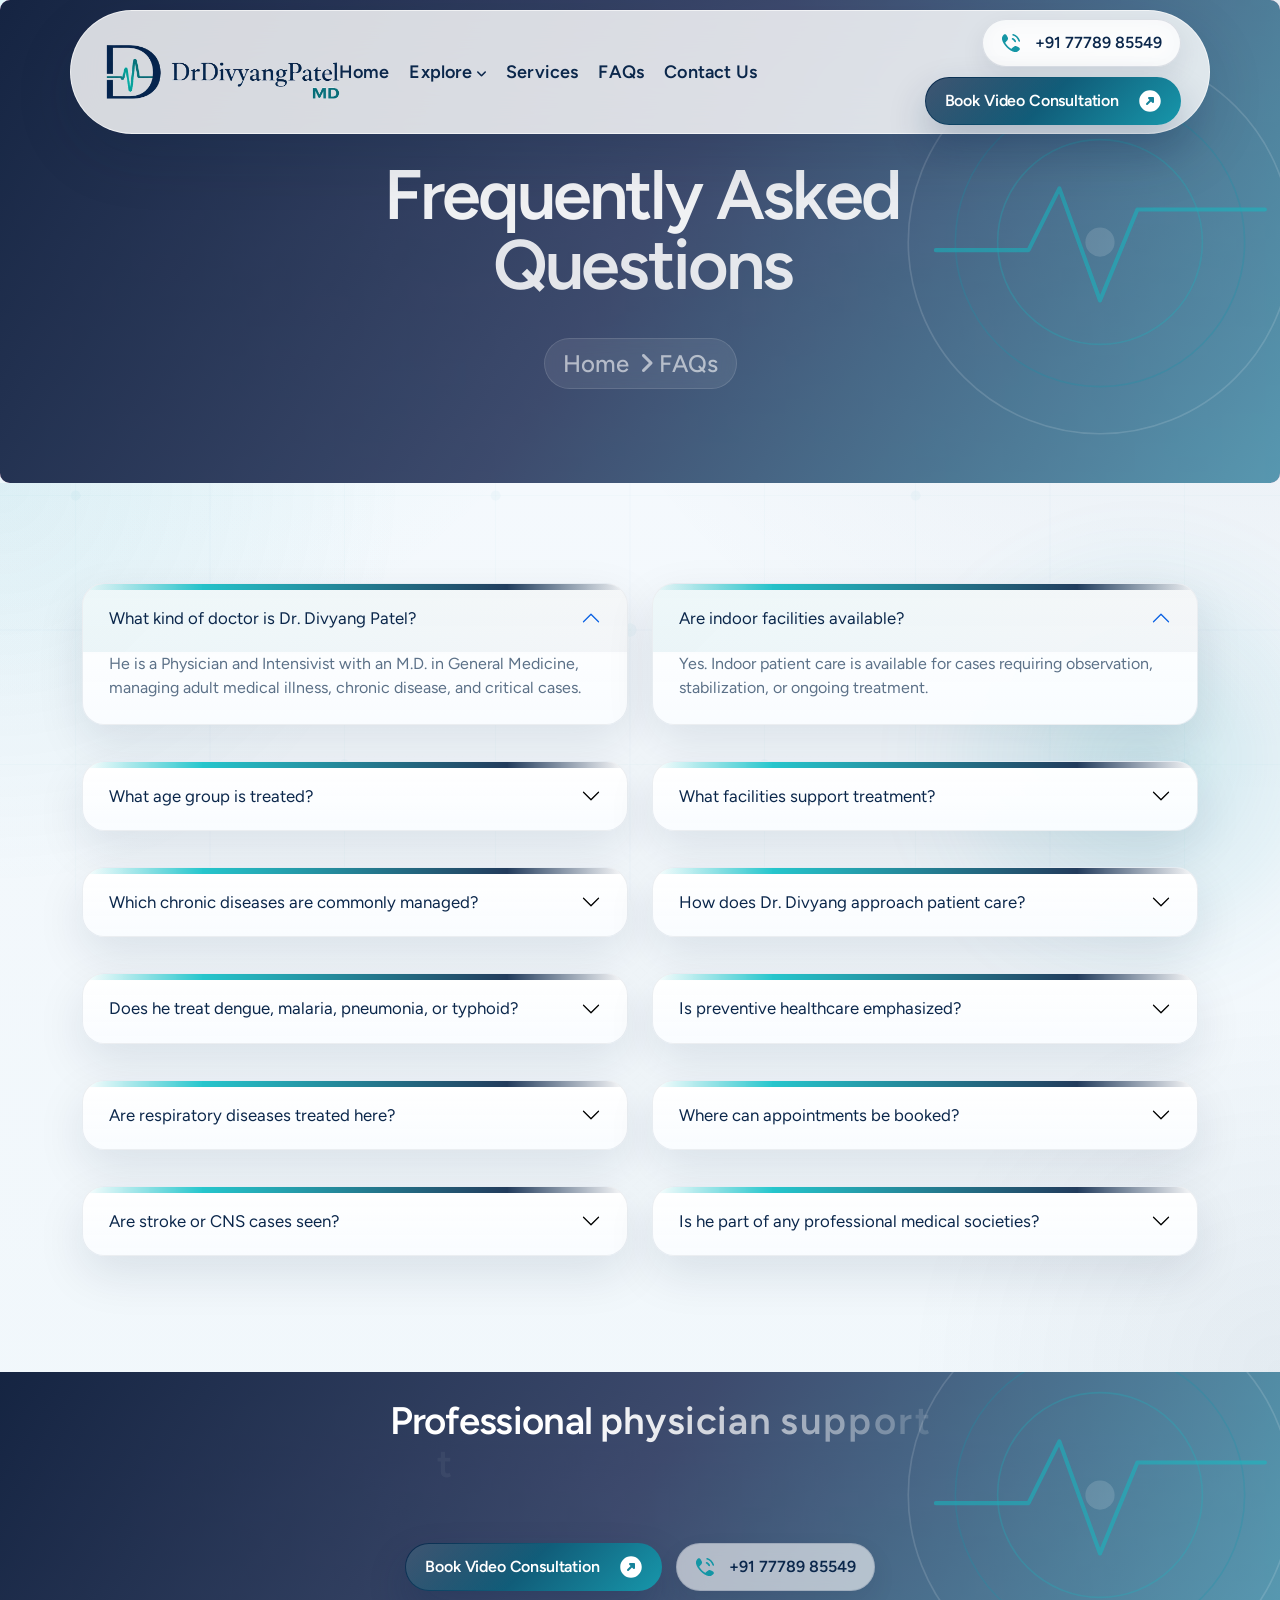
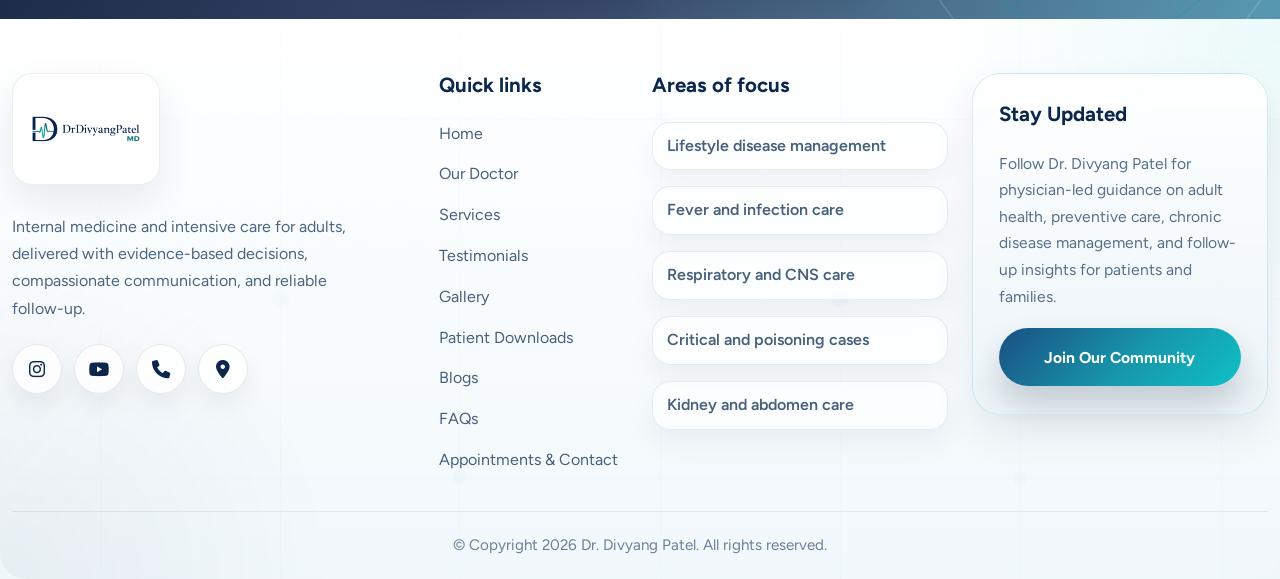
<file: faq.html>
<!DOCTYPE html>
<html lang="en">
<head>
     <meta charset="UTF-8">
     <meta name="viewport" content="width=device-width, initial-scale=1.0">
     <title>FAQs | Dr. Divyang Patel</title>

     <!--=====FAB ICON=======-->
    <link rel="shortcut icon" href="assets/drdivyangpatel/logo_transparent.png">

    <!--===== CSS LINK =======-->
    <link rel="stylesheet" href="assets/css/plugins/bootstrap.min.css">
    <link rel="stylesheet" href="assets/css/plugins/aos.css">
    <link rel="stylesheet" href="assets/css/plugins/fontawesome.css">
    <link rel="stylesheet" href="assets/css/plugins/magnific-popup.css">
    <link rel="stylesheet" href="assets/css/plugins/owlcarousel.min.css">
    <link rel="stylesheet" href="assets/css/plugins/sidebar.css">
    <link rel="stylesheet" href="assets/css/plugins/slick-slider.css">
    <link rel="stylesheet" href="assets/css/plugins/nice-select.css">
    <link rel="stylesheet" href="assets/css/plugins/swiper-bundle.css">
    <link rel="stylesheet" href="assets/css/main.css">
    <link rel="stylesheet" href="assets/css/drdivyang.css">

    <!--=====  JS SCRIPT LINK =======-->
    <script src="assets/js/plugins/jquery-3-7-1.min.js"></script>
</head>
<body class="homepage1-body">

<!--===== PRELOADER STARTS =======-->
<div class="cs_preloader">
  <div class="cs_preloader_in dr-preloader-card">
    <div class="dr-preloader-logo-wrap">
      <img src="assets/drdivyangpatel/logo_transparent.png" alt="Dr. Divyang Patel logo" class="dr-preloader-logo">
    </div>
    <p class="dr-preloader-title">Dr. Divyang Patel</p>
    <p class="dr-preloader-subtitle">Physician & Intensivist</p>
    <div class="dr-preloader-bar" aria-hidden="true"><span></span></div>
    <p class="dr-preloader-loading">Preparing your consultation experience</p>
  </div>
</div>

<!--===== PRELOADER ENDS =======-->

<!--===== PROGRESS STARTS=======-->
<div class="paginacontainer">
     <div class="progress-wrap">
       <svg class="progress-circle svg-content" width="100%" height="100%" viewBox="-1 -1 102 102">
         <path d="M50,1 a49,49 0 0,1 0,98 a49,49 0 0,1 0,-98"/>
       </svg>
     </div>
   </div>
 <!--===== PROGRESS ENDS=======-->

<!--=====HEADER START=======-->
<header class="homepage4-body">
  <div id="vl-header-sticky" class="vl-header-area vl-transparent-header">
      <div class="container">
          <div class="row align-items-center row-bg1">
              <div class="col-lg-3 col-md-6 col-6">
                  <div class="vl-logo">
                      <a href="index.html"><img src="assets/drdivyangpatel/logo_transparent.png" alt=""></a>
                  </div>
              </div>
              <div class="col-lg-4 d-none d-lg-block">
                  <div class="vl-main-menu text-center">
                         <nav class="vl-mobile-menu-active">
<ul>
    <li class="has-dropdown">
        <a href="index.html">Home <span class="arrow-size"></i></span></a>
       
    </li>
    <li class="has-dropdown">
      <a href="#">Explore <span class="arrow-size"><i class="fa-solid fa-angle-down d-lg-inline d-none"></i></span></a>
        <ul class="sub-menu">
            <li><a href="doctor-divyang-patel.html">Our Doctor</a></li>
            <li><a href="testimonial.html">Testimonials</a></li>
            <li><a href="Gallery.html">Gallery</a></li>
            <li><a href="https://drdivyangpatelmd.exlyapp.com/blog">Blogs</a></li>
            <li><a href="downloads.html">Patient Downloads</a></li>
            <li><a href="assets/drdivyangpatel/Dhabkara%20no%20punarjanma.pdf" target="_blank" rel="noopener">સફેદ કોટની અંદરની સંવેદના</a></li>
        </ul>
    </li>
    <li class="has-dropdown">
        <a href="services.html">Services <span class="arrow-size"></i></span></a>
    </li>
    <li class="has-dropdown">
        <a href="faq.html">FAQs <span class="arrow-size"></i></span></a>
    </li>
    <li class="has-dropdown">
        <a href="contact.html">Contact Us <span class="arrow-size"></i></span></a>
    </li>
</ul>
                      </nav>
                  </div>
              </div>
              <div class="col-lg-5 col-md-6 col-6">
                <div class="vl-hero-btn d-none d-lg-block text-end">
                  <div class="btn-area1">
                    <a href="tel:+917778985549" class="phone"><svg xmlns="http://www.w3.org/2000/svg" width="20" height="20" viewBox="0 0 20 20" fill="none">
                        <g clip-path="url(#clip0_5825_4343)">
<path d="M4.32688 1.17598C4.79912 1.27359 5.1752 1.59087 5.40887 2.01006L6.15321 3.34544C6.42738 3.83727 6.65811 4.25117 6.80878 4.61098C6.96862 4.99266 7.06355 5.36904 7.02016 5.78518C6.97676 6.20131 6.80622 6.55001 6.57107 6.8905C6.3494 7.21148 6.03823 7.56888 5.66848 7.99356L4.57431 9.25038C4.37824 9.47563 4.2802 9.58821 4.27124 9.72896C4.26228 9.86971 4.34263 9.98996 4.50333 10.2304C5.87299 12.2796 7.71894 14.1262 9.76983 15.497C10.0103 15.6577 10.1305 15.738 10.2712 15.7291C10.412 15.7201 10.5247 15.6221 10.7498 15.426L12.0067 14.3318C12.4314 13.962 12.7888 13.6509 13.1098 13.4292C13.4502 13.194 13.799 13.0235 14.2151 12.9801C14.6312 12.9367 15.0077 13.0317 15.3893 13.1915C15.7491 13.3422 16.163 13.5729 16.6547 13.847L17.9902 14.5915C18.4094 14.8251 18.7267 15.2012 18.8243 15.6734C18.9229 16.1505 18.7775 16.6302 18.4562 17.0244C17.2904 18.4547 15.4227 19.3654 13.4633 18.9701C12.259 18.7272 11.0707 18.3225 9.63342 17.4982C6.74558 15.842 4.15636 13.2514 2.50212 10.367C1.67786 8.92963 1.2731 7.74134 1.03015 6.53696C0.634898 4.5776 1.54559 2.70987 2.9759 1.54412C3.37009 1.22284 3.84971 1.07736 4.32688 1.17598Z" fill="#1496a5"/>
<path fill-rule="evenodd" clip-rule="evenodd" d="M11.3062 1.54C11.4337 1.0978 11.8957 0.842779 12.3379 0.970388C15.5607 1.90041 18.099 4.43862 19.0292 7.66132C19.1567 8.1035 18.9017 8.56545 18.4596 8.69304C18.0174 8.8207 17.5554 8.5657 17.4278 8.1235C16.6565 5.45101 14.5483 3.34295 11.8757 2.57171C11.4336 2.4441 11.1786 1.98219 11.3062 1.54ZM10.7947 5.47187C10.9747 5.04825 11.4639 4.85066 11.8876 5.03055C13.2723 5.6186 14.381 6.72725 14.969 8.11199C15.1489 8.53562 14.9513 9.02487 14.5277 9.20479C14.1041 9.38462 13.6148 9.18704 13.4349 8.76345C13.0157 7.77614 12.2234 6.9839 11.2361 6.56463C10.8125 6.38474 10.6149 5.8955 10.7947 5.47187Z" fill="#1496a5"/>
                        </g>
                        <defs>
<clipPath id="clip0_5825_4343">
  <rect width="20" height="20" fill="white"/>
</clipPath>
                        </defs>
                      </svg>+91 77789 85549</a>
                    <a href="https://drdivyangpatelmd.exlyapp.com/cb578edf-0916-4bcf-a2c8-b572f93a51ea" class="vl-btn4">Book Video Consultation<span><svg xmlns="http://www.w3.org/2000/svg" width="22" height="22" viewBox="0 0 22 22" fill="none">
                        <path fill-rule="evenodd" clip-rule="evenodd" d="M11 0.25C5.06294 0.25 0.25 5.06294 0.25 11C0.25 16.9371 5.06294 21.75 11 21.75C16.9371 21.75 21.75 16.9371 21.75 11C21.75 5.06294 16.9371 0.25 11 0.25ZM10 7C9.5955 7 9.2309 7.24364 9.0761 7.61732C8.92134 7.99099 9.0069 8.42111 9.2929 8.70711L10.5858 10L7.29289 13.2929C6.90237 13.6834 6.90237 14.3166 7.29289 14.7071C7.68342 15.0976 8.31658 15.0976 8.70711 14.7071L12 11.4142L13.2929 12.7071C13.5789 12.9931 14.009 13.0787 14.3827 12.9239C14.7564 12.7691 15 12.4045 15 12V8C15 7.44772 14.5523 7 14 7H10Z" fill="white"/>
                      </svg></span></a>
                </div>
                </div>
                <div class="vl-header-action-item d-block d-lg-none">
                  <button type="button" class="vl-offcanvas-toggle">
                    <i class="fa-solid fa-bars-staggered"></i>
                  </button>
               </div>
              </div>
          </div>
      </div>
  </div>
</header>
 <!--=====HEADER END =======-->

 <!--===== MOBILE HEADER STARTS =======-->
<div class="homepage4-body">
  <div class="vl-offcanvas">
    <div class="vl-offcanvas-wrapper">
        <div class="vl-offcanvas-header d-flex justify-content-between align-items-center mb-90">
            <div class="vl-offcanvas-logo">
            </div>
            <div class="vl-offcanvas-close">
               <button class="vl-offcanvas-close-toggle"><a href="index.html"><img src="assets/drdivyangpatel/logo_transparent.png" alt=""></a></button>
            </div>
        </div>

        <div class="vl-offcanvas-menu d-lg-none mb-40">
            <nav></nav>
        </div>

        <div class="space20"></div>
        <div class="vl-offcanvas-info">
            <div class="space20"></div>
            <span><a href="https://www.instagram.com/dr_divyangpatel_md?igsh=MXVoZnNqd2wxZHJ1Zg%3D%3D&utm_source=qr"> <i class="fa-regular fa-envelope"></i>@dr_divyangpatel_md</a></span>
            <span><a href="tel:+917778985549"><i class="fa-solid fa-phone"></i>+91 77789 85549</a></span>
            <span><a href="https://www.google.com/maps?q=Gupta+Hospital+Station+Road+Bilimora+Navsari+Gujarat"><i class="fa-solid fa-location-dot"></i> 
              Gupta Hospital
              <br>
              Station road, Bilimora, Dist-Navsari, Gujarat
            </a></span>
        </div>
        <!-- <div class="space20"></div>
        <div class="vl-offcanvas-social">
            <h3 class="vl-offcanvas-sm-title">Follow Us</h3>
            <div class="space20"></div> -->
            <!-- <a href="https://www.facebook.com/people/Kidney-Care-Hospital-and-Research-Center/100068045023616/"><i class="fab fa-facebook-f"></i></a>
            <a href="https://www.instagram.com/kidneyhospitaludaipur/"><i class="fab fa-instagram"></i></a> -->
         </div>
    </div>
</div>
<div class="vl-offcanvas-overlay"></div>
</div>
<!--===== MOBILE HEADER ENDS =======-->

<!--===== HERO AREA STARTS =======-->
<div class="inner-header-section-area" style="background-image: url(assets/img/all-images/bg/bg5.avif); background-position: center; background-repeat: no-repeat; background-size: cover;">
  <div class="container"><div class="row align-items-center"><div class="col-lg-12"><div class="hero-header"><h1 class="text-anime-style-1">Frequently Asked Questions</h1><div class="space28"></div><a href="index.html" class="bradecrumb">Home <i class="fa-solid fa-angle-right"></i>FAQs</a></div></div></div></div>
</div>

<div class="faq-inner-section-area sp1">
  <div class="container">
    <div class="row"><div class="col-lg-12"><div class="tab-content" id="pills-tabContent"><div class="tab-pane fade show active" id="pills-home" role="tabpanel"><div class="faq-section-area"><div class="row">
      <div class="col-lg-6"><div class="accordian-area"><div class="accordion" id="accordionExample">
        <div class="accordion-item"><h2 class="accordion-header"><button class="accordion-button" type="button" data-bs-toggle="collapse" data-bs-target="#collapseOne" aria-expanded="true">What kind of doctor is Dr. Divyang Patel?</button></h2><div id="collapseOne" class="accordion-collapse collapse show" data-bs-parent="#accordionExample"><div class="accordion-body"><p>He is a Physician and Intensivist with an M.D. in General Medicine, managing adult medical illness, chronic disease, and critical cases.</p></div></div></div>
        <div class="space20"></div>
        <div class="accordion-item"><h2 class="accordion-header"><button class="accordion-button collapsed" type="button" data-bs-toggle="collapse" data-bs-target="#collapseTwo">What age group is treated?</button></h2><div id="collapseTwo" class="accordion-collapse collapse" data-bs-parent="#accordionExample"><div class="accordion-body"><p>Patients above 13 years of age are treated in OPD and indoor settings.</p></div></div></div>
        <div class="space20"></div>
        <div class="accordion-item"><h2 class="accordion-header"><button class="accordion-button collapsed" type="button" data-bs-toggle="collapse" data-bs-target="#collapseThree">Which chronic diseases are commonly managed?</button></h2><div id="collapseThree" class="accordion-collapse collapse" data-bs-parent="#accordionExample"><div class="accordion-body"><p>Diabetes mellitus type 1 and 2, hypertension, thyroid disorders, and dyslipidemia are commonly managed.</p></div></div></div>
        <div class="space20"></div>
        <div class="accordion-item"><h2 class="accordion-header"><button class="accordion-button collapsed" type="button" data-bs-toggle="collapse" data-bs-target="#collapseFour">Does he treat dengue, malaria, pneumonia, or typhoid?</button></h2><div id="collapseFour" class="accordion-collapse collapse" data-bs-parent="#accordionExample"><div class="accordion-body"><p>Yes. Infection-related cases such as malaria, dengue, pneumonia, and typhoid are part of regular physician care.</p></div></div></div>
        <div class="space20"></div>
        <div class="accordion-item"><h2 class="accordion-header"><button class="accordion-button collapsed" type="button" data-bs-toggle="collapse" data-bs-target="#collapseFive">Are respiratory diseases treated here?</button></h2><div id="collapseFive" class="accordion-collapse collapse" data-bs-parent="#accordionExample"><div class="accordion-body"><p>Yes. Asthma, COPD, and other respiratory presentations are evaluated and managed with appropriate investigations and treatment.</p></div></div></div>
        <div class="space20"></div>
        <div class="accordion-item"><h2 class="accordion-header"><button class="accordion-button collapsed" type="button" data-bs-toggle="collapse" data-bs-target="#collapseSix">Are stroke or CNS cases seen?</button></h2><div id="collapseSix" class="accordion-collapse collapse" data-bs-parent="#accordionExample"><div class="accordion-body"><p>Yes. CV stroke (paralysis), meningitis, and other urgent CNS presentations are assessed and managed promptly.</p></div></div></div>
      </div></div></div>
      <div class="col-lg-6"><div class="accordian-area"><div class="accordion" id="accordionExample2">
        <div class="accordion-item"><h2 class="accordion-header"><button class="accordion-button" type="button" data-bs-toggle="collapse" data-bs-target="#collapseSeven" aria-expanded="true">Are indoor facilities available?</button></h2><div id="collapseSeven" class="accordion-collapse collapse show" data-bs-parent="#accordionExample2"><div class="accordion-body"><p>Yes. Indoor patient care is available for cases requiring observation, stabilization, or ongoing treatment.</p></div></div></div>
        <div class="space20"></div>
        <div class="accordion-item"><h2 class="accordion-header"><button class="accordion-button collapsed" type="button" data-bs-toggle="collapse" data-bs-target="#collapseEight">What facilities support treatment?</button></h2><div id="collapseEight" class="accordion-collapse collapse" data-bs-parent="#accordionExample2"><div class="accordion-body"><p>ECG, 2D-ECHO, X-ray, laboratory services, and physiotherapy support are available within the practice network.</p></div></div></div>
        <div class="space20"></div>
        <div class="accordion-item"><h2 class="accordion-header"><button class="accordion-button collapsed" type="button" data-bs-toggle="collapse" data-bs-target="#collapseNine">How does Dr. Divyang approach patient care?</button></h2><div id="collapseNine" class="accordion-collapse collapse" data-bs-parent="#accordionExample2"><div class="accordion-body"><p>He listens carefully, considers the patient’s lifestyle and concerns, and explains conditions and treatment options in simple language.</p></div></div></div>
        <div class="space20"></div>
        <div class="accordion-item"><h2 class="accordion-header"><button class="accordion-button collapsed" type="button" data-bs-toggle="collapse" data-bs-target="#collapseTen">Is preventive healthcare emphasized?</button></h2><div id="collapseTen" class="accordion-collapse collapse" data-bs-parent="#accordionExample2"><div class="accordion-body"><p>Yes. Early detection, risk reduction, and healthy lifestyle guidance are an important part of routine care.</p></div></div></div>
        <div class="space20"></div>
        <div class="accordion-item"><h2 class="accordion-header"><button class="accordion-button collapsed" type="button" data-bs-toggle="collapse" data-bs-target="#collapseEleven">Where can appointments be booked?</button></h2><div id="collapseEleven" class="accordion-collapse collapse" data-bs-parent="#accordionExample2"><div class="accordion-body"><p>Appointments can be planned through the listed consultation locations in Bilimora, Gandevi, and Chikhli, depending on the day and timing.</p></div></div></div>
        <div class="space20"></div>
        <div class="accordion-item"><h2 class="accordion-header"><button class="accordion-button collapsed" type="button" data-bs-toggle="collapse" data-bs-target="#collapseTwelve">Is he part of any professional medical societies?</button></h2><div id="collapseTwelve" class="accordion-collapse collapse" data-bs-parent="#accordionExample2"><div class="accordion-body"><p>Yes. He is a life member of the Indian Medical Association and the Indian Society of Critical Care Medicine.</p></div></div></div>
      </div></div></div>
    </div></div></div></div></div></div>
  </div>
</div>
<!--===== CTA AREA STARTS =======-->
<div class="cta4-section-area" style="background-image: url(assets/img/all-images/bg/bg5.avif); background-position: center; background-size: cover; background-repeat: no-repeat;">
  <div class="container">
    <div class="row align-items-center">
      <div class="col-lg-8 m-auto">
        <div class="cta-content-area heading1">
          <h2 class="text-anime-style-3">Professional physician support through video consultation and scheduled appointments.</h2>
          <div class="space24"></div>
          <div class="btn-area1">
            <a href="https://drdivyangpatelmd.exlyapp.com/cb578edf-0916-4bcf-a2c8-b572f93a51ea" class="vl-btn4">Book Video Consultation <span><svg xmlns="http://www.w3.org/2000/svg" width="22" height="22" viewBox="0 0 22 22" fill="none">
                <path fill-rule="evenodd" clip-rule="evenodd" d="M11 0.25C5.06294 0.25 0.25 5.06294 0.25 11C0.25 16.9371 5.06294 21.75 11 21.75C16.9371 21.75 21.75 16.9371 21.75 11C21.75 5.06294 16.9371 0.25 11 0.25ZM10 7C9.5955 7 9.2309 7.24364 9.0761 7.61732C8.92134 7.99099 9.0069 8.42111 9.2929 8.70711L10.5858 10L7.29289 13.2929C6.90237 13.6834 6.90237 14.3166 7.29289 14.7071C7.68342 15.0976 8.31658 15.0976 8.70711 14.7071L12 11.4142L13.2929 12.7071C13.5789 12.9931 14.009 13.0787 14.3827 12.9239C14.7564 12.7691 15 12.4045 15 12V8C15 7.44772 14.5523 7 14 7H10Z" fill="white"/>
              </svg></span></a>
              <a href="tel:+917778985549" class="phone"><svg xmlns="http://www.w3.org/2000/svg" width="20" height="20" viewBox="0 0 20 20" fill="none">
                <g clip-path="url(#clip0_5825_4343)">
                  <path d="M4.32688 1.17598C4.79912 1.27359 5.1752 1.59087 5.40887 2.01006L6.15321 3.34544C6.42738 3.83727 6.65811 4.25117 6.80878 4.61098C6.96862 4.99266 7.06355 5.36904 7.02016 5.78518C6.97676 6.20131 6.80622 6.55001 6.57107 6.8905C6.3494 7.21148 6.03823 7.56888 5.66848 7.99356L4.57431 9.25038C4.37824 9.47563 4.2802 9.58821 4.27124 9.72896C4.26228 9.86971 4.34263 9.98996 4.50333 10.2304C5.87299 12.2796 7.71894 14.1262 9.76983 15.497C10.0103 15.6577 10.1305 15.738 10.2712 15.7291C10.412 15.7201 10.5247 15.6221 10.7498 15.426L12.0067 14.3318C12.4314 13.962 12.7888 13.6509 13.1098 13.4292C13.4502 13.194 13.799 13.0235 14.2151 12.9801C14.6312 12.9367 15.0077 13.0317 15.3893 13.1915C15.7491 13.3422 16.163 13.5729 16.6547 13.847L17.9902 14.5915C18.4094 14.8251 18.7267 15.2012 18.8243 15.6734C18.9229 16.1505 18.7775 16.6302 18.4562 17.0244C17.2904 18.4547 15.4227 19.3654 13.4633 18.9701C12.259 18.7272 11.0707 18.3225 9.63342 17.4982C6.74558 15.842 4.15636 13.2514 2.50212 10.367C1.67786 8.92963 1.2731 7.74134 1.03015 6.53696C0.634898 4.5776 1.54559 2.70987 2.9759 1.54412C3.37009 1.22284 3.84971 1.07736 4.32688 1.17598Z" fill="#1496a5"/>
                  <path fill-rule="evenodd" clip-rule="evenodd" d="M11.3062 1.54C11.4337 1.0978 11.8957 0.842779 12.3379 0.970388C15.5607 1.90041 18.099 4.43862 19.0292 7.66132C19.1567 8.1035 18.9017 8.56545 18.4596 8.69304C18.0174 8.8207 17.5554 8.5657 17.4278 8.1235C16.6565 5.45101 14.5483 3.34295 11.8757 2.57171C11.4336 2.4441 11.1786 1.98219 11.3062 1.54ZM10.7947 5.47187C10.9747 5.04825 11.4639 4.85066 11.8876 5.03055C13.2723 5.6186 14.381 6.72725 14.969 8.11199C15.1489 8.53562 14.9513 9.02487 14.5277 9.20479C14.1041 9.38462 13.6148 9.18704 13.4349 8.76345C13.0157 7.77614 12.2234 6.9839 11.2361 6.56463C10.8125 6.38474 10.6149 5.8955 10.7947 5.47187Z" fill="#1496a5"/>
                </g>
                <defs>
                  <clipPath id="clip0_5825_4343M">
                    <rect width="20" height="20" fill="white"/>
                  </clipPath>
                </defs>
              </svg>+91 77789 85549</a>
        </div>
        </div>
      </div>

    </div>
  </div>
</div>
<!--===== CTA AREA ENDS =======-->

<!--===== FOOTER AREA STARTS =======-->
<div class="vl-footer4-section-area dr-footer-theme">
  <div class="container">
    <div class="dr-footer-main">
      <div class="row">
        <div class="col-lg-4 col-md-6">
          <div class="dr-footer-brand">
            <a href="index.html" class="dr-footer-logo" aria-label="Dr. Divyang Patel home">
              <span class="dr-footer-logo-badge">
                <img src="assets/drdivyangpatel/logo_transparent.png" alt="Dr. Divyang Patel logo">
              </span>
            </a>
            <p>Internal medicine and intensive care for adults, delivered with evidence-based decisions, compassionate communication, and reliable follow-up.</p>
            <div class="dr-footer-social">
              <a href="https://www.instagram.com/dr_divyangpatel_md?igsh=MXVoZnNqd2wxZHJ1Zg%3D%3D&amp;utm_source=qr" aria-label="Instagram"><i class="fa-brands fa-instagram"></i></a>
              <a href="https://www.youtube.com/@dr.divyangpatel02" target="_blank" rel="noopener" aria-label="YouTube channel"><i class="fa-brands fa-youtube"></i></a>
              <a href="tel:+917778985549" aria-label="Call Dr. Divyang Patel"><i class="fa-solid fa-phone"></i></a>
              <a href="https://www.google.com/maps?q=Gupta+Hospital+Station+Road+Bilimora+Navsari+Gujarat" aria-label="Clinic location"><i class="fa-solid fa-location-dot"></i></a>
            </div>
          </div>
        </div>

        <div class="col-lg-2 col-md-6">
          <div class="dr-footer-column">
            <h3>Quick links</h3>
            <ul>
              <li><a href="index.html">Home</a></li>
              <li><a href="doctor-divyang-patel.html">Our Doctor</a></li>
              <li><a href="services.html">Services</a></li>
              <li><a href="testimonial.html">Testimonials</a></li>
              <li><a href="Gallery.html">Gallery</a></li>
              <li><a href="downloads.html">Patient Downloads</a></li>
              <li><a href="https://drdivyangpatelmd.exlyapp.com/blog">Blogs</a></li>
              <li><a href="faq.html">FAQs</a></li>
              <li><a href="contact.html">Appointments &amp; Contact</a></li>
            </ul>
          </div>
        </div>

        <div class="col-lg-3 col-md-6">
          <div class="dr-footer-column dr-footer-services">
            <h3>Areas of focus</h3>
            <ul class="dr-footer-service-list">
              <li><span>Lifestyle disease management</span></li>
              <li><span>Fever and infection care</span></li>
              <li><span>Respiratory and CNS care</span></li>
              <li><span>Critical and poisoning cases</span></li>
              <li><span>Kidney and abdomen care</span></li>
            </ul>
          </div>
        </div>

        <div class="col-lg-3 col-md-6">
          <div class="dr-footer-subscribe">
            <h3>Stay Updated</h3>
            <p>Follow Dr. Divyang Patel for physician-led guidance on adult health, preventive care, chronic disease management, and follow-up insights for patients and families.</p>
            <a href="https://drdivyangpatelmd.exlyapp.com/e467e22a-8691-47d4-a02b-ed1f6fe5d339" class="dr-footer-subscribe-btn">Join Our Community</a>
          </div>
        </div>
      </div>

      <div class="dr-footer-bottom">
        <p>© Copyright 2026 Dr. Divyang Patel. All rights reserved.</p>
      </div>
    </div>
  </div>
</div>
<!--===== FOOTER AREA ENDS =======-->

<!--===== JS SCRIPT LINK =======-->
<script src="assets/js/plugins/bootstrap.min.js"></script>
<script src="assets/js/plugins/fontawesome.js"></script>
<script src="assets/js/plugins/aos.js"></script>
<script src="assets/js/plugins/counter.js"></script>
<script src="assets/js/plugins/gsap.min.js"></script>
<script src="assets/js/plugins/ScrollTrigger.min.js"></script>
<script src="assets/js/plugins/Splitetext.js"></script>
<script src="assets/js/plugins/SmoothScroll.js"></script>
<script src="assets/js/plugins/sidebar.js"></script>
<script src="assets/js/plugins/magnific-popup.js"></script>
<script src="assets/js/plugins/mobilemenu.js"></script>
<script src="assets/js/plugins/owlcarousel.min.js"></script>
<script src="assets/js/plugins/nice-select.js"></script>
<script src="assets/js/plugins/waypoints.js"></script>
<script src="assets/js/plugins/slick-slider.js"></script>
<script src="assets/js/plugins/circle-progress.js"></script>
<script src="assets/js/plugins/swiper.js"></script>
<script src="assets/js/main.js"></script>

</body>
</html>
</file>
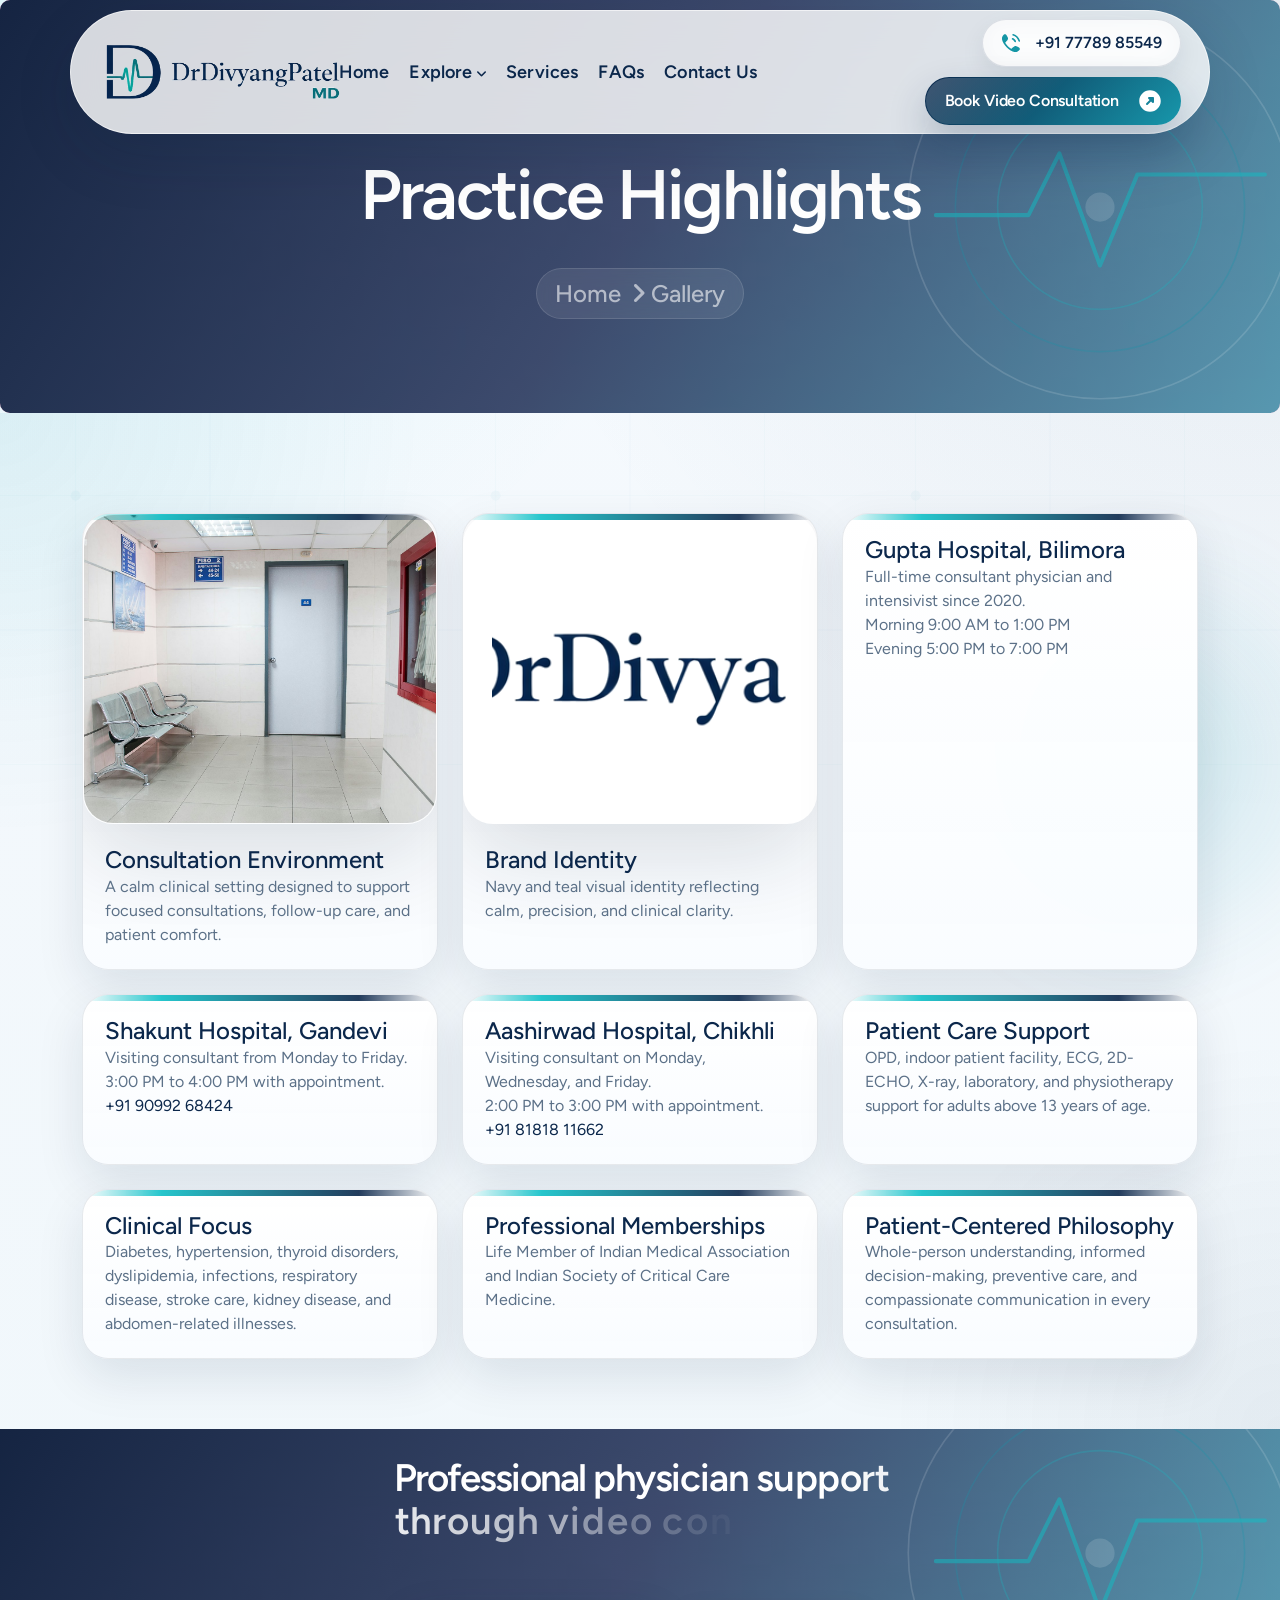
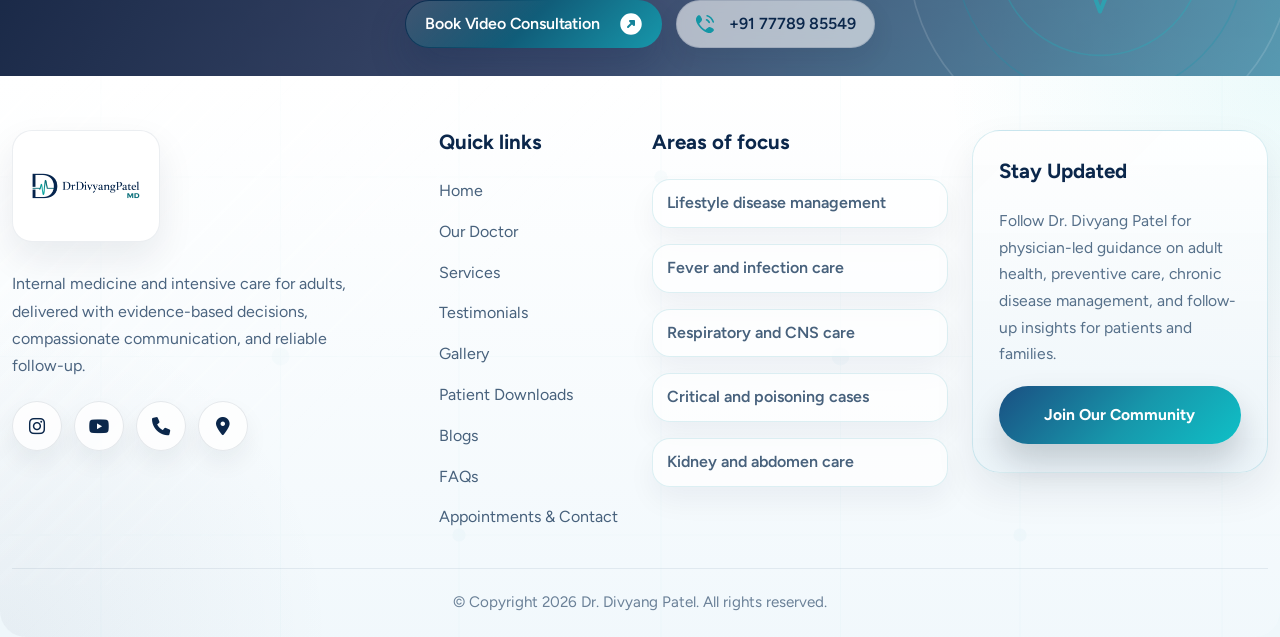
<file: Gallery.html>
<!DOCTYPE html>
<html lang="en">
<head>
     <meta charset="UTF-8">
     <meta name="viewport" content="width=device-width, initial-scale=1.0">
     <title>Gallery | Dr. Divyang Patel</title>

     <!--=====FAB ICON=======-->
    <link rel="shortcut icon" href="assets/drdivyangpatel/logo_transparent.png" >

    <!--===== CSS LINK =======-->
    <link rel="stylesheet" href="assets/css/plugins/bootstrap.min.css">
    <link rel="stylesheet" href="assets/css/plugins/aos.css">
    <link rel="stylesheet" href="assets/css/plugins/fontawesome.css">
    <link rel="stylesheet" href="assets/css/plugins/magnific-popup.css">
    <link rel="stylesheet" href="assets/css/plugins/owlcarousel.min.css">
    <link rel="stylesheet" href="assets/css/plugins/sidebar.css">
    <link rel="stylesheet" href="assets/css/plugins/slick-slider.css">
    <link rel="stylesheet" href="assets/css/plugins/nice-select.css">
    <link rel="stylesheet" href="assets/css/plugins/swiper-bundle.css">
    <link rel="stylesheet" href="assets/css/main.css">
    <link rel="stylesheet" href="assets/css/drdivyang.css">

    <!--=====  JS SCRIPT LINK =======-->
    <script src="assets/js/plugins/jquery-3-7-1.min.js"></script>
</head>
<body class="homepage1-body">

<!--===== PRELOADER STARTS =======-->
<div class="cs_preloader">
  <div class="cs_preloader_in dr-preloader-card">
    <div class="dr-preloader-logo-wrap">
      <img src="assets/drdivyangpatel/logo_transparent.png" alt="Dr. Divyang Patel logo" class="dr-preloader-logo">
    </div>
    <p class="dr-preloader-title">Dr. Divyang Patel</p>
    <p class="dr-preloader-subtitle">Physician & Intensivist</p>
    <div class="dr-preloader-bar" aria-hidden="true"><span></span></div>
    <p class="dr-preloader-loading">Preparing your consultation experience</p>
  </div>
</div>

<!--===== PRELOADER ENDS =======-->

<!--===== PROGRESS STARTS=======-->
<div class="paginacontainer">
     <div class="progress-wrap">
       <svg class="progress-circle svg-content" width="100%" height="100%" viewBox="-1 -1 102 102">
         <path d="M50,1 a49,49 0 0,1 0,98 a49,49 0 0,1 0,-98"/>
       </svg>
     </div>
   </div>
 <!--===== PROGRESS ENDS=======-->

<!--=====HEADER START=======-->
<header class="homepage4-body">
  <div id="vl-header-sticky" class="vl-header-area vl-transparent-header">
      <div class="container">
          <div class="row align-items-center row-bg1">
              <div class="col-lg-3 col-md-6 col-6">
                  <div class="vl-logo">
                      <a href="index.html"><img src="assets/drdivyangpatel/logo_transparent.png" alt=""></a>
                  </div>
              </div>
              <div class="col-lg-4 d-none d-lg-block">
                  <div class="vl-main-menu text-center">
                         <nav class="vl-mobile-menu-active">
<ul>
    <li class="has-dropdown">
        <a href="index.html">Home <span class="arrow-size"></i></span></a>
       
    </li>
    <li class="has-dropdown">
      <a href="#">Explore <span class="arrow-size"><i class="fa-solid fa-angle-down d-lg-inline d-none"></i></span></a>
        <ul class="sub-menu">
            <li><a href="doctor-divyang-patel.html">Our Doctor</a></li>
            <li><a href="testimonial.html">Testimonials</a></li>
            <li><a href="Gallery.html">Gallery</a></li>
            <li><a href="https://drdivyangpatelmd.exlyapp.com/blog">Blogs</a></li>
            <li><a href="downloads.html">Patient Downloads</a></li>
            <li><a href="assets/drdivyangpatel/Dhabkara%20no%20punarjanma.pdf" target="_blank" rel="noopener">સફેદ કોટની અંદરની સંવેદના</a></li>
        </ul>
    </li>
    <li class="has-dropdown">
        <a href="services.html">Services <span class="arrow-size"></i></span></a>
    </li>
    <li class="has-dropdown">
        <a href="faq.html">FAQs <span class="arrow-size"></i></span></a>
    </li>
    <li class="has-dropdown">
        <a href="contact.html">Contact Us <span class="arrow-size"></i></span></a>
    </li>
</ul>
                      </nav>
                  </div>
              </div>
              <div class="col-lg-5 col-md-6 col-6">
                <div class="vl-hero-btn d-none d-lg-block text-end">
                  <div class="btn-area1">
                    <a href="tel:+917778985549" class="phone"><svg xmlns="http://www.w3.org/2000/svg" width="20" height="20" viewBox="0 0 20 20" fill="none">
                        <g clip-path="url(#clip0_5825_4343)">
<path d="M4.32688 1.17598C4.79912 1.27359 5.1752 1.59087 5.40887 2.01006L6.15321 3.34544C6.42738 3.83727 6.65811 4.25117 6.80878 4.61098C6.96862 4.99266 7.06355 5.36904 7.02016 5.78518C6.97676 6.20131 6.80622 6.55001 6.57107 6.8905C6.3494 7.21148 6.03823 7.56888 5.66848 7.99356L4.57431 9.25038C4.37824 9.47563 4.2802 9.58821 4.27124 9.72896C4.26228 9.86971 4.34263 9.98996 4.50333 10.2304C5.87299 12.2796 7.71894 14.1262 9.76983 15.497C10.0103 15.6577 10.1305 15.738 10.2712 15.7291C10.412 15.7201 10.5247 15.6221 10.7498 15.426L12.0067 14.3318C12.4314 13.962 12.7888 13.6509 13.1098 13.4292C13.4502 13.194 13.799 13.0235 14.2151 12.9801C14.6312 12.9367 15.0077 13.0317 15.3893 13.1915C15.7491 13.3422 16.163 13.5729 16.6547 13.847L17.9902 14.5915C18.4094 14.8251 18.7267 15.2012 18.8243 15.6734C18.9229 16.1505 18.7775 16.6302 18.4562 17.0244C17.2904 18.4547 15.4227 19.3654 13.4633 18.9701C12.259 18.7272 11.0707 18.3225 9.63342 17.4982C6.74558 15.842 4.15636 13.2514 2.50212 10.367C1.67786 8.92963 1.2731 7.74134 1.03015 6.53696C0.634898 4.5776 1.54559 2.70987 2.9759 1.54412C3.37009 1.22284 3.84971 1.07736 4.32688 1.17598Z" fill="#1496a5"/>
<path fill-rule="evenodd" clip-rule="evenodd" d="M11.3062 1.54C11.4337 1.0978 11.8957 0.842779 12.3379 0.970388C15.5607 1.90041 18.099 4.43862 19.0292 7.66132C19.1567 8.1035 18.9017 8.56545 18.4596 8.69304C18.0174 8.8207 17.5554 8.5657 17.4278 8.1235C16.6565 5.45101 14.5483 3.34295 11.8757 2.57171C11.4336 2.4441 11.1786 1.98219 11.3062 1.54ZM10.7947 5.47187C10.9747 5.04825 11.4639 4.85066 11.8876 5.03055C13.2723 5.6186 14.381 6.72725 14.969 8.11199C15.1489 8.53562 14.9513 9.02487 14.5277 9.20479C14.1041 9.38462 13.6148 9.18704 13.4349 8.76345C13.0157 7.77614 12.2234 6.9839 11.2361 6.56463C10.8125 6.38474 10.6149 5.8955 10.7947 5.47187Z" fill="#1496a5"/>
                        </g>
                        <defs>
<clipPath id="clip0_5825_4343">
  <rect width="20" height="20" fill="white"/>
</clipPath>
                        </defs>
                      </svg>+91 77789 85549</a>
                    <a href="https://drdivyangpatelmd.exlyapp.com/cb578edf-0916-4bcf-a2c8-b572f93a51ea" class="vl-btn4">Book Video Consultation<span><svg xmlns="http://www.w3.org/2000/svg" width="22" height="22" viewBox="0 0 22 22" fill="none">
                        <path fill-rule="evenodd" clip-rule="evenodd" d="M11 0.25C5.06294 0.25 0.25 5.06294 0.25 11C0.25 16.9371 5.06294 21.75 11 21.75C16.9371 21.75 21.75 16.9371 21.75 11C21.75 5.06294 16.9371 0.25 11 0.25ZM10 7C9.5955 7 9.2309 7.24364 9.0761 7.61732C8.92134 7.99099 9.0069 8.42111 9.2929 8.70711L10.5858 10L7.29289 13.2929C6.90237 13.6834 6.90237 14.3166 7.29289 14.7071C7.68342 15.0976 8.31658 15.0976 8.70711 14.7071L12 11.4142L13.2929 12.7071C13.5789 12.9931 14.009 13.0787 14.3827 12.9239C14.7564 12.7691 15 12.4045 15 12V8C15 7.44772 14.5523 7 14 7H10Z" fill="white"/>
                      </svg></span></a>
                </div>
                </div>
                <div class="vl-header-action-item d-block d-lg-none">
                  <button type="button" class="vl-offcanvas-toggle">
                    <i class="fa-solid fa-bars-staggered"></i>
                  </button>
               </div>
              </div>
          </div>
      </div>
  </div>
</header>
 <!--=====HEADER END =======-->

 <!--===== MOBILE HEADER STARTS =======-->
<div class="homepage4-body">
  <div class="vl-offcanvas">
    <div class="vl-offcanvas-wrapper">
        <div class="vl-offcanvas-header d-flex justify-content-between align-items-center mb-90">
            <div class="vl-offcanvas-logo">
            </div>
            <div class="vl-offcanvas-close">
               <button class="vl-offcanvas-close-toggle"><a href="index.html"><img src="assets/drdivyangpatel/logo_transparent.png" alt=""></a></button>
            </div>
        </div>

        <div class="vl-offcanvas-menu d-lg-none mb-40">
            <nav></nav>
        </div>

        <div class="space20"></div>
        <div class="vl-offcanvas-info">
            <div class="space20"></div>
            <span><a href="https://www.instagram.com/dr_divyangpatel_md?igsh=MXVoZnNqd2wxZHJ1Zg%3D%3D&utm_source=qr"> <i class="fa-regular fa-envelope"></i>@dr_divyangpatel_md</a></span>
            <span><a href="tel:+917778985549"><i class="fa-solid fa-phone"></i>+91 77789 85549</a></span>
            <span><a href="https://www.google.com/maps?q=Gupta+Hospital+Station+Road+Bilimora+Navsari+Gujarat"><i class="fa-solid fa-location-dot"></i> 
              Gupta Hospital
              <br>
              Station road, Bilimora, Dist-Navsari, Gujarat
            </a></span>
        </div>
        <!-- <div class="space20"></div>
        <div class="vl-offcanvas-social">
            <h3 class="vl-offcanvas-sm-title">Follow Us</h3>
            <div class="space20"></div> -->
            <!-- <a href="https://www.facebook.com/people/Kidney-Care-Hospital-and-Research-Center/100068045023616/"><i class="fab fa-facebook-f"></i></a>
            <a href="https://www.instagram.com/kidneyhospitaludaipur/"><i class="fab fa-instagram"></i></a> -->
         </div>
    </div>
</div>
<div class="vl-offcanvas-overlay"></div>
</div>
<!--===== MOBILE HEADER ENDS =======-->

<!--===== HERO AREA STARTS =======-->
<div class="inner-header-section-area" style="background-image: url(assets/img/all-images/bg/bg5.avif); background-position: center; background-repeat: no-repeat; background-size: cover;">
  <div class="container"><div class="row align-items-center"><div class="col-lg-12"><div class="hero-header"><h1 class="text-anime-style-1">Practice Highlights</h1><div class="space28"></div><a href="index.html" class="bradecrumb">Home <i class="fa-solid fa-angle-right"></i>Gallery</a></div></div></div></div>
</div>

<div class="vl-blog-4-area-inner sp2">
  <div class="container">
    <div class="row g-4">
      <div class="col-lg-4 col-md-6"><div class="practice-grid-card"><img src="assets/web-images/waiting-room.jpg" alt="Clinic waiting area" class="w-100"><div class="copy"><h4>Consultation Environment</h4><p>A calm clinical setting designed to support focused consultations, follow-up care, and patient comfort.</p></div></div></div>
      <div class="col-lg-4 col-md-6"><div class="practice-grid-card"><img src="assets/drdivyangpatel/logo_transparent.png" alt="Dr. Divyang Patel logo" class="w-100" style="background:#fff; padding: 28px;"><div class="copy"><h4>Brand Identity</h4><p>Navy and teal visual identity reflecting calm, precision, and clinical clarity.</p></div></div></div>
      <div class="col-lg-4 col-md-6"><div class="practice-grid-card"><div class="copy"><h4>Gupta Hospital, Bilimora</h4><p>Full-time consultant physician and intensivist since 2020.<br>Morning 9:00 AM to 1:00 PM<br>Evening 5:00 PM to 7:00 PM</p></div></div></div>
      <div class="col-lg-4 col-md-6"><div class="practice-grid-card"><div class="copy"><h4>Shakunt Hospital, Gandevi</h4><p>Visiting consultant from Monday to Friday.<br>3:00 PM to 4:00 PM with appointment.<br><a href="tel:+919099268424">+91 90992 68424</a></p></div></div></div>
      <div class="col-lg-4 col-md-6"><div class="practice-grid-card"><div class="copy"><h4>Aashirwad Hospital, Chikhli</h4><p>Visiting consultant on Monday, Wednesday, and Friday.<br>2:00 PM to 3:00 PM with appointment.<br><a href="tel:+918181811662">+91 81818 11662</a></p></div></div></div>
      <div class="col-lg-4 col-md-6"><div class="practice-grid-card"><div class="copy"><h4>Patient Care Support</h4><p>OPD, indoor patient facility, ECG, 2D-ECHO, X-ray, laboratory, and physiotherapy support for adults above 13 years of age.</p></div></div></div>
      <div class="col-lg-4 col-md-6"><div class="practice-grid-card"><div class="copy"><h4>Clinical Focus</h4><p>Diabetes, hypertension, thyroid disorders, dyslipidemia, infections, respiratory disease, stroke care, kidney disease, and abdomen-related illnesses.</p></div></div></div>
      <div class="col-lg-4 col-md-6"><div class="practice-grid-card"><div class="copy"><h4>Professional Memberships</h4><p>Life Member of Indian Medical Association and Indian Society of Critical Care Medicine.</p></div></div></div>
      <div class="col-lg-4 col-md-6"><div class="practice-grid-card"><div class="copy"><h4>Patient-Centered Philosophy</h4><p>Whole-person understanding, informed decision-making, preventive care, and compassionate communication in every consultation.</p></div></div></div>
    </div>
  </div>
</div>
<!--===== CTA AREA STARTS =======-->
<div class="cta4-section-area" style="background-image: url(assets/img/all-images/bg/bg5.avif); background-position: center; background-size: cover; background-repeat: no-repeat;">
  <div class="container">
    <div class="row align-items-center">
      <div class="col-lg-8 m-auto">
        <div class="cta-content-area heading1">
          <h2 class="text-anime-style-3">Professional physician support through video consultation and scheduled appointments.</h2>
          <div class="space24"></div>
          <div class="btn-area1">
            <a href="https://drdivyangpatelmd.exlyapp.com/cb578edf-0916-4bcf-a2c8-b572f93a51ea" class="vl-btn4">Book Video Consultation <span><svg xmlns="http://www.w3.org/2000/svg" width="22" height="22" viewBox="0 0 22 22" fill="none">
                <path fill-rule="evenodd" clip-rule="evenodd" d="M11 0.25C5.06294 0.25 0.25 5.06294 0.25 11C0.25 16.9371 5.06294 21.75 11 21.75C16.9371 21.75 21.75 16.9371 21.75 11C21.75 5.06294 16.9371 0.25 11 0.25ZM10 7C9.5955 7 9.2309 7.24364 9.0761 7.61732C8.92134 7.99099 9.0069 8.42111 9.2929 8.70711L10.5858 10L7.29289 13.2929C6.90237 13.6834 6.90237 14.3166 7.29289 14.7071C7.68342 15.0976 8.31658 15.0976 8.70711 14.7071L12 11.4142L13.2929 12.7071C13.5789 12.9931 14.009 13.0787 14.3827 12.9239C14.7564 12.7691 15 12.4045 15 12V8C15 7.44772 14.5523 7 14 7H10Z" fill="white"/>
              </svg></span></a>
              <a href="tel:+917778985549" class="phone"><svg xmlns="http://www.w3.org/2000/svg" width="20" height="20" viewBox="0 0 20 20" fill="none">
                <g clip-path="url(#clip0_5825_4343)">
                  <path d="M4.32688 1.17598C4.79912 1.27359 5.1752 1.59087 5.40887 2.01006L6.15321 3.34544C6.42738 3.83727 6.65811 4.25117 6.80878 4.61098C6.96862 4.99266 7.06355 5.36904 7.02016 5.78518C6.97676 6.20131 6.80622 6.55001 6.57107 6.8905C6.3494 7.21148 6.03823 7.56888 5.66848 7.99356L4.57431 9.25038C4.37824 9.47563 4.2802 9.58821 4.27124 9.72896C4.26228 9.86971 4.34263 9.98996 4.50333 10.2304C5.87299 12.2796 7.71894 14.1262 9.76983 15.497C10.0103 15.6577 10.1305 15.738 10.2712 15.7291C10.412 15.7201 10.5247 15.6221 10.7498 15.426L12.0067 14.3318C12.4314 13.962 12.7888 13.6509 13.1098 13.4292C13.4502 13.194 13.799 13.0235 14.2151 12.9801C14.6312 12.9367 15.0077 13.0317 15.3893 13.1915C15.7491 13.3422 16.163 13.5729 16.6547 13.847L17.9902 14.5915C18.4094 14.8251 18.7267 15.2012 18.8243 15.6734C18.9229 16.1505 18.7775 16.6302 18.4562 17.0244C17.2904 18.4547 15.4227 19.3654 13.4633 18.9701C12.259 18.7272 11.0707 18.3225 9.63342 17.4982C6.74558 15.842 4.15636 13.2514 2.50212 10.367C1.67786 8.92963 1.2731 7.74134 1.03015 6.53696C0.634898 4.5776 1.54559 2.70987 2.9759 1.54412C3.37009 1.22284 3.84971 1.07736 4.32688 1.17598Z" fill="#1496a5"/>
                  <path fill-rule="evenodd" clip-rule="evenodd" d="M11.3062 1.54C11.4337 1.0978 11.8957 0.842779 12.3379 0.970388C15.5607 1.90041 18.099 4.43862 19.0292 7.66132C19.1567 8.1035 18.9017 8.56545 18.4596 8.69304C18.0174 8.8207 17.5554 8.5657 17.4278 8.1235C16.6565 5.45101 14.5483 3.34295 11.8757 2.57171C11.4336 2.4441 11.1786 1.98219 11.3062 1.54ZM10.7947 5.47187C10.9747 5.04825 11.4639 4.85066 11.8876 5.03055C13.2723 5.6186 14.381 6.72725 14.969 8.11199C15.1489 8.53562 14.9513 9.02487 14.5277 9.20479C14.1041 9.38462 13.6148 9.18704 13.4349 8.76345C13.0157 7.77614 12.2234 6.9839 11.2361 6.56463C10.8125 6.38474 10.6149 5.8955 10.7947 5.47187Z" fill="#1496a5"/>
                </g>
                <defs>
                  <clipPath id="clip0_5825_4343M">
                    <rect width="20" height="20" fill="white"/>
                  </clipPath>
                </defs>
              </svg>+91 77789 85549</a>
        </div>
        </div>
      </div>

    </div>
  </div>
</div>
<!--===== CTA AREA ENDS =======-->

<!--===== FOOTER AREA STARTS =======-->
<div class="vl-footer4-section-area dr-footer-theme">
  <div class="container">
    <div class="dr-footer-main">
      <div class="row">
        <div class="col-lg-4 col-md-6">
          <div class="dr-footer-brand">
            <a href="index.html" class="dr-footer-logo" aria-label="Dr. Divyang Patel home">
              <span class="dr-footer-logo-badge">
                <img src="assets/drdivyangpatel/logo_transparent.png" alt="Dr. Divyang Patel logo">
              </span>
            </a>
            <p>Internal medicine and intensive care for adults, delivered with evidence-based decisions, compassionate communication, and reliable follow-up.</p>
            <div class="dr-footer-social">
              <a href="https://www.instagram.com/dr_divyangpatel_md?igsh=MXVoZnNqd2wxZHJ1Zg%3D%3D&amp;utm_source=qr" aria-label="Instagram"><i class="fa-brands fa-instagram"></i></a>
              <a href="https://www.youtube.com/@dr.divyangpatel02" target="_blank" rel="noopener" aria-label="YouTube channel"><i class="fa-brands fa-youtube"></i></a>
              <a href="tel:+917778985549" aria-label="Call Dr. Divyang Patel"><i class="fa-solid fa-phone"></i></a>
              <a href="https://www.google.com/maps?q=Gupta+Hospital+Station+Road+Bilimora+Navsari+Gujarat" aria-label="Clinic location"><i class="fa-solid fa-location-dot"></i></a>
            </div>
          </div>
        </div>

        <div class="col-lg-2 col-md-6">
          <div class="dr-footer-column">
            <h3>Quick links</h3>
            <ul>
              <li><a href="index.html">Home</a></li>
              <li><a href="doctor-divyang-patel.html">Our Doctor</a></li>
              <li><a href="services.html">Services</a></li>
              <li><a href="testimonial.html">Testimonials</a></li>
              <li><a href="Gallery.html">Gallery</a></li>
              <li><a href="downloads.html">Patient Downloads</a></li>
              <li><a href="https://drdivyangpatelmd.exlyapp.com/blog">Blogs</a></li>
              <li><a href="faq.html">FAQs</a></li>
              <li><a href="contact.html">Appointments &amp; Contact</a></li>
            </ul>
          </div>
        </div>

        <div class="col-lg-3 col-md-6">
          <div class="dr-footer-column dr-footer-services">
            <h3>Areas of focus</h3>
            <ul class="dr-footer-service-list">
              <li><span>Lifestyle disease management</span></li>
              <li><span>Fever and infection care</span></li>
              <li><span>Respiratory and CNS care</span></li>
              <li><span>Critical and poisoning cases</span></li>
              <li><span>Kidney and abdomen care</span></li>
            </ul>
          </div>
        </div>

        <div class="col-lg-3 col-md-6">
          <div class="dr-footer-subscribe">
            <h3>Stay Updated</h3>
            <p>Follow Dr. Divyang Patel for physician-led guidance on adult health, preventive care, chronic disease management, and follow-up insights for patients and families.</p>
            <a href="https://drdivyangpatelmd.exlyapp.com/e467e22a-8691-47d4-a02b-ed1f6fe5d339" class="dr-footer-subscribe-btn">Join Our Community</a>
          </div>
        </div>
      </div>

      <div class="dr-footer-bottom">
        <p>© Copyright 2026 Dr. Divyang Patel. All rights reserved.</p>
      </div>
    </div>
  </div>
</div>
<!--===== FOOTER AREA ENDS =======-->

<!--===== JS SCRIPT LINK =======-->
<script src="assets/js/plugins/bootstrap.min.js"></script>
<script src="assets/js/plugins/fontawesome.js"></script>
<script src="assets/js/plugins/aos.js"></script>
<script src="assets/js/plugins/counter.js"></script>
<script src="assets/js/plugins/gsap.min.js"></script>
<script src="assets/js/plugins/ScrollTrigger.min.js"></script>
<script src="assets/js/plugins/Splitetext.js"></script>
<script src="assets/js/plugins/SmoothScroll.js"></script>
<script src="assets/js/plugins/sidebar.js"></script>
<script src="assets/js/plugins/magnific-popup.js"></script>
<script src="assets/js/plugins/mobilemenu.js"></script>
<script src="assets/js/plugins/owlcarousel.min.js"></script>
<script src="assets/js/plugins/nice-select.js"></script>
<script src="assets/js/plugins/waypoints.js"></script>
<script src="assets/js/plugins/slick-slider.js"></script>
<script src="assets/js/plugins/circle-progress.js"></script>
<script src="assets/js/plugins/swiper.js"></script>
<script src="assets/js/main.js"></script>

</body>
</html>
</file>
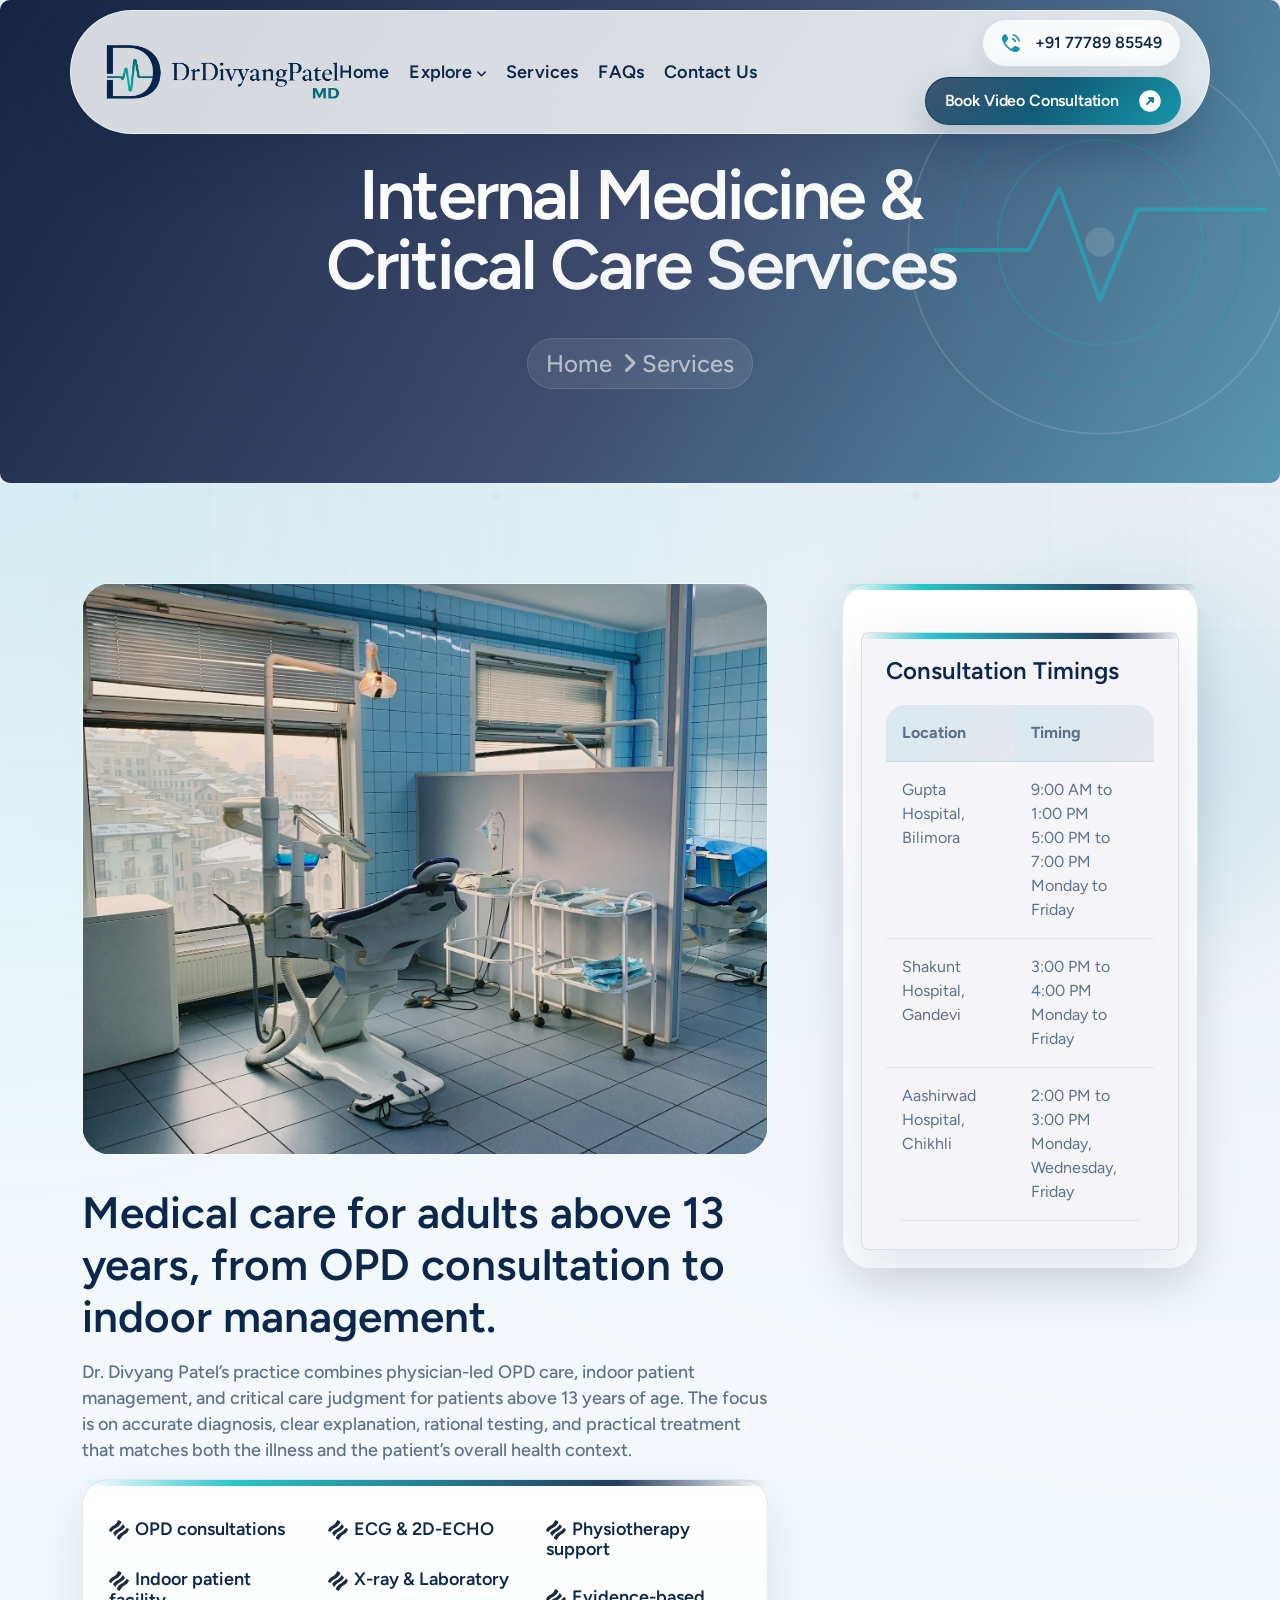
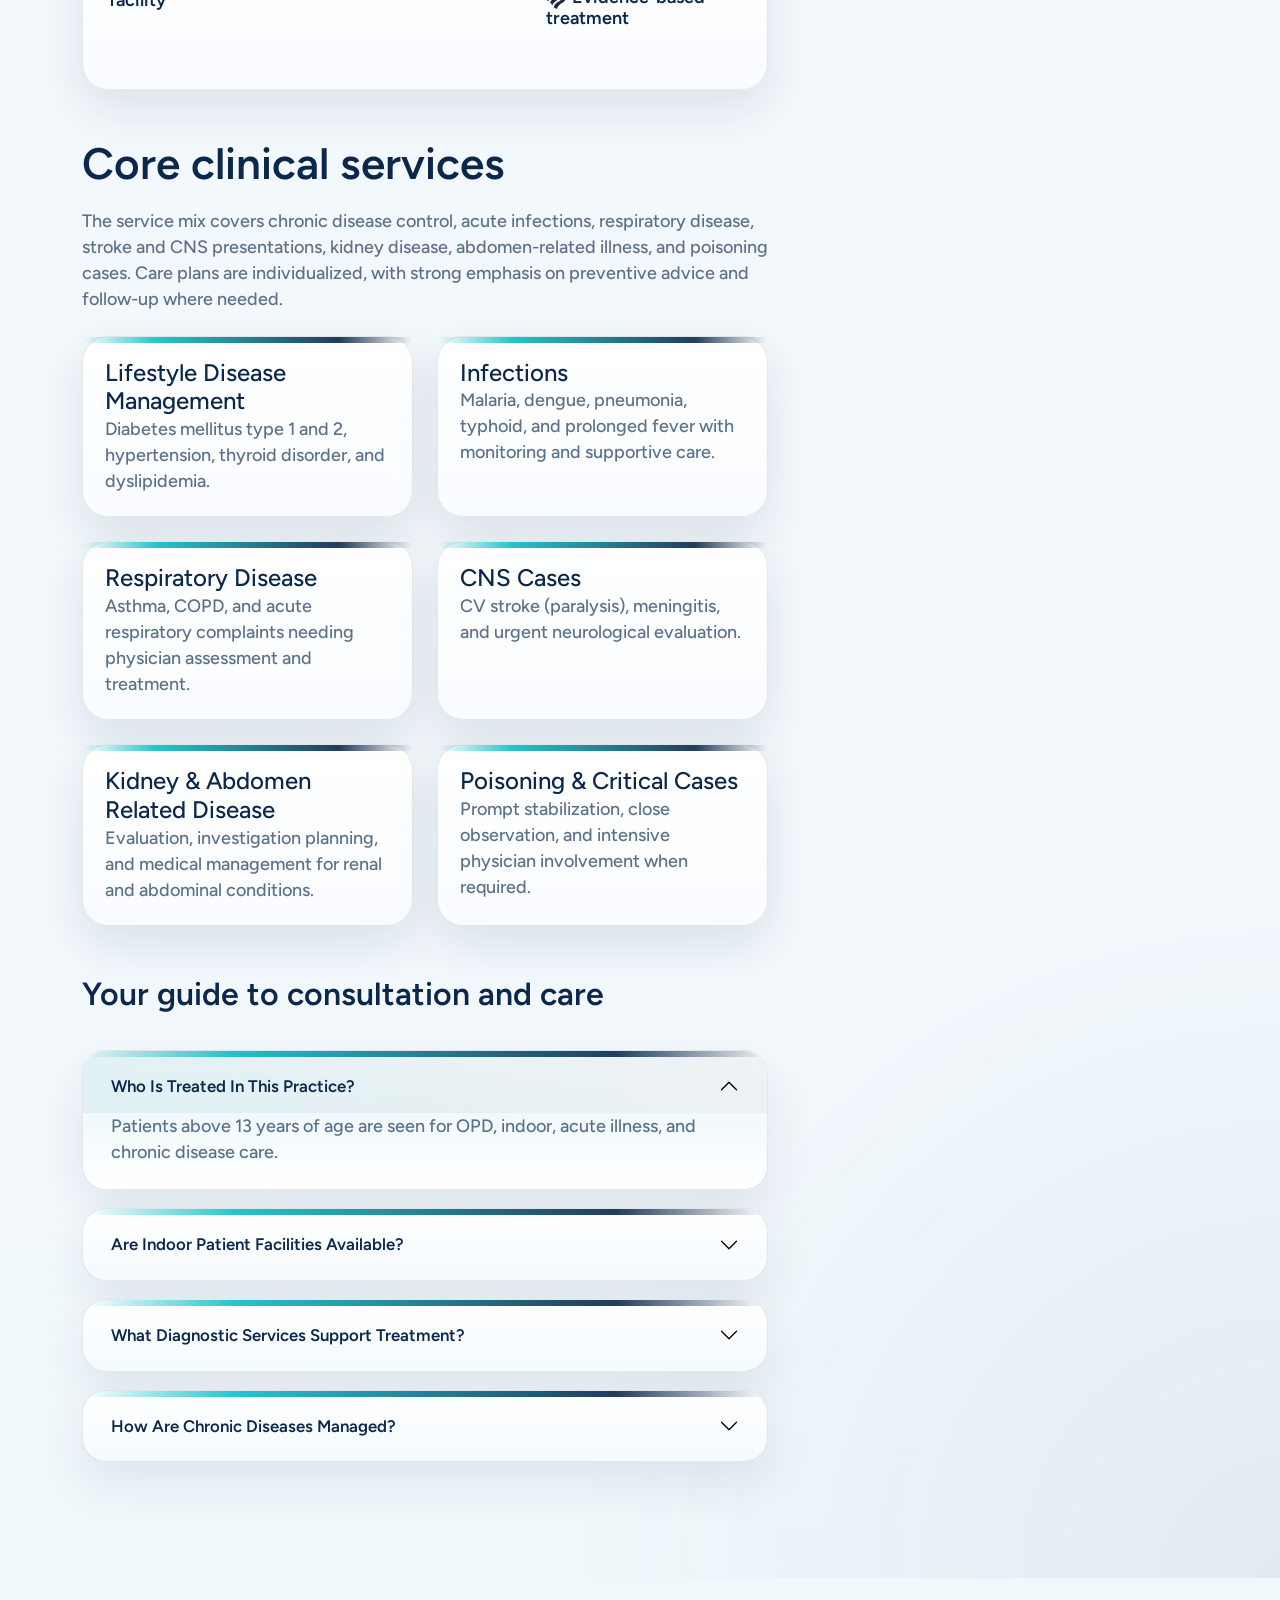
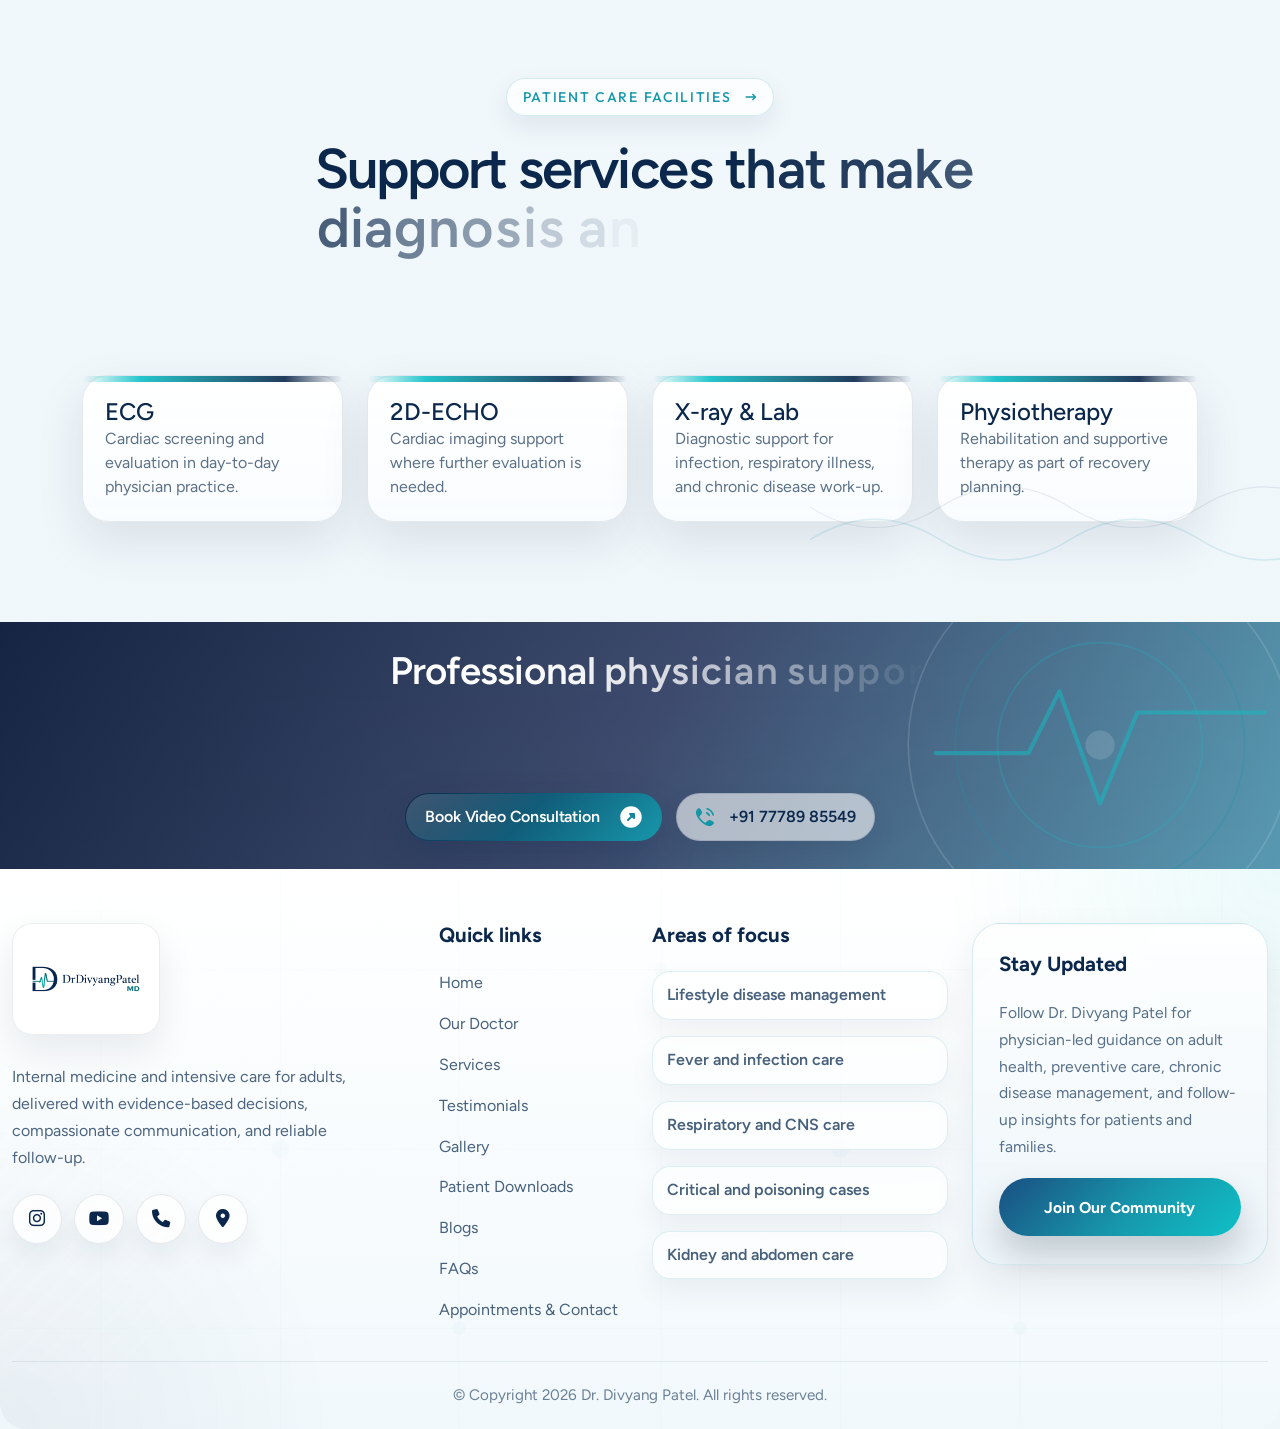
<file: services.html>
<!DOCTYPE html>
<html lang="en">
<head>
     <meta charset="UTF-8">
     <meta name="viewport" content="width=device-width, initial-scale=1.0">
     <title>Services | Dr. Divyang Patel</title>

     <!--=====FAB ICON=======-->
    <link rel="shortcut icon" href="assets/drdivyangpatel/logo_transparent.png">

    <!--===== CSS LINK =======-->
    <link rel="stylesheet" href="assets/css/plugins/bootstrap.min.css">
    <link rel="stylesheet" href="assets/css/plugins/aos.css">
    <link rel="stylesheet" href="assets/css/plugins/fontawesome.css">
    <link rel="stylesheet" href="assets/css/plugins/magnific-popup.css">
    <link rel="stylesheet" href="assets/css/plugins/owlcarousel.min.css">
    <link rel="stylesheet" href="assets/css/plugins/sidebar.css">
    <link rel="stylesheet" href="assets/css/plugins/slick-slider.css">
    <link rel="stylesheet" href="assets/css/plugins/nice-select.css">
    <link rel="stylesheet" href="assets/css/plugins/swiper-bundle.css">
    <link rel="stylesheet" href="assets/css/main.css">
    <link rel="stylesheet" href="assets/css/drdivyang.css">

    <!--=====  JS SCRIPT LINK =======-->
    <script src="assets/js/plugins/jquery-3-7-1.min.js"></script>
</head>
<body class="homepage1-body">

<!--===== PRELOADER STARTS =======-->
<div class="cs_preloader">
  <div class="cs_preloader_in dr-preloader-card">
    <div class="dr-preloader-logo-wrap">
      <img src="assets/drdivyangpatel/logo_transparent.png" alt="Dr. Divyang Patel logo" class="dr-preloader-logo">
    </div>
    <p class="dr-preloader-title">Dr. Divyang Patel</p>
    <p class="dr-preloader-subtitle">Physician & Intensivist</p>
    <div class="dr-preloader-bar" aria-hidden="true"><span></span></div>
    <p class="dr-preloader-loading">Preparing your consultation experience</p>
  </div>
</div>

<!--===== PRELOADER ENDS =======-->

<!--===== PROGRESS STARTS=======-->
<div class="paginacontainer">
     <div class="progress-wrap">
       <svg class="progress-circle svg-content" width="100%" height="100%" viewBox="-1 -1 102 102">
         <path d="M50,1 a49,49 0 0,1 0,98 a49,49 0 0,1 0,-98"/>
       </svg>
     </div>
   </div>
 <!--===== PROGRESS ENDS=======-->

<!--=====HEADER START=======-->
<header class="homepage4-body">
  <div id="vl-header-sticky" class="vl-header-area vl-transparent-header">
      <div class="container">
          <div class="row align-items-center row-bg1">
              <div class="col-lg-3 col-md-6 col-6">
                  <div class="vl-logo">
                      <a href="index.html"><img src="assets/drdivyangpatel/logo_transparent.png" alt=""></a>
                  </div>
              </div>
              <div class="col-lg-4 d-none d-lg-block">
                  <div class="vl-main-menu text-center">
                         <nav class="vl-mobile-menu-active">
<ul>
    <li class="has-dropdown">
        <a href="index.html">Home <span class="arrow-size"></i></span></a>
       
    </li>
    <li class="has-dropdown">
      <a href="#">Explore <span class="arrow-size"><i class="fa-solid fa-angle-down d-lg-inline d-none"></i></span></a>
        <ul class="sub-menu">
            <li><a href="doctor-divyang-patel.html">Our Doctor</a></li>
            <li><a href="testimonial.html">Testimonials</a></li>
            <li><a href="Gallery.html">Gallery</a></li>
            <li><a href="https://drdivyangpatelmd.exlyapp.com/blog">Blogs</a></li>
            <li><a href="downloads.html">Patient Downloads</a></li>
            <li><a href="assets/drdivyangpatel/Dhabkara%20no%20punarjanma.pdf" target="_blank" rel="noopener">સફેદ કોટની અંદરની સંવેદના</a></li>
        </ul>
    </li>
    <li class="has-dropdown">
        <a href="services.html">Services <span class="arrow-size"></i></span></a>
    </li>
    <li class="has-dropdown">
        <a href="faq.html">FAQs <span class="arrow-size"></i></span></a>
    </li>
    <li class="has-dropdown">
        <a href="contact.html">Contact Us <span class="arrow-size"></i></span></a>
    </li>
</ul>
                      </nav>
                  </div>
              </div>
              <div class="col-lg-5 col-md-6 col-6">
                <div class="vl-hero-btn d-none d-lg-block text-end">
                  <div class="btn-area1">
                    <a href="tel:+917778985549" class="phone"><svg xmlns="http://www.w3.org/2000/svg" width="20" height="20" viewBox="0 0 20 20" fill="none">
                        <g clip-path="url(#clip0_5825_4343)">
<path d="M4.32688 1.17598C4.79912 1.27359 5.1752 1.59087 5.40887 2.01006L6.15321 3.34544C6.42738 3.83727 6.65811 4.25117 6.80878 4.61098C6.96862 4.99266 7.06355 5.36904 7.02016 5.78518C6.97676 6.20131 6.80622 6.55001 6.57107 6.8905C6.3494 7.21148 6.03823 7.56888 5.66848 7.99356L4.57431 9.25038C4.37824 9.47563 4.2802 9.58821 4.27124 9.72896C4.26228 9.86971 4.34263 9.98996 4.50333 10.2304C5.87299 12.2796 7.71894 14.1262 9.76983 15.497C10.0103 15.6577 10.1305 15.738 10.2712 15.7291C10.412 15.7201 10.5247 15.6221 10.7498 15.426L12.0067 14.3318C12.4314 13.962 12.7888 13.6509 13.1098 13.4292C13.4502 13.194 13.799 13.0235 14.2151 12.9801C14.6312 12.9367 15.0077 13.0317 15.3893 13.1915C15.7491 13.3422 16.163 13.5729 16.6547 13.847L17.9902 14.5915C18.4094 14.8251 18.7267 15.2012 18.8243 15.6734C18.9229 16.1505 18.7775 16.6302 18.4562 17.0244C17.2904 18.4547 15.4227 19.3654 13.4633 18.9701C12.259 18.7272 11.0707 18.3225 9.63342 17.4982C6.74558 15.842 4.15636 13.2514 2.50212 10.367C1.67786 8.92963 1.2731 7.74134 1.03015 6.53696C0.634898 4.5776 1.54559 2.70987 2.9759 1.54412C3.37009 1.22284 3.84971 1.07736 4.32688 1.17598Z" fill="#1496a5"/>
<path fill-rule="evenodd" clip-rule="evenodd" d="M11.3062 1.54C11.4337 1.0978 11.8957 0.842779 12.3379 0.970388C15.5607 1.90041 18.099 4.43862 19.0292 7.66132C19.1567 8.1035 18.9017 8.56545 18.4596 8.69304C18.0174 8.8207 17.5554 8.5657 17.4278 8.1235C16.6565 5.45101 14.5483 3.34295 11.8757 2.57171C11.4336 2.4441 11.1786 1.98219 11.3062 1.54ZM10.7947 5.47187C10.9747 5.04825 11.4639 4.85066 11.8876 5.03055C13.2723 5.6186 14.381 6.72725 14.969 8.11199C15.1489 8.53562 14.9513 9.02487 14.5277 9.20479C14.1041 9.38462 13.6148 9.18704 13.4349 8.76345C13.0157 7.77614 12.2234 6.9839 11.2361 6.56463C10.8125 6.38474 10.6149 5.8955 10.7947 5.47187Z" fill="#1496a5"/>
                        </g>
                        <defs>
<clipPath id="clip0_5825_4343">
  <rect width="20" height="20" fill="white"/>
</clipPath>
                        </defs>
                      </svg>+91 77789 85549</a>
                    <a href="https://drdivyangpatelmd.exlyapp.com/cb578edf-0916-4bcf-a2c8-b572f93a51ea" class="vl-btn4">Book Video Consultation<span><svg xmlns="http://www.w3.org/2000/svg" width="22" height="22" viewBox="0 0 22 22" fill="none">
                        <path fill-rule="evenodd" clip-rule="evenodd" d="M11 0.25C5.06294 0.25 0.25 5.06294 0.25 11C0.25 16.9371 5.06294 21.75 11 21.75C16.9371 21.75 21.75 16.9371 21.75 11C21.75 5.06294 16.9371 0.25 11 0.25ZM10 7C9.5955 7 9.2309 7.24364 9.0761 7.61732C8.92134 7.99099 9.0069 8.42111 9.2929 8.70711L10.5858 10L7.29289 13.2929C6.90237 13.6834 6.90237 14.3166 7.29289 14.7071C7.68342 15.0976 8.31658 15.0976 8.70711 14.7071L12 11.4142L13.2929 12.7071C13.5789 12.9931 14.009 13.0787 14.3827 12.9239C14.7564 12.7691 15 12.4045 15 12V8C15 7.44772 14.5523 7 14 7H10Z" fill="white"/>
                      </svg></span></a>
                </div>
                </div>
                <div class="vl-header-action-item d-block d-lg-none">
                  <button type="button" class="vl-offcanvas-toggle">
                    <i class="fa-solid fa-bars-staggered"></i>
                  </button>
               </div>
              </div>
          </div>
      </div>
  </div>
</header>
 <!--=====HEADER END =======-->

 <!--===== MOBILE HEADER STARTS =======-->
<div class="homepage4-body">
  <div class="vl-offcanvas">
    <div class="vl-offcanvas-wrapper">
        <div class="vl-offcanvas-header d-flex justify-content-between align-items-center mb-90">
            <div class="vl-offcanvas-logo">
            </div>
            <div class="vl-offcanvas-close">
               <button class="vl-offcanvas-close-toggle"><a href="index.html"><img src="assets/drdivyangpatel/logo_transparent.png" alt=""></a></button>
            </div>
        </div>

        <div class="vl-offcanvas-menu d-lg-none mb-40">
            <nav></nav>
        </div>

        <div class="space20"></div>
        <div class="vl-offcanvas-info">
            <div class="space20"></div>
            <span><a href="https://www.instagram.com/dr_divyangpatel_md?igsh=MXVoZnNqd2wxZHJ1Zg%3D%3D&utm_source=qr"> <i class="fa-regular fa-envelope"></i>@dr_divyangpatel_md</a></span>
            <span><a href="tel:+917778985549"><i class="fa-solid fa-phone"></i>+91 77789 85549</a></span>
            <span><a href="https://www.google.com/maps?q=Gupta+Hospital+Station+Road+Bilimora+Navsari+Gujarat"><i class="fa-solid fa-location-dot"></i> 
              Gupta Hospital
              <br>
              Station road, Bilimora, Dist-Navsari, Gujarat
            </a></span>
        </div>
        <!-- <div class="space20"></div>
        <div class="vl-offcanvas-social">
            <h3 class="vl-offcanvas-sm-title">Follow Us</h3>
            <div class="space20"></div> -->
            <!-- <a href="https://www.facebook.com/people/Kidney-Care-Hospital-and-Research-Center/100068045023616/"><i class="fab fa-facebook-f"></i></a>
            <a href="https://www.instagram.com/kidneyhospitaludaipur/"><i class="fab fa-instagram"></i></a> -->
         </div>
    </div>
</div>
<div class="vl-offcanvas-overlay"></div>
</div>
<!--===== MOBILE HEADER ENDS =======-->

<!--===== HERO AREA STARTS =======-->
<div class="inner-header-section-area" style="background-image: url(assets/img/all-images/bg/bg5.avif); background-position: center; background-repeat: no-repeat; background-size: cover;">
  <div class="container"><div class="row align-items-center"><div class="col-lg-12"><div class="hero-header"><h1 class="text-anime-style-1">Internal Medicine & Critical Care Services</h1><div class="space28"></div><a href="index.html" class="bradecrumb">Home <i class="fa-solid fa-angle-right"></i>Services</a></div></div></div></div>
</div>

<div class="service-all-details-area sp1">
  <div class="container">
    <div class="row">
      <div class="col-lg-8">
        <div class="service-main-content-details heading1 padding-right">
          <div class="img1"><img src="assets/web-images/clinic-equipment.jpg" alt="Clinic equipment and treatment environment"></div>
          <div class="space32"></div>
          <h2>Medical care for adults above 13 years, from OPD consultation to indoor management.</h2>
          <div class="space16"></div>
          <p>Dr. Divyang Patel’s practice combines physician-led OPD care, indoor patient management, and critical care judgment for patients above 13 years of age. The focus is on accurate diagnosis, clear explanation, rational testing, and practical treatment that matches both the illness and the patient’s overall health context.</p>
          <div class="space16"></div>
          <div class="m-list-area"><div class="row"><div class="col-lg-4 col-md-6"><ul class="m-list"><li><img src="assets/img/icons/sub-logo1.svg" alt="">OPD consultations</li><li><img src="assets/img/icons/sub-logo1.svg" alt="">Indoor patient facility</li></ul></div><div class="col-lg-4 col-md-6"><ul class="m-list"><li><img src="assets/img/icons/sub-logo1.svg" alt="">ECG & 2D-ECHO</li><li><img src="assets/img/icons/sub-logo1.svg" alt="">X-ray & Laboratory</li></ul></div><div class="col-lg-4 col-md-6"><ul class="m-list"><li><img src="assets/img/icons/sub-logo1.svg" alt="">Physiotherapy support</li><li><img src="assets/img/icons/sub-logo1.svg" alt="">Evidence-based treatment</li></ul></div></div></div>
          <div class="space48"></div>
          <h2>Core clinical services</h2>
          <div class="space18"></div>
          <p>The service mix covers chronic disease control, acute infections, respiratory disease, stroke and CNS presentations, kidney disease, abdomen-related illness, and poisoning cases. Care plans are individualized, with strong emphasis on preventive advice and follow-up where needed.</p>
          <div class="space24"></div>
          <div class="row g-4">
            <div class="col-lg-6 col-md-6"><div class="location-card"><h4>Lifestyle Disease Management</h4><p>Diabetes mellitus type 1 and 2, hypertension, thyroid disorder, and dyslipidemia.</p></div></div>
            <div class="col-lg-6 col-md-6"><div class="location-card"><h4>Infections</h4><p>Malaria, dengue, pneumonia, typhoid, and prolonged fever with monitoring and supportive care.</p></div></div>
            <div class="col-lg-6 col-md-6"><div class="location-card"><h4>Respiratory Disease</h4><p>Asthma, COPD, and acute respiratory complaints needing physician assessment and treatment.</p></div></div>
            <div class="col-lg-6 col-md-6"><div class="location-card"><h4>CNS Cases</h4><p>CV stroke (paralysis), meningitis, and urgent neurological evaluation.</p></div></div>
            <div class="col-lg-6 col-md-6"><div class="location-card"><h4>Kidney & Abdomen Related Disease</h4><p>Evaluation, investigation planning, and medical management for renal and abdominal conditions.</p></div></div>
            <div class="col-lg-6 col-md-6"><div class="location-card"><h4>Poisoning & Critical Cases</h4><p>Prompt stabilization, close observation, and intensive physician involvement when required.</p></div></div>
          </div>
          <div class="space48"></div>
          <h3>Your guide to consultation and care</h3>
          <div class="space18"></div>
          <div class="accordion-area"><div class="accordion" id="accordionExample">
            <div class="accordion-item"><h4 class="accordion-header"><button class="accordion-button" type="button" data-bs-toggle="collapse" data-bs-target="#collapseOne" aria-expanded="true">Who is treated in this practice?</button></h4><div id="collapseOne" class="accordion-collapse collapse show" data-bs-parent="#accordionExample"><div class="accordion-body"><p>Patients above 13 years of age are seen for OPD, indoor, acute illness, and chronic disease care.</p></div></div></div>
            <div class="accordion-item"><h4 class="accordion-header"><button class="accordion-button collapsed" type="button" data-bs-toggle="collapse" data-bs-target="#collapseTwo">Are indoor patient facilities available?</button></h4><div id="collapseTwo" class="accordion-collapse collapse" data-bs-parent="#accordionExample"><div class="accordion-body"><p>Yes. Indoor patient management is available for cases that require observation, treatment escalation, or closer physician supervision.</p></div></div></div>
            <div class="accordion-item"><h4 class="accordion-header"><button class="accordion-button collapsed" type="button" data-bs-toggle="collapse" data-bs-target="#collapseThree">What diagnostic services support treatment?</button></h4><div id="collapseThree" class="accordion-collapse collapse" data-bs-parent="#accordionExample"><div class="accordion-body"><p>ECG, 2D-ECHO, X-ray, laboratory investigations, and physiotherapy support are available within the care network.</p></div></div></div>
            <div class="accordion-item"><h4 class="accordion-header"><button class="accordion-button collapsed" type="button" data-bs-toggle="collapse" data-bs-target="#collapseFour">How are chronic diseases managed?</button></h4><div id="collapseFour" class="accordion-collapse collapse" data-bs-parent="#accordionExample"><div class="accordion-body"><p>Management focuses on diagnosis confirmation, medication planning, lifestyle advice, risk-factor control, and follow-up to improve long-term outcomes.</p></div></div></div>
          </div></div>
        </div>
      </div>
      <div class="col-lg-4">
        <div class="service-main-siderbar-area">
          <div class="space30"></div>
          <div class="open-hours-box">
            <h3>Consultation Timings</h3>
            <div class="space24"></div>
            <table class="schedule-table">
              <thead><tr><th>Location</th><th>Timing</th></tr></thead>
              <tbody>
                <tr><td>Gupta Hospital, Bilimora</td><td>9:00 AM to 1:00 PM<br>5:00 PM to 7:00 PM<br>Monday to Friday</td></tr>
                <tr><td>Shakunt Hospital, Gandevi</td><td>3:00 PM to 4:00 PM<br>Monday to Friday</td></tr>
                <tr><td>Aashirwad Hospital, Chikhli</td><td>2:00 PM to 3:00 PM<br>Monday, Wednesday, Friday</td></tr>
              </tbody>
            </table>
          </div>
        </div>
      </div>
    </div>
  </div>
</div>

<div class="service4-section-area sp1">
  <div class="container">
    <div class="row"><div class="col-lg-8 m-auto"><div class="heading4 text-center space-margin60"><h5 class="vl-section-subtitle">Patient Care Facilities<svg xmlns="http://www.w3.org/2000/svg" width="13" height="8" viewBox="0 0 13 8" fill="none"><path d="M0.667969 4.00033H11.049M8.00137 7.33366L11.3346 4.00033L8.0013 0.666992" stroke="#1496a5" stroke-width="1.5"/></svg></h5><div class="space24"></div><h2 class="vl-section-title text-anime-style-3">Support services that make diagnosis and recovery more efficient.</h2></div></div></div>
    <div class="row g-4">
      <div class="col-lg-3 col-md-6"><div class="location-card"><h4>ECG</h4><p>Cardiac screening and evaluation in day-to-day physician practice.</p></div></div>
      <div class="col-lg-3 col-md-6"><div class="location-card"><h4>2D-ECHO</h4><p>Cardiac imaging support where further evaluation is needed.</p></div></div>
      <div class="col-lg-3 col-md-6"><div class="location-card"><h4>X-ray & Lab</h4><p>Diagnostic support for infection, respiratory illness, and chronic disease work-up.</p></div></div>
      <div class="col-lg-3 col-md-6"><div class="location-card"><h4>Physiotherapy</h4><p>Rehabilitation and supportive therapy as part of recovery planning.</p></div></div>
    </div>
  </div>
</div>
<!--===== CTA AREA STARTS =======-->
<div class="cta4-section-area" style="background-image: url(assets/img/all-images/bg/bg5.avif); background-position: center; background-size: cover; background-repeat: no-repeat;">
  <div class="container">
    <div class="row align-items-center">
      <div class="col-lg-8 m-auto">
        <div class="cta-content-area heading1">
          <h2 class="text-anime-style-3">Professional physician support through video consultation and scheduled appointments.</h2>
          <div class="space24"></div>
          <div class="btn-area1">
            <a href="https://drdivyangpatelmd.exlyapp.com/cb578edf-0916-4bcf-a2c8-b572f93a51ea" class="vl-btn4">Book Video Consultation <span><svg xmlns="http://www.w3.org/2000/svg" width="22" height="22" viewBox="0 0 22 22" fill="none">
                <path fill-rule="evenodd" clip-rule="evenodd" d="M11 0.25C5.06294 0.25 0.25 5.06294 0.25 11C0.25 16.9371 5.06294 21.75 11 21.75C16.9371 21.75 21.75 16.9371 21.75 11C21.75 5.06294 16.9371 0.25 11 0.25ZM10 7C9.5955 7 9.2309 7.24364 9.0761 7.61732C8.92134 7.99099 9.0069 8.42111 9.2929 8.70711L10.5858 10L7.29289 13.2929C6.90237 13.6834 6.90237 14.3166 7.29289 14.7071C7.68342 15.0976 8.31658 15.0976 8.70711 14.7071L12 11.4142L13.2929 12.7071C13.5789 12.9931 14.009 13.0787 14.3827 12.9239C14.7564 12.7691 15 12.4045 15 12V8C15 7.44772 14.5523 7 14 7H10Z" fill="white"/>
              </svg></span></a>
              <a href="tel:+917778985549" class="phone"><svg xmlns="http://www.w3.org/2000/svg" width="20" height="20" viewBox="0 0 20 20" fill="none">
                <g clip-path="url(#clip0_5825_4343)">
                  <path d="M4.32688 1.17598C4.79912 1.27359 5.1752 1.59087 5.40887 2.01006L6.15321 3.34544C6.42738 3.83727 6.65811 4.25117 6.80878 4.61098C6.96862 4.99266 7.06355 5.36904 7.02016 5.78518C6.97676 6.20131 6.80622 6.55001 6.57107 6.8905C6.3494 7.21148 6.03823 7.56888 5.66848 7.99356L4.57431 9.25038C4.37824 9.47563 4.2802 9.58821 4.27124 9.72896C4.26228 9.86971 4.34263 9.98996 4.50333 10.2304C5.87299 12.2796 7.71894 14.1262 9.76983 15.497C10.0103 15.6577 10.1305 15.738 10.2712 15.7291C10.412 15.7201 10.5247 15.6221 10.7498 15.426L12.0067 14.3318C12.4314 13.962 12.7888 13.6509 13.1098 13.4292C13.4502 13.194 13.799 13.0235 14.2151 12.9801C14.6312 12.9367 15.0077 13.0317 15.3893 13.1915C15.7491 13.3422 16.163 13.5729 16.6547 13.847L17.9902 14.5915C18.4094 14.8251 18.7267 15.2012 18.8243 15.6734C18.9229 16.1505 18.7775 16.6302 18.4562 17.0244C17.2904 18.4547 15.4227 19.3654 13.4633 18.9701C12.259 18.7272 11.0707 18.3225 9.63342 17.4982C6.74558 15.842 4.15636 13.2514 2.50212 10.367C1.67786 8.92963 1.2731 7.74134 1.03015 6.53696C0.634898 4.5776 1.54559 2.70987 2.9759 1.54412C3.37009 1.22284 3.84971 1.07736 4.32688 1.17598Z" fill="#1496a5"/>
                  <path fill-rule="evenodd" clip-rule="evenodd" d="M11.3062 1.54C11.4337 1.0978 11.8957 0.842779 12.3379 0.970388C15.5607 1.90041 18.099 4.43862 19.0292 7.66132C19.1567 8.1035 18.9017 8.56545 18.4596 8.69304C18.0174 8.8207 17.5554 8.5657 17.4278 8.1235C16.6565 5.45101 14.5483 3.34295 11.8757 2.57171C11.4336 2.4441 11.1786 1.98219 11.3062 1.54ZM10.7947 5.47187C10.9747 5.04825 11.4639 4.85066 11.8876 5.03055C13.2723 5.6186 14.381 6.72725 14.969 8.11199C15.1489 8.53562 14.9513 9.02487 14.5277 9.20479C14.1041 9.38462 13.6148 9.18704 13.4349 8.76345C13.0157 7.77614 12.2234 6.9839 11.2361 6.56463C10.8125 6.38474 10.6149 5.8955 10.7947 5.47187Z" fill="#1496a5"/>
                </g>
                <defs>
                  <clipPath id="clip0_5825_4343M">
                    <rect width="20" height="20" fill="white"/>
                  </clipPath>
                </defs>
              </svg>+91 77789 85549</a>
        </div>
        </div>
      </div>

    </div>
  </div>
</div>
<!--===== CTA AREA ENDS =======-->

<!--===== FOOTER AREA STARTS =======-->
<div class="vl-footer4-section-area dr-footer-theme">
  <div class="container">
    <div class="dr-footer-main">
      <div class="row">
        <div class="col-lg-4 col-md-6">
          <div class="dr-footer-brand">
            <a href="index.html" class="dr-footer-logo" aria-label="Dr. Divyang Patel home">
              <span class="dr-footer-logo-badge">
                <img src="assets/drdivyangpatel/logo_transparent.png" alt="Dr. Divyang Patel logo">
              </span>
            </a>
            <p>Internal medicine and intensive care for adults, delivered with evidence-based decisions, compassionate communication, and reliable follow-up.</p>
            <div class="dr-footer-social">
              <a href="https://www.instagram.com/dr_divyangpatel_md?igsh=MXVoZnNqd2wxZHJ1Zg%3D%3D&amp;utm_source=qr" aria-label="Instagram"><i class="fa-brands fa-instagram"></i></a>
              <a href="https://www.youtube.com/@dr.divyangpatel02" target="_blank" rel="noopener" aria-label="YouTube channel"><i class="fa-brands fa-youtube"></i></a>
              <a href="tel:+917778985549" aria-label="Call Dr. Divyang Patel"><i class="fa-solid fa-phone"></i></a>
              <a href="https://www.google.com/maps?q=Gupta+Hospital+Station+Road+Bilimora+Navsari+Gujarat" aria-label="Clinic location"><i class="fa-solid fa-location-dot"></i></a>
            </div>
          </div>
        </div>

        <div class="col-lg-2 col-md-6">
          <div class="dr-footer-column">
            <h3>Quick links</h3>
            <ul>
              <li><a href="index.html">Home</a></li>
              <li><a href="doctor-divyang-patel.html">Our Doctor</a></li>
              <li><a href="services.html">Services</a></li>
              <li><a href="testimonial.html">Testimonials</a></li>
              <li><a href="Gallery.html">Gallery</a></li>
              <li><a href="downloads.html">Patient Downloads</a></li>
              <li><a href="https://drdivyangpatelmd.exlyapp.com/blog">Blogs</a></li>
              <li><a href="faq.html">FAQs</a></li>
              <li><a href="contact.html">Appointments &amp; Contact</a></li>
            </ul>
          </div>
        </div>

        <div class="col-lg-3 col-md-6">
          <div class="dr-footer-column dr-footer-services">
            <h3>Areas of focus</h3>
            <ul class="dr-footer-service-list">
              <li><span>Lifestyle disease management</span></li>
              <li><span>Fever and infection care</span></li>
              <li><span>Respiratory and CNS care</span></li>
              <li><span>Critical and poisoning cases</span></li>
              <li><span>Kidney and abdomen care</span></li>
            </ul>
          </div>
        </div>

        <div class="col-lg-3 col-md-6">
          <div class="dr-footer-subscribe">
            <h3>Stay Updated</h3>
            <p>Follow Dr. Divyang Patel for physician-led guidance on adult health, preventive care, chronic disease management, and follow-up insights for patients and families.</p>
            <a href="https://drdivyangpatelmd.exlyapp.com/e467e22a-8691-47d4-a02b-ed1f6fe5d339" class="dr-footer-subscribe-btn">Join Our Community</a>
          </div>
        </div>
      </div>

      <div class="dr-footer-bottom">
        <p>© Copyright 2026 Dr. Divyang Patel. All rights reserved.</p>
      </div>
    </div>
  </div>
</div>
<!--===== FOOTER AREA ENDS =======-->


<!--===== JS SCRIPT LINK =======-->
<script src="assets/js/plugins/bootstrap.min.js"></script>
<script src="assets/js/plugins/fontawesome.js"></script>
<script src="assets/js/plugins/aos.js"></script>
<script src="assets/js/plugins/counter.js"></script>
<script src="assets/js/plugins/gsap.min.js"></script>
<script src="assets/js/plugins/ScrollTrigger.min.js"></script>
<script src="assets/js/plugins/Splitetext.js"></script>
<script src="assets/js/plugins/SmoothScroll.js"></script>
<script src="assets/js/plugins/sidebar.js"></script>
<script src="assets/js/plugins/magnific-popup.js"></script>
<script src="assets/js/plugins/mobilemenu.js"></script>
<script src="assets/js/plugins/owlcarousel.min.js"></script>
<script src="assets/js/plugins/nice-select.js"></script>
<script src="assets/js/plugins/waypoints.js"></script>
<script src="assets/js/plugins/slick-slider.js"></script>
<script src="assets/js/plugins/circle-progress.js"></script>
<script src="assets/js/plugins/swiper.js"></script>
<script src="assets/js/main.js"></script>

</body>
</html>
</file>
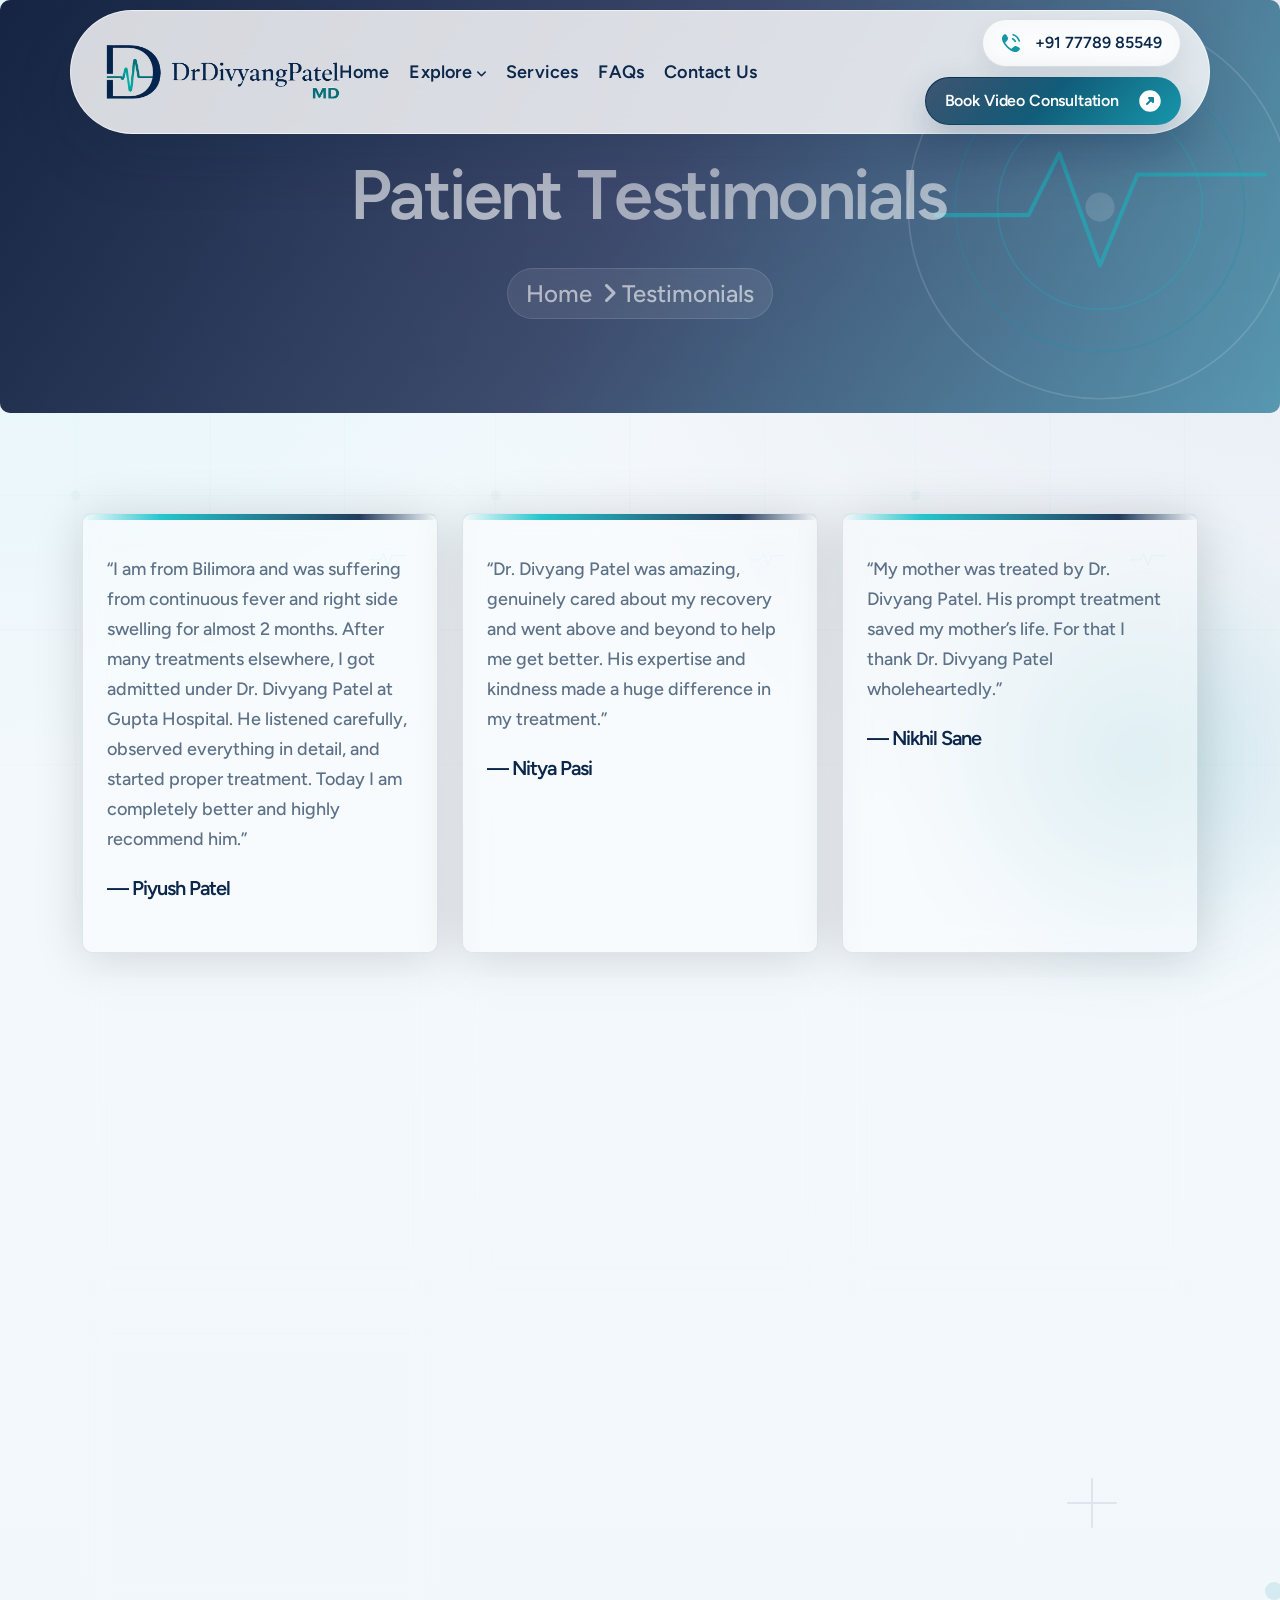
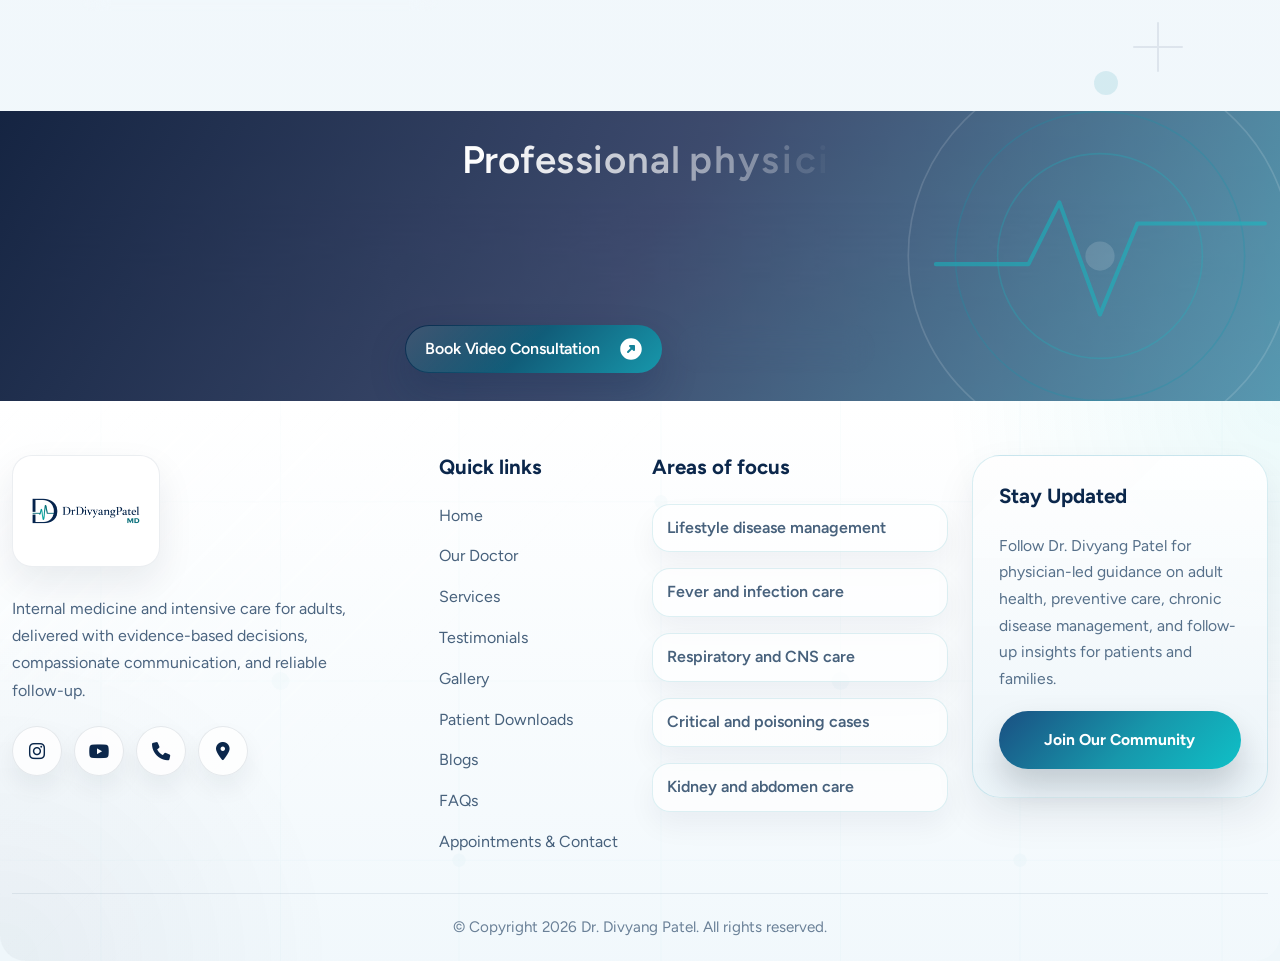
<file: testimonial.html>
<!DOCTYPE html>
<html lang="en">
<head>
     <meta charset="UTF-8">
     <meta name="viewport" content="width=device-width, initial-scale=1.0">
     <title>Testimonials | Dr. Divyang Patel</title>

     <!--=====FAB ICON=======-->
    <link rel="shortcut icon" href="assets/drdivyangpatel/logo_transparent.png">

    <!--===== CSS LINK =======-->
    <link rel="stylesheet" href="assets/css/plugins/bootstrap.min.css">
    <link rel="stylesheet" href="assets/css/plugins/aos.css">
    <link rel="stylesheet" href="assets/css/plugins/fontawesome.css">
    <link rel="stylesheet" href="assets/css/plugins/magnific-popup.css">
    <link rel="stylesheet" href="assets/css/plugins/owlcarousel.min.css">
    <link rel="stylesheet" href="assets/css/plugins/sidebar.css">
    <link rel="stylesheet" href="assets/css/plugins/slick-slider.css">
    <link rel="stylesheet" href="assets/css/plugins/nice-select.css">
    <link rel="stylesheet" href="assets/css/plugins/swiper-bundle.css">
    <link rel="stylesheet" href="assets/css/main.css">
    <link rel="stylesheet" href="assets/css/drdivyang.css">

    <!-- Small inline styles to handle responsive video embeds used in the videos section -->
    <style>
      .video-responsive{position:relative;padding-bottom:56.25%;height:0;overflow:hidden}
      .video-responsive iframe,
      .video-responsive video{position:absolute;top:0;left:0;width:100%;height:100%}
      .video-card h4{margin-top:12px;font-size:1.05rem}
      .testimonial4-boxarea p{min-height:80px}
    </style>

    <!--=====  JS SCRIPT LINK =======-->
    <script src="assets/js/plugins/jquery-3-7-1.min.js"></script>
</head>
<body class="homepage1-body">

<!--===== PRELOADER STARTS =======-->
<div class="cs_preloader">
  <div class="cs_preloader_in dr-preloader-card">
    <div class="dr-preloader-logo-wrap">
      <img src="assets/drdivyangpatel/logo_transparent.png" alt="Dr. Divyang Patel logo" class="dr-preloader-logo">
    </div>
    <p class="dr-preloader-title">Dr. Divyang Patel</p>
    <p class="dr-preloader-subtitle">Physician & Intensivist</p>
    <div class="dr-preloader-bar" aria-hidden="true"><span></span></div>
    <p class="dr-preloader-loading">Preparing your consultation experience</p>
  </div>
</div>

<!--===== PRELOADER ENDS =======-->

<!--===== PROGRESS STARTS=======-->
<div class="paginacontainer">
     <div class="progress-wrap">
       <svg class="progress-circle svg-content" width="100%" height="100%" viewBox="-1 -1 102 102">
         <path d="M50,1 a49,49 0 0,1 0,98 a49,49 0 0,1 0,-98"/>
       </svg>
     </div>
   </div>
 <!--===== PROGRESS ENDS=======-->

<!--=====HEADER START=======-->
<header class="homepage4-body">
  <div id="vl-header-sticky" class="vl-header-area vl-transparent-header">
      <div class="container">
          <div class="row align-items-center row-bg1">
              <div class="col-lg-3 col-md-6 col-6">
                  <div class="vl-logo">
                      <a href="index.html"><img src="assets/drdivyangpatel/logo_transparent.png" alt=""></a>
                  </div>
              </div>
              <div class="col-lg-4 d-none d-lg-block">
                  <div class="vl-main-menu text-center">
                         <nav class="vl-mobile-menu-active">
<ul>
    <li class="has-dropdown">
        <a href="index.html">Home <span class="arrow-size"></i></span></a>
       
    </li>
    <li class="has-dropdown">
      <a href="#">Explore <span class="arrow-size"><i class="fa-solid fa-angle-down d-lg-inline d-none"></i></span></a>
        <ul class="sub-menu">
            <li><a href="doctor-divyang-patel.html">Our Doctor</a></li>
            <li><a href="testimonial.html">Testimonials</a></li>
            <li><a href="Gallery.html">Gallery</a></li>
            <li><a href="https://drdivyangpatelmd.exlyapp.com/blog">Blogs</a></li>
            <li><a href="downloads.html">Patient Downloads</a></li>
            <li><a href="assets/drdivyangpatel/Dhabkara%20no%20punarjanma.pdf" target="_blank" rel="noopener">સફેદ કોટની અંદરની સંવેદના</a></li>
        </ul>
    </li>
    <li class="has-dropdown">
        <a href="services.html">Services <span class="arrow-size"></i></span></a>
    </li>
    <li class="has-dropdown">
        <a href="faq.html">FAQs <span class="arrow-size"></i></span></a>
    </li>
    <li class="has-dropdown">
        <a href="contact.html">Contact Us <span class="arrow-size"></i></span></a>
    </li>
</ul>
                      </nav>
                  </div>
              </div>
              <div class="col-lg-5 col-md-6 col-6">
                <div class="vl-hero-btn d-none d-lg-block text-end">
                  <div class="btn-area1">
                    <a href="tel:+917778985549" class="phone"><svg xmlns="http://www.w3.org/2000/svg" width="20" height="20" viewBox="0 0 20 20" fill="none">
                        <g clip-path="url(#clip0_5825_4343)">
<path d="M4.32688 1.17598C4.79912 1.27359 5.1752 1.59087 5.40887 2.01006L6.15321 3.34544C6.42738 3.83727 6.65811 4.25117 6.80878 4.61098C6.96862 4.99266 7.06355 5.36904 7.02016 5.78518C6.97676 6.20131 6.80622 6.55001 6.57107 6.8905C6.3494 7.21148 6.03823 7.56888 5.66848 7.99356L4.57431 9.25038C4.37824 9.47563 4.2802 9.58821 4.27124 9.72896C4.26228 9.86971 4.34263 9.98996 4.50333 10.2304C5.87299 12.2796 7.71894 14.1262 9.76983 15.497C10.0103 15.6577 10.1305 15.738 10.2712 15.7291C10.412 15.7201 10.5247 15.6221 10.7498 15.426L12.0067 14.3318C12.4314 13.962 12.7888 13.6509 13.1098 13.4292C13.4502 13.194 13.799 13.0235 14.2151 12.9801C14.6312 12.9367 15.0077 13.0317 15.3893 13.1915C15.7491 13.3422 16.163 13.5729 16.6547 13.847L17.9902 14.5915C18.4094 14.8251 18.7267 15.2012 18.8243 15.6734C18.9229 16.1505 18.7775 16.6302 18.4562 17.0244C17.2904 18.4547 15.4227 19.3654 13.4633 18.9701C12.259 18.7272 11.0707 18.3225 9.63342 17.4982C6.74558 15.842 4.15636 13.2514 2.50212 10.367C1.67786 8.92963 1.2731 7.74134 1.03015 6.53696C0.634898 4.5776 1.54559 2.70987 2.9759 1.54412C3.37009 1.22284 3.84971 1.07736 4.32688 1.17598Z" fill="#1496a5"/>
<path fill-rule="evenodd" clip-rule="evenodd" d="M11.3062 1.54C11.4337 1.0978 11.8957 0.842779 12.3379 0.970388C15.5607 1.90041 18.099 4.43862 19.0292 7.66132C19.1567 8.1035 18.9017 8.56545 18.4596 8.69304C18.0174 8.8207 17.5554 8.5657 17.4278 8.1235C16.6565 5.45101 14.5483 3.34295 11.8757 2.57171C11.4336 2.4441 11.1786 1.98219 11.3062 1.54ZM10.7947 5.47187C10.9747 5.04825 11.4639 4.85066 11.8876 5.03055C13.2723 5.6186 14.381 6.72725 14.969 8.11199C15.1489 8.53562 14.9513 9.02487 14.5277 9.20479C14.1041 9.38462 13.6148 9.18704 13.4349 8.76345C13.0157 7.77614 12.2234 6.9839 11.2361 6.56463C10.8125 6.38474 10.6149 5.8955 10.7947 5.47187Z" fill="#1496a5"/>
                        </g>
                        <defs>
<clipPath id="clip0_5825_4343">
  <rect width="20" height="20" fill="white"/>
</clipPath>
                        </defs>
                      </svg>+91 77789 85549</a>
                    <a href="https://drdivyangpatelmd.exlyapp.com/cb578edf-0916-4bcf-a2c8-b572f93a51ea" class="vl-btn4">Book Video Consultation<span><svg xmlns="http://www.w3.org/2000/svg" width="22" height="22" viewBox="0 0 22 22" fill="none">
                        <path fill-rule="evenodd" clip-rule="evenodd" d="M11 0.25C5.06294 0.25 0.25 5.06294 0.25 11C0.25 16.9371 5.06294 21.75 11 21.75C16.9371 21.75 21.75 16.9371 21.75 11C21.75 5.06294 16.9371 0.25 11 0.25ZM10 7C9.5955 7 9.2309 7.24364 9.0761 7.61732C8.92134 7.99099 9.0069 8.42111 9.2929 8.70711L10.5858 10L7.29289 13.2929C6.90237 13.6834 6.90237 14.3166 7.29289 14.7071C7.68342 15.0976 8.31658 15.0976 8.70711 14.7071L12 11.4142L13.2929 12.7071C13.5789 12.9931 14.009 13.0787 14.3827 12.9239C14.7564 12.7691 15 12.4045 15 12V8C15 7.44772 14.5523 7 14 7H10Z" fill="white"/>
                      </svg></span></a>
                </div>
                </div>
                <div class="vl-header-action-item d-block d-lg-none">
                  <button type="button" class="vl-offcanvas-toggle">
                    <i class="fa-solid fa-bars-staggered"></i>
                  </button>
               </div>
              </div>
          </div>
      </div>
  </div>
</header>
 <!--=====HEADER END =======-->

 <!--===== MOBILE HEADER STARTS =======-->
<div class="homepage4-body">
  <div class="vl-offcanvas">
    <div class="vl-offcanvas-wrapper">
        <div class="vl-offcanvas-header d-flex justify-content-between align-items-center mb-90">
            <div class="vl-offcanvas-logo">
            </div>
            <div class="vl-offcanvas-close">
               <button class="vl-offcanvas-close-toggle"><a href="index.html"><img src="assets/drdivyangpatel/logo_transparent.png" alt=""></a></button>
            </div>
        </div>

        <div class="vl-offcanvas-menu d-lg-none mb-40">
            <nav></nav>
        </div>

        <div class="space20"></div>
        <div class="vl-offcanvas-info">
            <div class="space20"></div>
            <span><a href="https://www.instagram.com/dr_divyangpatel_md?igsh=MXVoZnNqd2wxZHJ1Zg%3D%3D&utm_source=qr"> <i class="fa-regular fa-envelope"></i>@dr_divyangpatel_md</a></span>
            <span><a href="tel:+917778985549"><i class="fa-solid fa-phone"></i>+91 77789 85549</a></span>
            <span><a href="https://www.google.com/maps?q=Gupta+Hospital+Station+Road+Bilimora+Navsari+Gujarat"><i class="fa-solid fa-location-dot"></i> 
              Gupta Hospital
              <br>
              Station road, Bilimora, Dist-Navsari, Gujarat
            </a></span>
        </div>
        <!-- <div class="space20"></div>
        <div class="vl-offcanvas-social">
            <h3 class="vl-offcanvas-sm-title">Follow Us</h3>
            <div class="space20"></div> -->
            <!-- <a href="https://www.facebook.com/people/Kidney-Care-Hospital-and-Research-Center/100068045023616/"><i class="fab fa-facebook-f"></i></a>
            <a href="https://www.instagram.com/kidneyhospitaludaipur/"><i class="fab fa-instagram"></i></a> -->
         </div>
    </div>
</div>
<div class="vl-offcanvas-overlay"></div>
</div>
<!--===== MOBILE HEADER ENDS =======-->

<!--===== HERO AREA STARTS =======-->
<div class="inner-header-section-area" style="background-image: url(assets/img/all-images/bg/bg5.avif); background-position: center; background-repeat: no-repeat; background-size: cover;">
  <div class="container"><div class="row align-items-center"><div class="col-lg-12"><div class="hero-header"><h1 class="text-anime-style-1">Patient Testimonials</h1><div class="space28"></div><a href="index.html" class="bradecrumb">Home <i class="fa-solid fa-angle-right"></i>Testimonials</a></div></div></div></div>
</div>

<div class="testimonial-inner-area sp1">
  <div class="container">
    <div class="row g-4">
      <div class="col-lg-4 col-md-6"><div class="testimonial4-boxarea"><div class="space16"></div><p>“I am from Bilimora and was suffering from continuous fever and right side swelling for almost 2 months. After many treatments elsewhere, I got admitted under Dr. Divyang Patel at Gupta Hospital. He listened carefully, observed everything in detail, and started proper treatment. Today I am completely better and highly recommend him.”</p><div class="space24"></div><div class="text-area"><a href="#">— Piyush Patel</a></div></div></div>
      <div class="col-lg-4 col-md-6"><div class="testimonial4-boxarea"><div class="space16"></div><p>“Dr. Divyang Patel was amazing, genuinely cared about my recovery and went above and beyond to help me get better. His expertise and kindness made a huge difference in my treatment.”</p><div class="space24"></div><div class="text-area"><a href="#">— Nitya Pasi</a></div></div></div>
      <div class="col-lg-4 col-md-6"><div class="testimonial4-boxarea"><div class="space16"></div><p>“My mother was treated by Dr. Divyang Patel. His prompt treatment saved my mother’s life. For that I thank Dr. Divyang Patel wholeheartedly.”</p><div class="space24"></div><div class="text-area"><a href="#">— Nikhil Sane</a></div></div></div>
      <div class="col-lg-4 col-md-6"><div class="testimonial4-boxarea"><div class="space16"></div><p>“Highly recommend! Dr. Divyang is incredibly knowledgeable and confident. He is supportive, explains everything in detail, and always answers all the questions raised by the patient.”</p><div class="space24"></div><div class="text-area"><a href="#">— Mitali Patel</a></div></div></div>
      <div class="col-lg-4 col-md-6"><div class="testimonial4-boxarea"><div class="space16"></div><p>“Good diagnosis, good nature, no ego. Very intelligent and dynamic doctor.”</p><div class="space24"></div><div class="text-area"><a href="#">— Vijaykumar Intwala</a></div></div></div>
      <div class="col-lg-4 col-md-6"><div class="testimonial4-boxarea"><div class="space16"></div><p>“Dr. Divyang Patel is the most dynamic person. Very intelligent doctor with quick and correct treatment in time which gives every patient complete satisfaction. We are blessed to have you in our town.”</p><div class="space24"></div><div class="text-area"><a href="#">— Shailesh Mistry</a></div></div></div>
      <div class="col-lg-4 col-md-6"><div class="testimonial4-boxarea"><div class="space16"></div><p>“Dr. Divyang is one of the amazing doctors Bilimora has. He listens and empathizes with the patient so well and never misguides anyone. Kudos to him and his trustworthy service.”</p><div class="space24"></div><div class="text-area"><a href="#">— Viraj Mistry</a></div></div></div>
    </div>
  </div>
</div>
<!--===== CTA AREA STARTS =======-->
<div class="cta4-section-area" style="background-image: url(assets/img/all-images/bg/bg5.avif); background-position: center; background-size: cover; background-repeat: no-repeat;">
  <div class="container">
    <div class="row align-items-center">
      <div class="col-lg-8 m-auto">
        <div class="cta-content-area heading1">
          <h2 class="text-anime-style-3">Professional physician support through video consultation and scheduled appointments.</h2>
          <div class="space24"></div>
          <div class="btn-area1">
            <a href="https://drdivyangpatelmd.exlyapp.com/cb578edf-0916-4bcf-a2c8-b572f93a51ea" class="vl-btn4">Book Video Consultation <span><svg xmlns="http://www.w3.org/2000/svg" width="22" height="22" viewBox="0 0 22 22" fill="none">
                <path fill-rule="evenodd" clip-rule="evenodd" d="M11 0.25C5.06294 0.25 0.25 5.06294 0.25 11C0.25 16.9371 5.06294 21.75 11 21.75C16.9371 21.75 21.75 16.9371 21.75 11C21.75 5.06294 16.9371 0.25 11 0.25ZM10 7C9.5955 7 9.2309 7.24364 9.0761 7.61732C8.92134 7.99099 9.0069 8.42111 9.2929 8.70711L10.5858 10L7.29289 13.2929C6.90237 13.6834 6.90237 14.3166 7.29289 14.7071C7.68342 15.0976 8.31658 15.0976 8.70711 14.7071L12 11.4142L13.2929 12.7071C13.5789 12.9931 14.009 13.0787 14.3827 12.9239C14.7564 12.7691 15 12.4045 15 12V8C15 7.44772 14.5523 7 14 7H10Z" fill="white"/>
              </svg></span></a>
              <a href="tel:+917778985549" class="phone"><svg xmlns="http://www.w3.org/2000/svg" width="20" height="20" viewBox="0 0 20 20" fill="none">
                <g clip-path="url(#clip0_5825_4343)">
                  <path d="M4.32688 1.17598C4.79912 1.27359 5.1752 1.59087 5.40887 2.01006L6.15321 3.34544C6.42738 3.83727 6.65811 4.25117 6.80878 4.61098C6.96862 4.99266 7.06355 5.36904 7.02016 5.78518C6.97676 6.20131 6.80622 6.55001 6.57107 6.8905C6.3494 7.21148 6.03823 7.56888 5.66848 7.99356L4.57431 9.25038C4.37824 9.47563 4.2802 9.58821 4.27124 9.72896C4.26228 9.86971 4.34263 9.98996 4.50333 10.2304C5.87299 12.2796 7.71894 14.1262 9.76983 15.497C10.0103 15.6577 10.1305 15.738 10.2712 15.7291C10.412 15.7201 10.5247 15.6221 10.7498 15.426L12.0067 14.3318C12.4314 13.962 12.7888 13.6509 13.1098 13.4292C13.4502 13.194 13.799 13.0235 14.2151 12.9801C14.6312 12.9367 15.0077 13.0317 15.3893 13.1915C15.7491 13.3422 16.163 13.5729 16.6547 13.847L17.9902 14.5915C18.4094 14.8251 18.7267 15.2012 18.8243 15.6734C18.9229 16.1505 18.7775 16.6302 18.4562 17.0244C17.2904 18.4547 15.4227 19.3654 13.4633 18.9701C12.259 18.7272 11.0707 18.3225 9.63342 17.4982C6.74558 15.842 4.15636 13.2514 2.50212 10.367C1.67786 8.92963 1.2731 7.74134 1.03015 6.53696C0.634898 4.5776 1.54559 2.70987 2.9759 1.54412C3.37009 1.22284 3.84971 1.07736 4.32688 1.17598Z" fill="#1496a5"/>
                  <path fill-rule="evenodd" clip-rule="evenodd" d="M11.3062 1.54C11.4337 1.0978 11.8957 0.842779 12.3379 0.970388C15.5607 1.90041 18.099 4.43862 19.0292 7.66132C19.1567 8.1035 18.9017 8.56545 18.4596 8.69304C18.0174 8.8207 17.5554 8.5657 17.4278 8.1235C16.6565 5.45101 14.5483 3.34295 11.8757 2.57171C11.4336 2.4441 11.1786 1.98219 11.3062 1.54ZM10.7947 5.47187C10.9747 5.04825 11.4639 4.85066 11.8876 5.03055C13.2723 5.6186 14.381 6.72725 14.969 8.11199C15.1489 8.53562 14.9513 9.02487 14.5277 9.20479C14.1041 9.38462 13.6148 9.18704 13.4349 8.76345C13.0157 7.77614 12.2234 6.9839 11.2361 6.56463C10.8125 6.38474 10.6149 5.8955 10.7947 5.47187Z" fill="#1496a5"/>
                </g>
                <defs>
                  <clipPath id="clip0_5825_4343M">
                    <rect width="20" height="20" fill="white"/>
                  </clipPath>
                </defs>
              </svg>+91 77789 85549</a>
        </div>
        </div>
      </div>

    </div>
  </div>
</div>
<!--===== CTA AREA ENDS =======-->

<!--===== FOOTER AREA STARTS =======-->
<div class="vl-footer4-section-area dr-footer-theme">
  <div class="container">
    <div class="dr-footer-main">
      <div class="row">
        <div class="col-lg-4 col-md-6">
          <div class="dr-footer-brand">
            <a href="index.html" class="dr-footer-logo" aria-label="Dr. Divyang Patel home">
              <span class="dr-footer-logo-badge">
                <img src="assets/drdivyangpatel/logo_transparent.png" alt="Dr. Divyang Patel logo">
              </span>
            </a>
            <p>Internal medicine and intensive care for adults, delivered with evidence-based decisions, compassionate communication, and reliable follow-up.</p>
            <div class="dr-footer-social">
              <a href="https://www.instagram.com/dr_divyangpatel_md?igsh=MXVoZnNqd2wxZHJ1Zg%3D%3D&amp;utm_source=qr" aria-label="Instagram"><i class="fa-brands fa-instagram"></i></a>
              <a href="https://www.youtube.com/@dr.divyangpatel02" target="_blank" rel="noopener" aria-label="YouTube channel"><i class="fa-brands fa-youtube"></i></a>
              <a href="tel:+917778985549" aria-label="Call Dr. Divyang Patel"><i class="fa-solid fa-phone"></i></a>
              <a href="https://www.google.com/maps?q=Gupta+Hospital+Station+Road+Bilimora+Navsari+Gujarat" aria-label="Clinic location"><i class="fa-solid fa-location-dot"></i></a>
            </div>
          </div>
        </div>

        <div class="col-lg-2 col-md-6">
          <div class="dr-footer-column">
            <h3>Quick links</h3>
            <ul>
              <li><a href="index.html">Home</a></li>
              <li><a href="doctor-divyang-patel.html">Our Doctor</a></li>
              <li><a href="services.html">Services</a></li>
              <li><a href="testimonial.html">Testimonials</a></li>
              <li><a href="Gallery.html">Gallery</a></li>
              <li><a href="downloads.html">Patient Downloads</a></li>
              <li><a href="https://drdivyangpatelmd.exlyapp.com/blog">Blogs</a></li>
              <li><a href="faq.html">FAQs</a></li>
              <li><a href="contact.html">Appointments &amp; Contact</a></li>
            </ul>
          </div>
        </div>

        <div class="col-lg-3 col-md-6">
          <div class="dr-footer-column dr-footer-services">
            <h3>Areas of focus</h3>
            <ul class="dr-footer-service-list">
              <li><span>Lifestyle disease management</span></li>
              <li><span>Fever and infection care</span></li>
              <li><span>Respiratory and CNS care</span></li>
              <li><span>Critical and poisoning cases</span></li>
              <li><span>Kidney and abdomen care</span></li>
            </ul>
          </div>
        </div>

        <div class="col-lg-3 col-md-6">
          <div class="dr-footer-subscribe">
            <h3>Stay Updated</h3>
            <p>Follow Dr. Divyang Patel for physician-led guidance on adult health, preventive care, chronic disease management, and follow-up insights for patients and families.</p>
            <a href="https://drdivyangpatelmd.exlyapp.com/e467e22a-8691-47d4-a02b-ed1f6fe5d339" class="dr-footer-subscribe-btn">Join Our Community</a>
          </div>
        </div>
      </div>

      <div class="dr-footer-bottom">
        <p>© Copyright 2026 Dr. Divyang Patel. All rights reserved.</p>
      </div>
    </div>
  </div>
</div>
<!--===== FOOTER AREA ENDS =======-->

<!--===== JS SCRIPT LINK =======-->
<script src="assets/js/plugins/bootstrap.min.js"></script>
<script src="assets/js/plugins/fontawesome.js"></script>
<script src="assets/js/plugins/aos.js"></script>
<script src="assets/js/plugins/counter.js"></script>
<script src="assets/js/plugins/gsap.min.js"></script>
<script src="assets/js/plugins/ScrollTrigger.min.js"></script>
<script src="assets/js/plugins/Splitetext.js"></script>
<script src="assets/js/plugins/SmoothScroll.js"></script>
<script src="assets/js/plugins/sidebar.js"></script>
<script src="assets/js/plugins/magnific-popup.js"></script>
<script src="assets/js/plugins/mobilemenu.js"></script>
<script src="assets/js/plugins/owlcarousel.min.js"></script>
<script src="assets/js/plugins/nice-select.js"></script>
<script src="assets/js/plugins/waypoints.js"></script>
<script src="assets/js/plugins/slick-slider.js"></script>
<script src="assets/js/plugins/circle-progress.js"></script>
<script src="assets/js/plugins/swiper.js"></script>
<script src="assets/js/main.js"></script>

</body>
</html>
</file>
<file: assets/css/plugins/nice-select.css>
.nice-select {
    -webkit-tap-highlight-color: transparent;
    background-color: #fff;
    border-radius: 5px;
    border: solid 1px #e8e8e8;
    box-sizing: border-box;
    clear: both;
    cursor: pointer;
    display: block;
    float: left;
    font-family: inherit;
    font-size: 14px;
    font-weight: normal;
    height: 42px;
    line-height: 40px;
    outline: none;
    padding-left: 18px;
    padding-right: 30px;
    position: relative;
    text-align: left !important;
    -webkit-transition: all 0.2s ease-in-out;
    transition: all 0.2s ease-in-out;
    -webkit-user-select: none;
       -moz-user-select: none;
        -ms-user-select: none;
            user-select: none;
    white-space: nowrap;
    width: auto; }
    .nice-select:hover {
      border-color: #dbdbdb; }
    .nice-select:active, .nice-select.open, .nice-select:focus {
      border-color: #999; }
    .nice-select:after {
      border-bottom: 2px solid #999;
      border-right: 2px solid #999;
      content: '';
      display: block;
      height: 5px;
      margin-top: -4px;
      pointer-events: none;
      position: absolute;
      right: 12px;
      top: 50%;
      -webkit-transform-origin: 66% 66%;
          -ms-transform-origin: 66% 66%;
              transform-origin: 66% 66%;
      -webkit-transform: rotate(45deg);
          -ms-transform: rotate(45deg);
              transform: rotate(45deg);
      -webkit-transition: all 0.15s ease-in-out;
      transition: all 0.15s ease-in-out;
      width: 5px; }
    .nice-select.open:after {
      -webkit-transform: rotate(-135deg);
          -ms-transform: rotate(-135deg);
              transform: rotate(-135deg); }
    .nice-select.open .list {
      opacity: 1;
      pointer-events: auto;
      -webkit-transform: scale(1) translateY(0);
          -ms-transform: scale(1) translateY(0);
              transform: scale(1) translateY(0); }
    .nice-select.disabled {
      border-color: #ededed;
      color: #999;
      pointer-events: none; }
      .nice-select.disabled:after {
        border-color: #cccccc; }
    .nice-select.wide {
      width: 100%; }
      .nice-select.wide .list {
        left: 0 !important;
        right: 0 !important; }
    .nice-select.right {
      float: right; }
      .nice-select.right .list {
        left: auto;
        right: 0; }
    .nice-select.small {
      font-size: 12px;
      height: 36px;
      line-height: 34px; }
      .nice-select.small:after {
        height: 4px;
        width: 4px; }
      .nice-select.small .option {
        line-height: 34px;
        min-height: 34px; }
    .nice-select .list {
      background-color: #fff;
      border-radius: 5px;
      box-shadow: 0 0 0 1px rgba(68, 68, 68, 0.11);
      box-sizing: border-box;
      margin-top: 4px;
      opacity: 0;
      overflow: hidden;
      padding: 0;
      pointer-events: none;
      position: absolute;
      top: 100%;
      left: 0;
      -webkit-transform-origin: 50% 0;
          -ms-transform-origin: 50% 0;
              transform-origin: 50% 0;
      -webkit-transform: scale(0.75) translateY(-21px);
          -ms-transform: scale(0.75) translateY(-21px);
              transform: scale(0.75) translateY(-21px);
      -webkit-transition: all 0.2s cubic-bezier(0.5, 0, 0, 1.25), opacity 0.15s ease-out;
      transition: all 0.2s cubic-bezier(0.5, 0, 0, 1.25), opacity 0.15s ease-out;
      z-index: 9; }
      .nice-select .list:hover .option:not(:hover) {
        background-color: transparent !important; }
    .nice-select .option {
      cursor: pointer;
      font-weight: 400;
      line-height: 40px;
      list-style: none;
      min-height: 40px;
      outline: none;
      padding-left: 18px;
      padding-right: 29px;
      text-align: left;
      -webkit-transition: all 0.2s;
      transition: all 0.2s; }
      .nice-select .option:hover, .nice-select .option.focus, .nice-select .option.selected.focus {
        background-color: #f6f6f6; }
      .nice-select .option.selected {
        font-weight: bold; }
      .nice-select .option.disabled {
        background-color: transparent;
        color: #999;
        cursor: default; }
  
  .no-csspointerevents .nice-select .list {
    display: none; }
  
  .no-csspointerevents .nice-select.open .list {
    display: block; }
</file>
<file: assets/css/plugins/owlcarousel.min.css>
blog/**
 * Owl Carousel v2.3.4
 * Copyright 2013-2018 David Deutsch
 * Licensed under: SEE LICENSE IN https://github.com/OwlCarousel2/OwlCarousel2/blob/master/LICENSE
 */
 .owl-carousel,.owl-carousel .owl-item{-webkit-tap-highlight-color:transparent;position:relative}.owl-carousel{display:none;width:100%;z-index:1}.owl-carousel .owl-stage{position:relative;-ms-touch-action:pan-Y;touch-action:manipulation;-moz-backface-visibility:hidden}.owl-carousel .owl-stage:after{content:".";display:block;clear:both;visibility:hidden;line-height:0;height:0}.owl-carousel .owl-stage-outer{position:relative;overflow:hidden;-webkit-transform:translate3d(0,0,0)}.owl-carousel .owl-item,.owl-carousel .owl-wrapper{-webkit-backface-visibility:hidden;-moz-backface-visibility:hidden;-ms-backface-visibility:hidden;-webkit-transform:translate3d(0,0,0);-moz-transform:translate3d(0,0,0);-ms-transform:translate3d(0,0,0)}.owl-carousel .owl-item{min-height:1px;float:left;-webkit-backface-visibility:hidden;-webkit-touch-callout:none}.owl-carousel .owl-item img{display:block;width:100%}.owl-carousel .owl-dots.disabled,.owl-carousel .owl-nav.disabled{display:none}.no-js .owl-carousel,.owl-carousel.owl-loaded{display:block}.owl-carousel .owl-dot,.owl-carousel .owl-nav .owl-next,.owl-carousel .owl-nav .owl-prev{cursor:pointer;-webkit-user-select:none;-khtml-user-select:none;-moz-user-select:none;-ms-user-select:none;user-select:none}.owl-carousel .owl-nav button.owl-next,.owl-carousel .owl-nav button.owl-prev,.owl-carousel button.owl-dot{background:0 0;color:inherit;border:none;padding:0!important;font:inherit}.owl-carousel.owl-loading{opacity:0;display:block}.owl-carousel.owl-hidden{opacity:0}.owl-carousel.owl-refresh .owl-item{visibility:hidden}.owl-carousel.owl-drag .owl-item{-ms-touch-action:pan-y;touch-action:pan-y;-webkit-user-select:none;-moz-user-select:none;-ms-user-select:none;user-select:none}.owl-carousel.owl-grab{cursor:move;cursor:grab}.owl-carousel.owl-rtl{direction:rtl}.owl-carousel.owl-rtl .owl-item{float:right}.owl-carousel .animated{animation-duration:1s;animation-fill-mode:both}.owl-carousel .owl-animated-in{z-index:0}.owl-carousel .owl-animated-out{z-index:1}.owl-carousel .fadeOut{animation-name:fadeOut}@keyframes fadeOut{0%{opacity:1}100%{opacity:0}}.owl-height{transition:height .5s ease-in-out}.owl-carousel .owl-item .owl-lazy{opacity:0;transition:opacity .4s ease}.owl-carousel .owl-item .owl-lazy:not([src]),.owl-carousel .owl-item .owl-lazy[src^=""]{max-height:0}.owl-carousel .owl-item img.owl-lazy{transform-style:preserve-3d}.owl-carousel .owl-video-wrapper{position:relative;height:100%;background:#000}.owl-carousel .owl-video-play-icon{position:absolute;height:80px;width:80px;left:50%;top:50%;margin-left:-40px;margin-top:-40px;background:url(owl.video.play.png) no-repeat;cursor:pointer;z-index:1;-webkit-backface-visibility:hidden;transition:transform .1s ease}.owl-carousel .owl-video-play-icon:hover{-ms-transform:scale(1.3,1.3);transform:scale(1.3,1.3)}.owl-carousel .owl-video-playing .owl-video-play-icon,.owl-carousel .owl-video-playing .owl-video-tn{display:none}.owl-carousel .owl-video-tn{opacity:0;height:100%;background-position:center center;background-repeat:no-repeat;background-size:contain;transition:opacity .4s ease}.owl-carousel .owl-video-frame{position:relative;z-index:1;height:100%;width:100%}
</file>
<file: assets/css/plugins/sidebar.css>
/*!
* metismenu https://github.com/onokumus/metismenu#readme
* A jQuery menu plugin
* @version 3.0.6
* @author Osman Nuri Okumus <onokumus@gmail.com> (https://github.com/onokumus)
* @license: MIT 
*/

.metismenu .arrow {
  float: right;
  line-height: 1.42857;
}

*[dir="rtl"] .metismenu .arrow {
  float: left;
}

/*
   * Require Bootstrap 3.x
   * https://github.com/twbs/bootstrap
  */

.metismenu .glyphicon.arrow:before {
  content: "\e079";
}

.metismenu .mm-active>a>.glyphicon.arrow:before {
  content: "\e114";
}

/*
   * Require Font-Awesome
   * http://fortawesome.github.io/Font-Awesome/
  */

.metismenu .fa.arrow:before {
  content: "\f104";
}

.metismenu .mm-active>a>.fa.arrow:before {
  content: "\f107";
}

/*
   * Require Ionicons
   * http://ionicons.com/
  */

.metismenu .ion.arrow:before {
  content: "\f3d2"
}

.metismenu .mm-active>a>.ion.arrow:before {
  content: "\f3d0";
}

.metismenu .plus-times {
  float: right;
}

*[dir="rtl"] .metismenu .plus-times {
  float: left;
}

.metismenu .fa.plus-times:before {
  content: "\f067";
}

.metismenu .mm-active>a>.fa.plus-times {
  transform: rotate(45deg);
}

.metismenu .plus-minus {
  float: right;
}

*[dir="rtl"] .metismenu .plus-minus {
  float: left;
}

.metismenu .fa.plus-minus:before {
  content: "\f067";
}

.metismenu .mm-active>a>.fa.plus-minus:before {
  content: "\f068";
}

.metismenu .mm-collapse:not(.mm-show) {
  display: none;
}

.metismenu .mm-collapsing {
  position: relative;
  height: 0;
  overflow: hidden;
  transition-timing-function: ease;
  transition-duration: .35s;
  transition-property: height, visibility;
}

.metismenu .has-arrow {
  position: relative;
}

.metismenu .has-arrow::after {
  position: absolute;
  content: '';
  width: .5em;
  height: .5em;
  border-width: 1px 0 0 1px;
  border-style: solid;
  border-color: currentColor;
  border-color: initial;
  right: 1em;
  transform: rotate(-45deg) translate(0, -50%);
  transform-origin: top;
  top: 50%;
  transition: all .3s ease-out;
}

*[dir="rtl"] .metismenu .has-arrow::after {
  right: auto;
  left: 1em;
  transform: rotate(135deg) translate(0, -50%);
}

.metismenu .mm-active>.has-arrow::after, .metismenu .has-arrow[aria-expanded="true"]::after {
  transform: rotate(-135deg) translate(0, -50%);
}

*[dir="rtl"] .metismenu .mm-active>.has-arrow::after, *[dir="rtl"] .metismenu .has-arrow[aria-expanded="true"]::after {
  transform: rotate(225deg) translate(0, -50%);
}

/* custom code */

.hamburger-menu {
  display: inline-block;
}

.hamburger-menu a {
  display: inline-block;
}

.body-overlay {
  background-color: #000000;
  height: 950px;
  width: 100%;
  position: fixed;
  top: 0;
  z-index: 1010;
  left: 0;
  opacity: 0;
  visibility: hidden;
  transition: all 0.3s linear 0s;
  transition: all 600ms ease;
  -webkit-transition: all 600ms ease;
  -moz-transition: all 600ms ease;
  -ms-transition: all 600ms ease;
  -o-transition: all 600ms ease;
}

.body-overlay.active {
  opacity: .5;
  visibility: visible;
}

.side-mobile-menu ul li a {
  padding: 13px 0;
  display: block;
  border-bottom: 1px solid rgba(0, 0, 0, 0.05);
  font-size: 14px;
  color: #000;
  font-weight: 600;
  text-transform: uppercase;
  position: relative;
}

.side-mobile-menu ul li a[aria-expanded="true"] {
  color: var(--color-primary);
}

.side-mobile-menu ul li a:hover {
  color: var(--color-primary);
  padding-left: 5px;
}

.side-mobile-menu ul li ul li:hover>a {
  color: var(--color-primary);
  padding-left: 20px;
}

.side-mobile-menu ul li ul li:hover>a::before {
  background: var(--color-primary);
  border-color: var(--color-primary) !important;
}

.slide-bar.style-2 .side-mobile-menu ul li a[aria-expanded="true"],
.slide-bar.style-2 .side-mobile-menu ul li a:hover,
.slide-bar.style-2 .side-mobile-menu ul li ul li:hover>a {
  color: #2962FF;
}
.slide-bar.style-2 .side-mobile-menu ul li ul li:hover>a::before {
  background: #2962FF;
  border-color: #2962FF !important;
}





.side-mobile-menu ul {
  list-style: none;
  margin: 0;
  padding: 0;
}


.slide-bar {
    position: fixed;
    overflow-y: auto;
    top: 0;
    right: -860px;
    right: -860px;
    max-width: 830px;
    padding: 50px 50px;
    height: 900px;
    display: block;
    background-color: var(--color-white);
    z-index: 1020;
transition-duration: 500ms;
background-color: #fff;
}


.side-mobile-menu {
    display: none;
}
.slide-bar.show {
  right: 0;
}

.side-mobile-menu ul li ul li {
  padding-left: 15px;
}

.side-mobile-menu ul li ul li a {
  position: relative;
  padding-left: 15px;
  text-transform: capitalize;
  font-size: 16px;
}

.side-mobile-menu ul li.dropdown>a::after {
  position: absolute;
  content: "";
  width: 8px;
  height: 8px;
  border-width: 0 2px 2px 0;
  border-style: solid;
  border-color: initial;
  right: 16px;
  top: 50%;
  -webkit-transform: rotate(-45deg) translateY(-50%);
  -webkit-transform-origin: top;
  transform-origin: top;
  transition: all 0.3s ease-out;
  transform: rotate(-45deg) translateY(-50%);
  -moz-transform: rotate(-45deg) translateY(-50%);
  -ms-transform: rotate(-45deg) translateY(-50%);
  -o-transform: rotate(-45deg) translateY(-50%);
}

.side-mobile-menu ul li.dropdown a[aria-expanded="true"]::after {
  -webkit-transform: rotate(-135deg) translateY(-50%);
  transform: rotate(45deg) translateY(-50%);
}

.side-mobile-menu ul li ul li a::before {
  content: "";
  width: 8px;
  height: 8px;
  position: absolute;
  left: 0;
  top: 50%;
  transform: translateY(-50%);
  border: 2px solid #101a23;
  border-radius: 50%;
}

.side-mobile-menu ul li ul li a {
  text-transform: capitalize;
  font-size: 15px;
}

.close-mobile-menu a {
  color: #fff;
  position: relative;
  z-index: 2;
  font-size: 16px;
  left: 0;
  display: block;
}


.close-mobile-menu {
  position: absolute;
  top: 0;
  right: 0;
  text-align: center;
  line-height: 40px;
  transition: .3s;
  -webkit-transition: .3s;
  -moz-transition: .3s;
  -ms-transition: .3s;
  -o-transition: .3s;
}

.slide-bar .tx-close {
    background: rgba(150,144,162,.08);
    width: 54px;
    height: 54px;
    border-width: 18px;
}
.slide-bar .tx-close::before, .slide-bar .tx-close::after {
    background-color: #000;
}


.header-mobile-search input {
  width: 100%;
  height: 50px;
  background-color: #fff;
  padding: 0 18px;
  padding-right: 40px;
  font-size: 14px;
  border: 1px solid #ececec;
  transition: .3s;
  -webkit-transition: .3s;
  -moz-transition: .3s;
  -ms-transition: .3s;
  -o-transition: .3s;
  border-radius: 3px;
}

.header-mobile-search input:focus {
  border-color: var(--color-primary);
}

.header-mobile-search {
  margin-bottom: 15px;
  position: relative;
  display: block;
}

.header-mobile-search button {
  position: absolute;
  width: 50px;
  height: 100%;
  right: 0;
  line-height: 100%;
  padding: 0;
  border: none;
  background-color: initial;
  background-image: none;
  color: #3a505f;
  top: 0;
  cursor: pointer;
}
</file>
